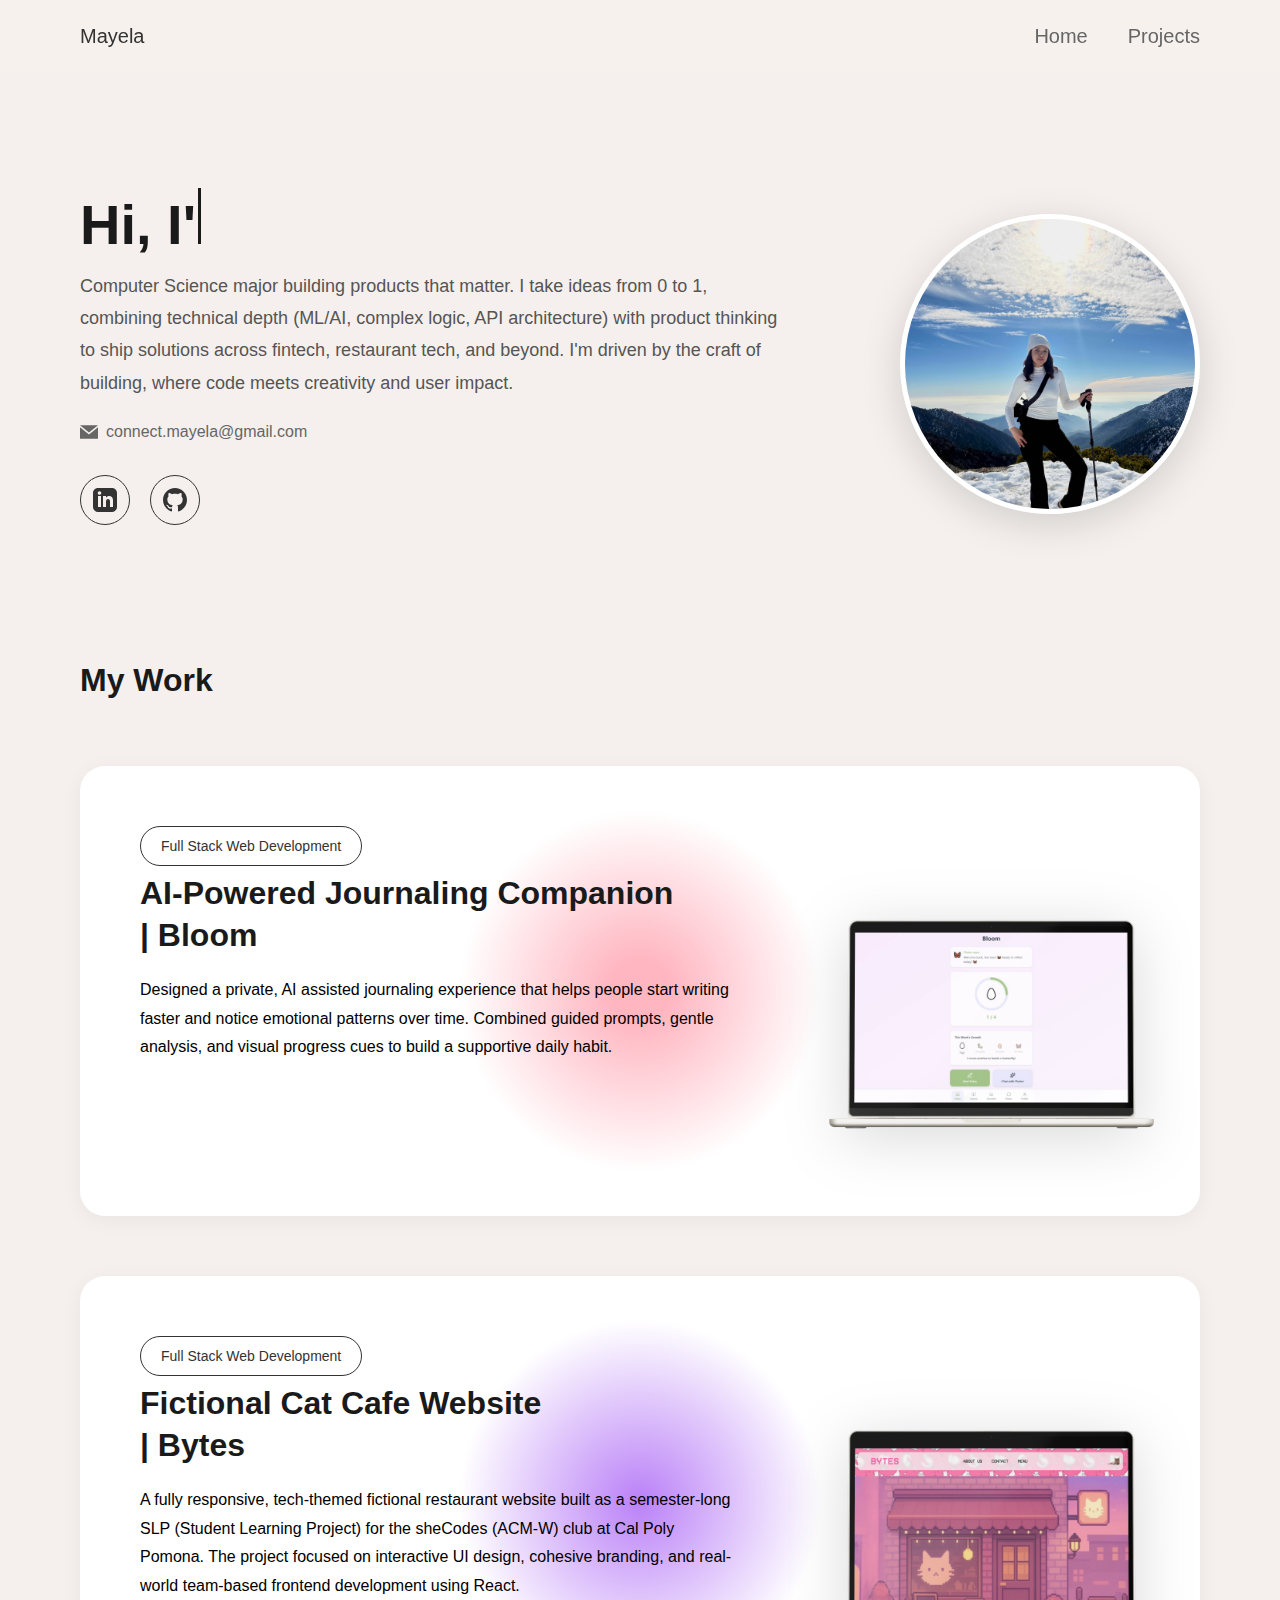
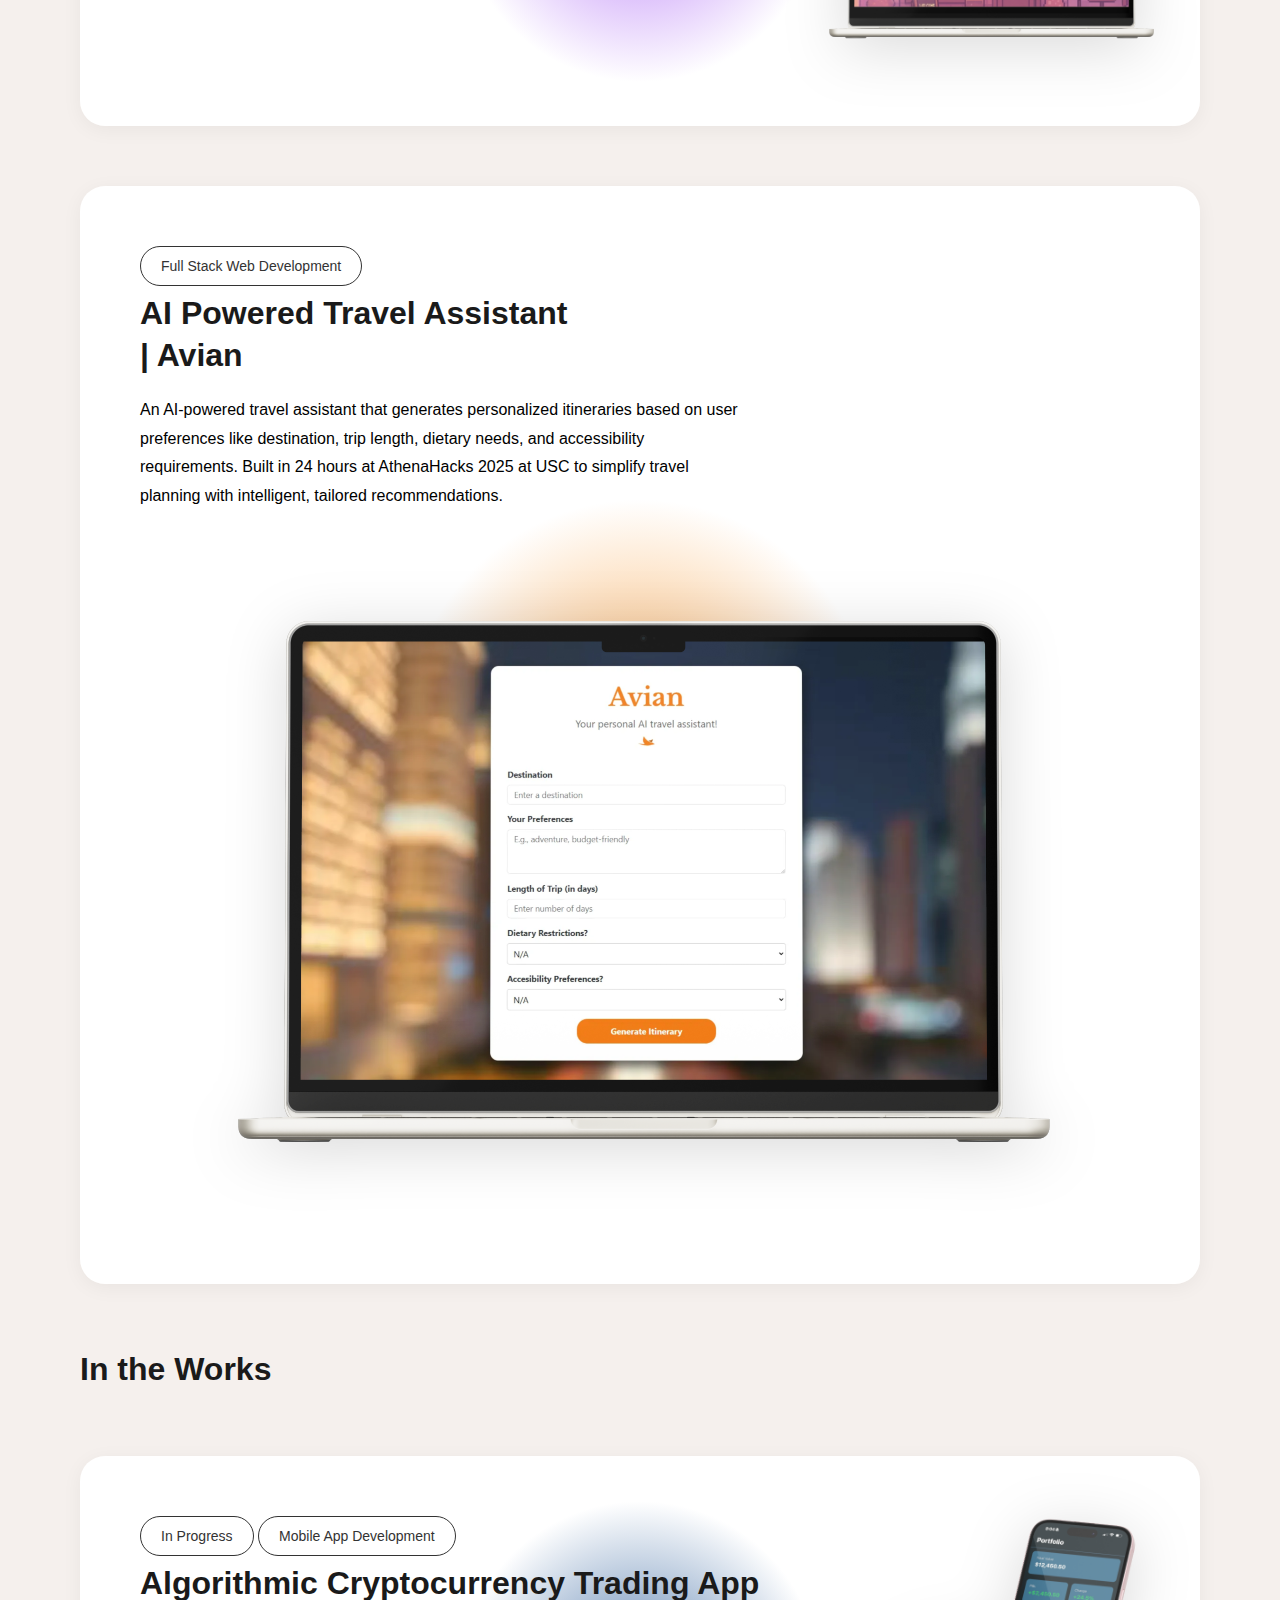
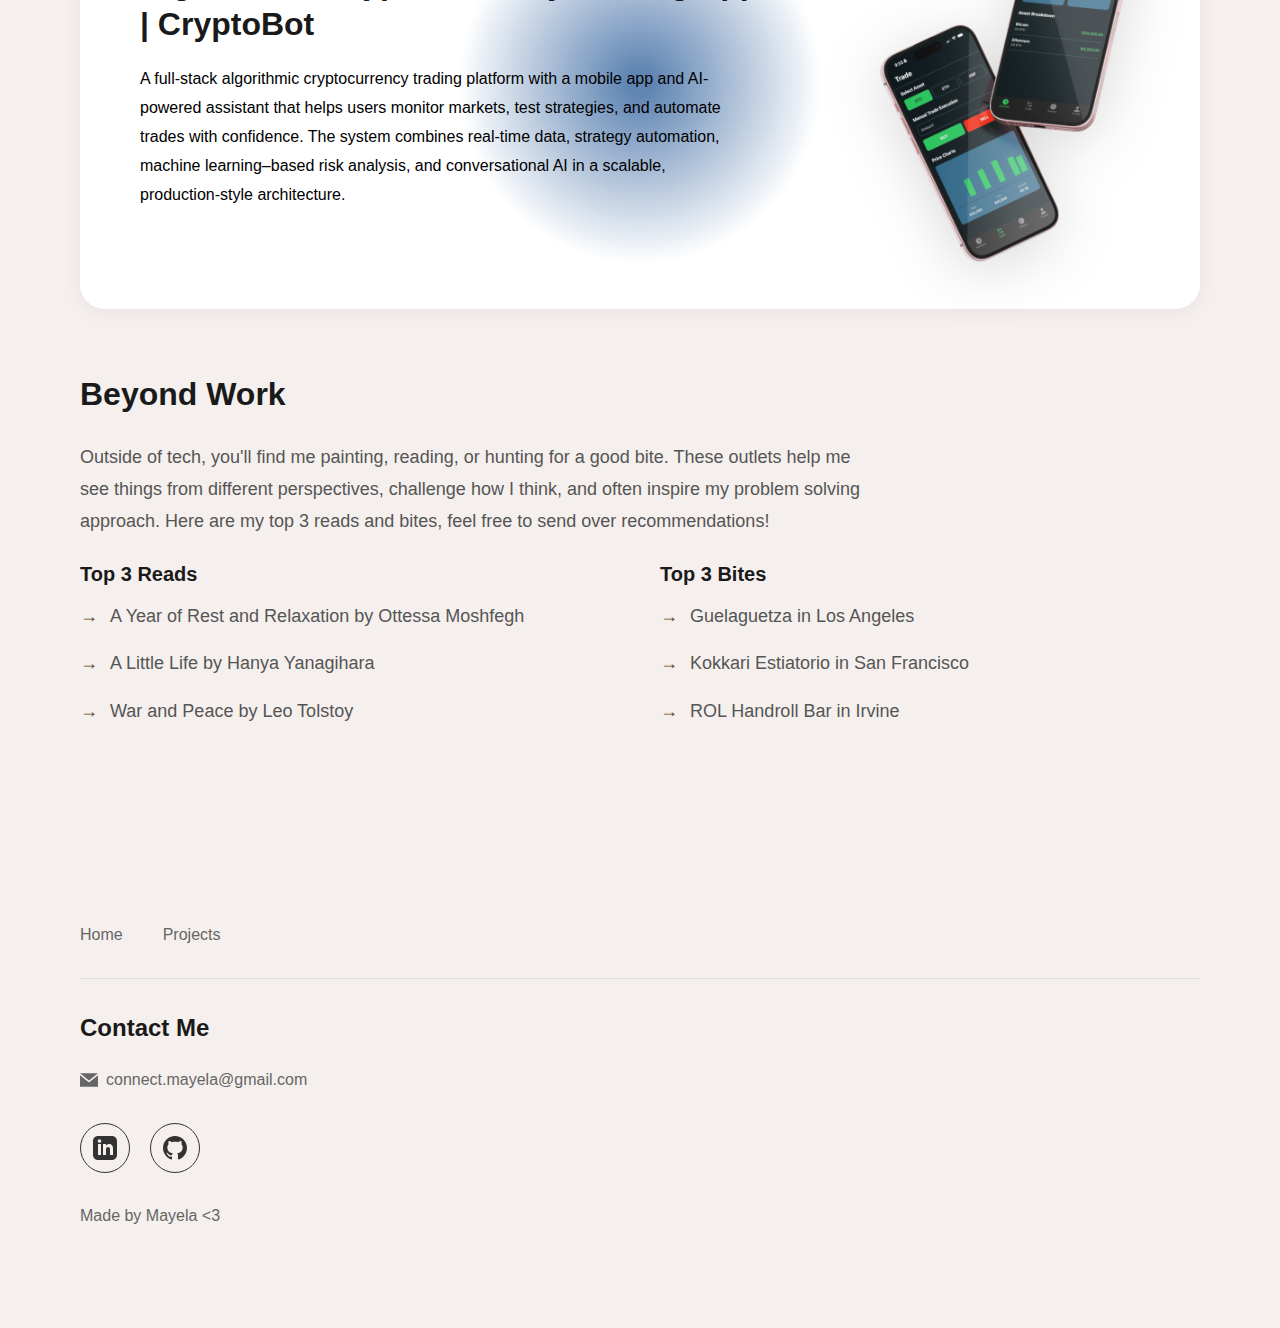
<file: index.html>
<!DOCTYPE html>
<html lang="en">
<head>
    <meta charset="UTF-8">
    <meta name="viewport" content="width=device-width, initial-scale=1.0">
    <title>Mayela - Portfolio</title>
    <link rel="stylesheet" href="styles.css">
</head>
<body>
<!-- Navigation -->
<nav class="navbar">
    <div class="nav-container">
        <div class="logo"><a href="index.html" class="logo-link">Mayela</a></div>
        <ul class="nav-menu">
            <li><a href="index.html" class="nav-link">Home</a></li>
            <li><a href="index.html#projects" class="nav-link">Projects</a></li>
        </ul>
    </div>
</nav>

<!-- Hero Section -->
<section id="home" class="hero">
    <div class="container">
        <div class="hero-content">
            <div class="hero-text">
                <div class="hero-title-wrapper">
                    <h1 class="hero-title-animated" id="hero-typing"></h1>
                </div>
                <p class="hero-description">
                    Computer Science major building products that matter. I take ideas from 0 to 1, combining technical depth 
                    (ML/AI, complex logic, API architecture) with product thinking to ship solutions across fintech, restaurant 
                    tech, and beyond. I'm driven by the craft of building, where code meets creativity and user impact.
                </p>

                <!-- Email and Social Links -->
                <p class="hero-email">
                    <svg width="18" height="18" viewBox="0 0 24 24" fill="currentColor">
                        <path d="M12 12.713l-11.985-9.713h23.97l-11.985 9.713zm0 2.574l-12-9.725v15.438h24v-15.438l-12 9.725z"/>
                    </svg>
                    connect.mayela@gmail.com
                </p>
                
                <div class="social-links">
                    <a href="https://linkedin.com/in/mayelaa" target="_blank" class="social-link" aria-label="LinkedIn">
                        <svg width="24" height="24" viewBox="0 0 24 24" fill="currentColor">
                            <path d="M19 0h-14c-2.761 0-5 2.239-5 5v14c0 2.761 2.239 5 5 5h14c2.762 0 5-2.239 5-5v-14c0-2.761-2.238-5-5-5zm-11 19h-3v-11h3v11zm-1.5-12.268c-.966 0-1.75-.79-1.75-1.764s.784-1.764 1.75-1.764 1.75.79 1.75 1.764-.783 1.764-1.75 1.764zm13.5 12.268h-3v-5.604c0-3.368-4-3.113-4 0v5.604h-3v-11h3v1.765c1.396-2.586 7-2.777 7 2.476v6.759z"/>
                        </svg>
                    </a>
                    <a href="https://github.com/mayela101" target="_blank" class="social-link" aria-label="GitHub">
                        <svg width="24" height="24" viewBox="0 0 24 24" fill="currentColor">
                            <path d="M12 0c-6.626 0-12 5.373-12 12 0 5.302 3.438 9.8 8.207 11.387.599.111.793-.261.793-.577v-2.234c-3.338.726-4.033-1.416-4.033-1.416-.546-1.387-1.333-1.756-1.333-1.756-1.089-.745.083-.729.083-.729 1.205.084 1.839 1.237 1.839 1.237 1.07 1.834 2.807 1.304 3.492.997.107-.775.418-1.305.762-1.604-2.665-.305-5.467-1.334-5.467-5.931 0-1.311.469-2.381 1.236-3.221-.124-.303-.535-1.524.117-3.176 0 0 1.008-.322 3.301 1.23.957-.266 1.983-.399 3.003-.404 1.02.005 2.047.138 3.006.404 2.291-1.552 3.297-1.23 3.297-1.23.653 1.653.242 2.874.118 3.176.77.84 1.235 1.911 1.235 3.221 0 4.609-2.807 5.624-5.479 5.921.43.372.823 1.102.823 2.222v3.293c0 .319.192.694.801.576 4.765-1.589 8.199-6.086 8.199-11.386 0-6.627-5.373-12-12-12z"/>
                        </svg>
                    </a>
                </div>
            </div>

            <!-- Profile Picture -->
            <div class="hero-image">
                <img src="mayela.jpg" alt="Mayela" class="profile-picture">
            </div>
        </div>
    </div>
</section>

    <!-- Projects Section -->
    <section id="projects" class="projects">
        <div class="container">

        <div class="content-section">
                <h2>My Work</h2>
        </div>
            <a href="bloom.html" class="project-link">
                <div class="project-card">
                    <div class="project-content">
                        <span class="project-tag">Full Stack Web Development</span>
                        <h2 class="project-title">AI-Powered Journaling Companion</h2>
                        <h2 class="project-title1">| Bloom</h2>
                        <p class="project-description">
                            Designed a private, AI assisted journaling experience that helps people start 
                            writing faster and notice emotional patterns over time. Combined guided prompts, 
                            gentle analysis, and visual progress cues to build a supportive daily habit.
                        </p>
                    </div>
                    <!-- Laptop Mockup Image -->
                    <div class="project-mockup">
                        <img src="sample3.png" alt="Bloom App Mockup" class="device-mockup">
                    </div>
                </div>
            </a>


            <a href="bytes.html" class="project-link">
                <div class="project-card3">
                    <div class="project-content">
                        <span class="project-tag">Full Stack Web Development</span>
                        <h2 class="project-title">Fictional Cat Cafe Website</h2>
                        <h2 class="project-title1">| Bytes</h2>
                        <p class="project-description">
                            A fully responsive, tech-themed fictional restaurant website built as a semester-long SLP 
                            (Student Learning Project) for the sheCodes (ACM-W) club at Cal Poly Pomona. The project 
                            focused on interactive UI design, cohesive branding, and real-world team-based frontend 
                            development using React.
                        </p>
                    </div>
                    <!-- Laptop Mockup Image -->
                    <div class="project-mockup3">
                        <img src="mockup4.png" alt="Bytes Cafe Mockup" class="device-mockup">
                    </div>
                </div>
            </a>

            

            <a href="avian.html" class="project-link">
                <div class="project-card4">
                    <div class="project-content">
                        <span class="project-tag">Full Stack Web Development</span>
                        <h2 class="project-title">AI Powered Travel Assistant</h2>
                        <h2 class="project-title1">| Avian</h2>
                        <p class="project-description">
                            An AI-powered travel assistant that generates personalized itineraries based on user preferences like 
                            destination, trip length, dietary needs, and accessibility requirements. Built in 24 hours at AthenaHacks 
                            2025 at USC to simplify travel planning with intelligent, tailored recommendations.
                        </p>
                    </div>
                    <!-- Laptop Mockup Image -->
                    <div class="project-mockup5">
                        <img src="mockup5.png" alt="Avian Cafe Mockup" class="device-mockup">
                    </div>
                </div>
            </a>

            <div class="content-section">
                <h2>In the Works</h2>
            </div>

                        <a href="cryptobot.html" class="project-link">
                <div class="project-card2">
                    <div class="project-content">
                                                <span class="project-tag">In Progress</span>
                        <span class="project-tag">Mobile App Development</span>
                        <h2 class="project-title">Algorithmic Cryptocurrency Trading App</h2>
                        <h2 class="project-title1">| CryptoBot</h2>
                        <p class="project-description">
                            A full-stack algorithmic cryptocurrency trading platform with a mobile app and 
                            AI-powered assistant that helps users monitor markets, test strategies, and automate 
                            trades with confidence. The system combines real-time data, strategy automation, 
                            machine learning–based risk analysis, and conversational AI in a scalable, production-style 
                            architecture.
                        </p>
                    </div>
                    <!-- Phone Mockup Image -->
                    <div class="project-mockup2">
                        <img src="mockup3.png" alt="CryptoBot App Mockup" class="device-mockup">
                    </div>
                </div>
            </a>

            <div class="content-section">
                <h2>Beyond Work</h2>
                    <p>Outside of tech, you'll find me painting, reading, or hunting for a good bite. These outlets 
                    help me see things from different perspectives, challenge how I think, and often inspire my problem
                    solving approach. Here are my top 3 reads and bites, feel free to send over recommendations!</p>

                
                <div class="reads-bites-container">
                    <div class="column">
                        <h4>Top 3 Reads</h4>
                        <ul>
                            <li>A Year of Rest and Relaxation by Ottessa Moshfegh</li>
                            <li>A Little Life by Hanya Yanagihara</li>
                            <li>War and Peace by Leo Tolstoy</li>
                        </ul>
                    </div>
                    
                    <div class="column">
                        <h4>Top 3 Bites</h4>
                        <ul>
                            <li>Guelaguetza in Los Angeles</li>
                            <li>Kokkari Estiatorio in San Francisco</li>
                            <li>ROL Handroll Bar in Irvine</li>
                        </ul>
                    </div>
                </div>
                
            </div>
            
        </div>
    </section>

<!-- Contact Section -->
<section id="contact" class="contact">
    <div class="container">
        <!-- Contact Heading -->
        
        <!-- Navigation Links -->
        <div class="footer-nav">
            <a href="index.html" class="footer-nav-link">Home</a>
            <a href="index.html#projects" class="footer-nav-link">Projects</a>
        </div>
        
        <!-- Social Links -->
        <h3 class="contact-heading">Contact Me</h3>
        <p>
                <svg width="18" height="18" viewBox="0 0 24 24" fill="currentColor">
                    <path d="M12 12.713l-11.985-9.713h23.97l-11.985 9.713zm0 2.574l-12-9.725v15.438h24v-15.438l-12 9.725z"/>
                </svg>
                connect.mayela@gmail.com
        </p>
        <div class="social-links">

            <a href="https://linkedin.com/in/mayelaa" target="_blank" class="social-link" aria-label="LinkedIn">
                <svg width="24" height="24" viewBox="0 0 24 24" fill="currentColor">
                    <path d="M19 0h-14c-2.761 0-5 2.239-5 5v14c0 2.761 2.239 5 5 5h14c2.762 0 5-2.239 5-5v-14c0-2.761-2.238-5-5-5zm-11 19h-3v-11h3v11zm-1.5-12.268c-.966 0-1.75-.79-1.75-1.764s.784-1.764 1.75-1.764 1.75.79 1.75 1.764-.783 1.764-1.75 1.764zm13.5 12.268h-3v-5.604c0-3.368-4-3.113-4 0v5.604h-3v-11h3v1.765c1.396-2.586 7-2.777 7 2.476v6.759z"/>
                </svg>
            </a>
            <a href="https://github.com/mayela101" target="_blank" class="social-link" aria-label="GitHub">
                <svg width="24" height="24" viewBox="0 0 24 24" fill="currentColor">
                    <path d="M12 0c-6.626 0-12 5.373-12 12 0 5.302 3.438 9.8 8.207 11.387.599.111.793-.261.793-.577v-2.234c-3.338.726-4.033-1.416-4.033-1.416-.546-1.387-1.333-1.756-1.333-1.756-1.089-.745.083-.729.083-.729 1.205.084 1.839 1.237 1.839 1.237 1.07 1.834 2.807 1.304 3.492.997.107-.775.418-1.305.762-1.604-2.665-.305-5.467-1.334-5.467-5.931 0-1.311.469-2.381 1.236-3.221-.124-.303-.535-1.524.117-3.176 0 0 1.008-.322 3.301 1.23.957-.266 1.983-.399 3.003-.404 1.02.005 2.047.138 3.006.404 2.291-1.552 3.297-1.23 3.297-1.23.653 1.653.242 2.874.118 3.176.77.84 1.235 1.911 1.235 3.221 0 4.609-2.807 5.624-5.479 5.921.43.372.823 1.102.823 2.222v3.293c0 .319.192.694.801.576 4.765-1.589 8.199-6.086 8.199-11.386 0-6.627-5.373-12-12-12z"/>
                </svg>
            </a>
        </div>
        
        <p class="footer-credit">Made by Mayela <3</p>
    </div>
</section>

    <script src="script.js"></script>
</body>
</html>
</file>
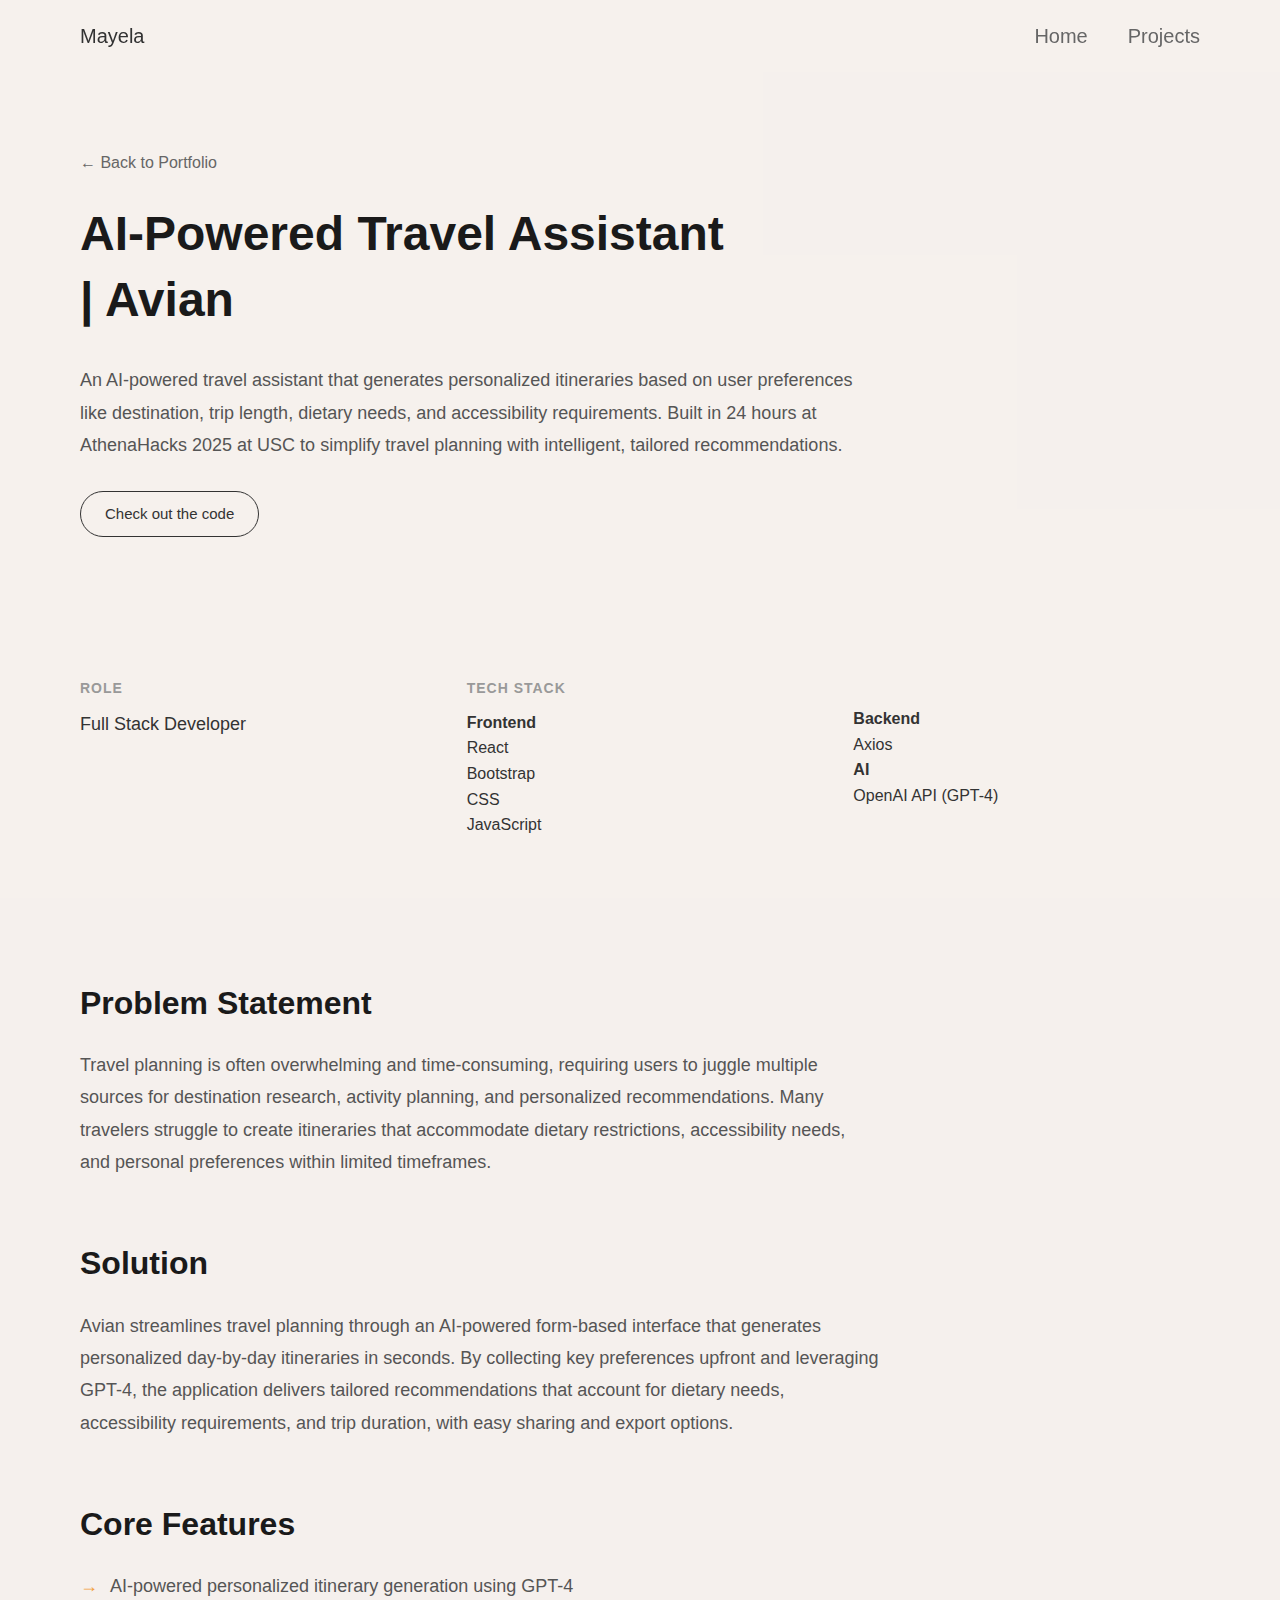
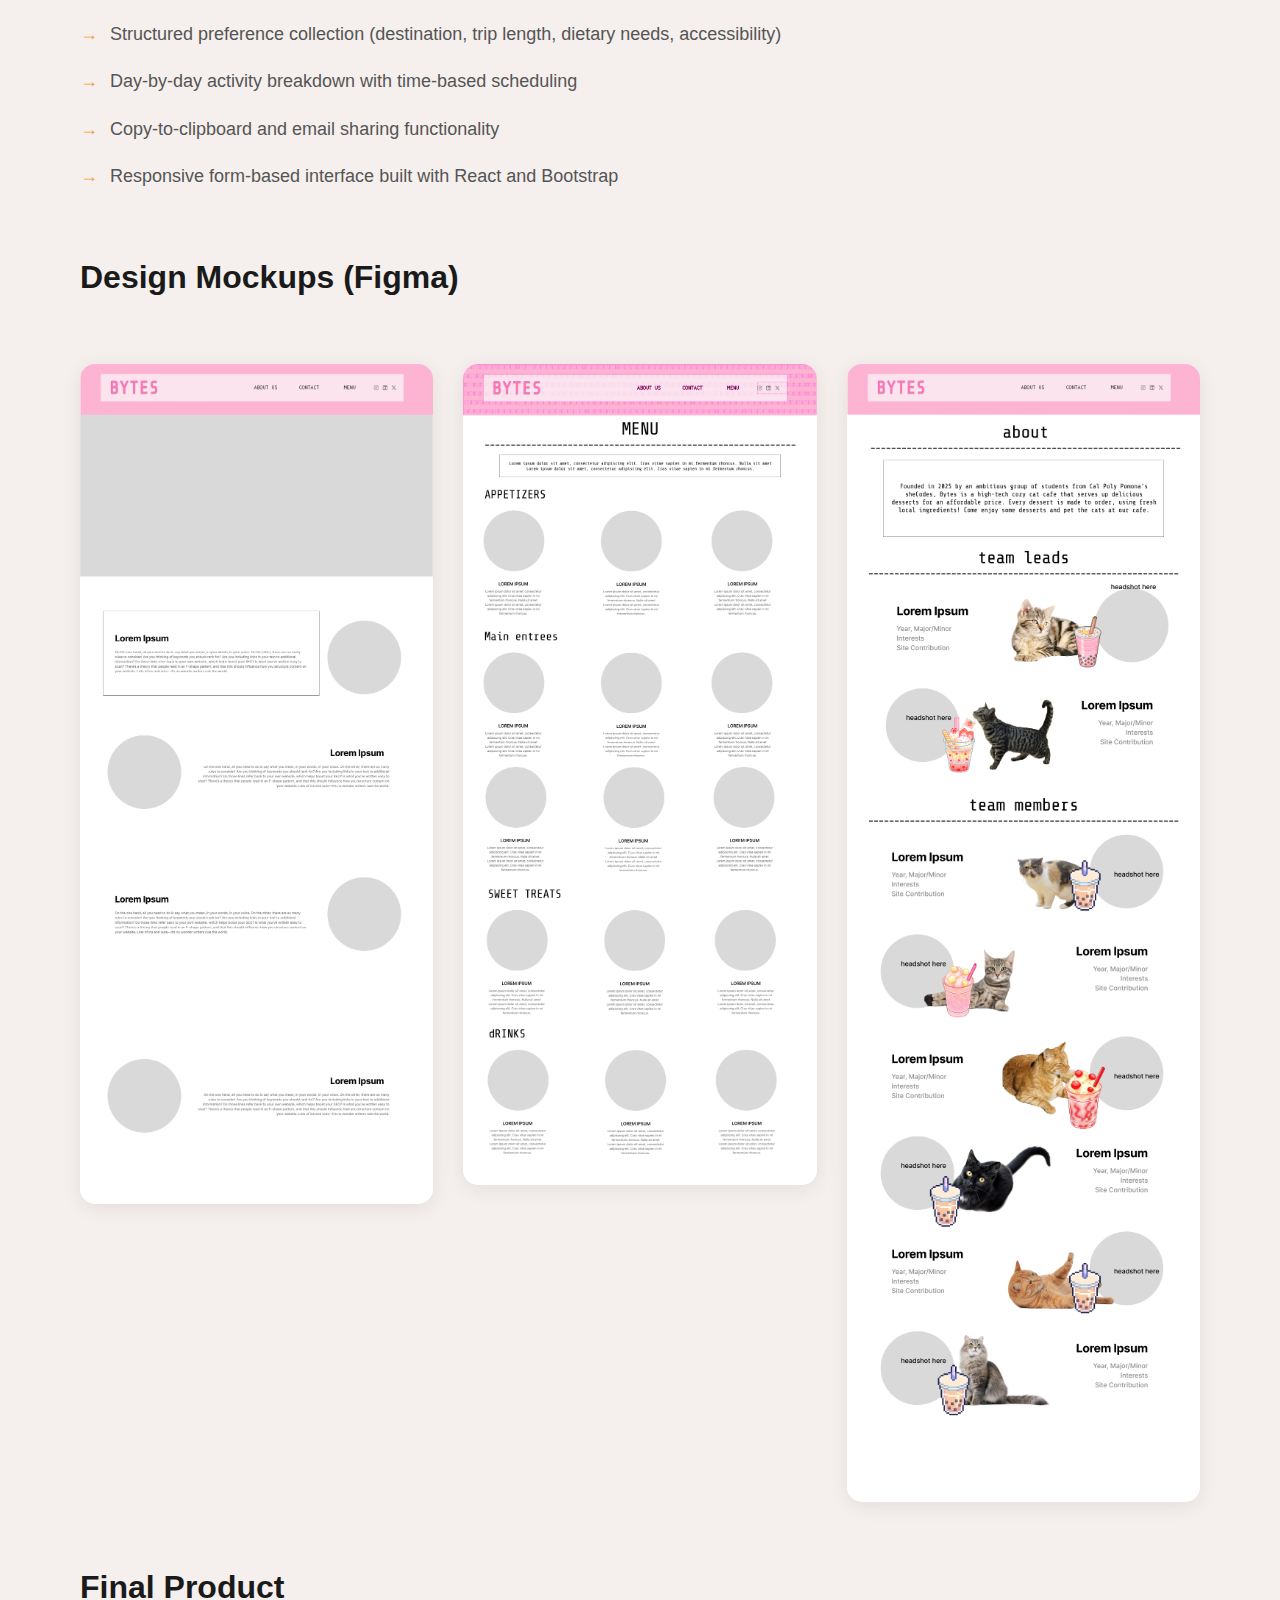
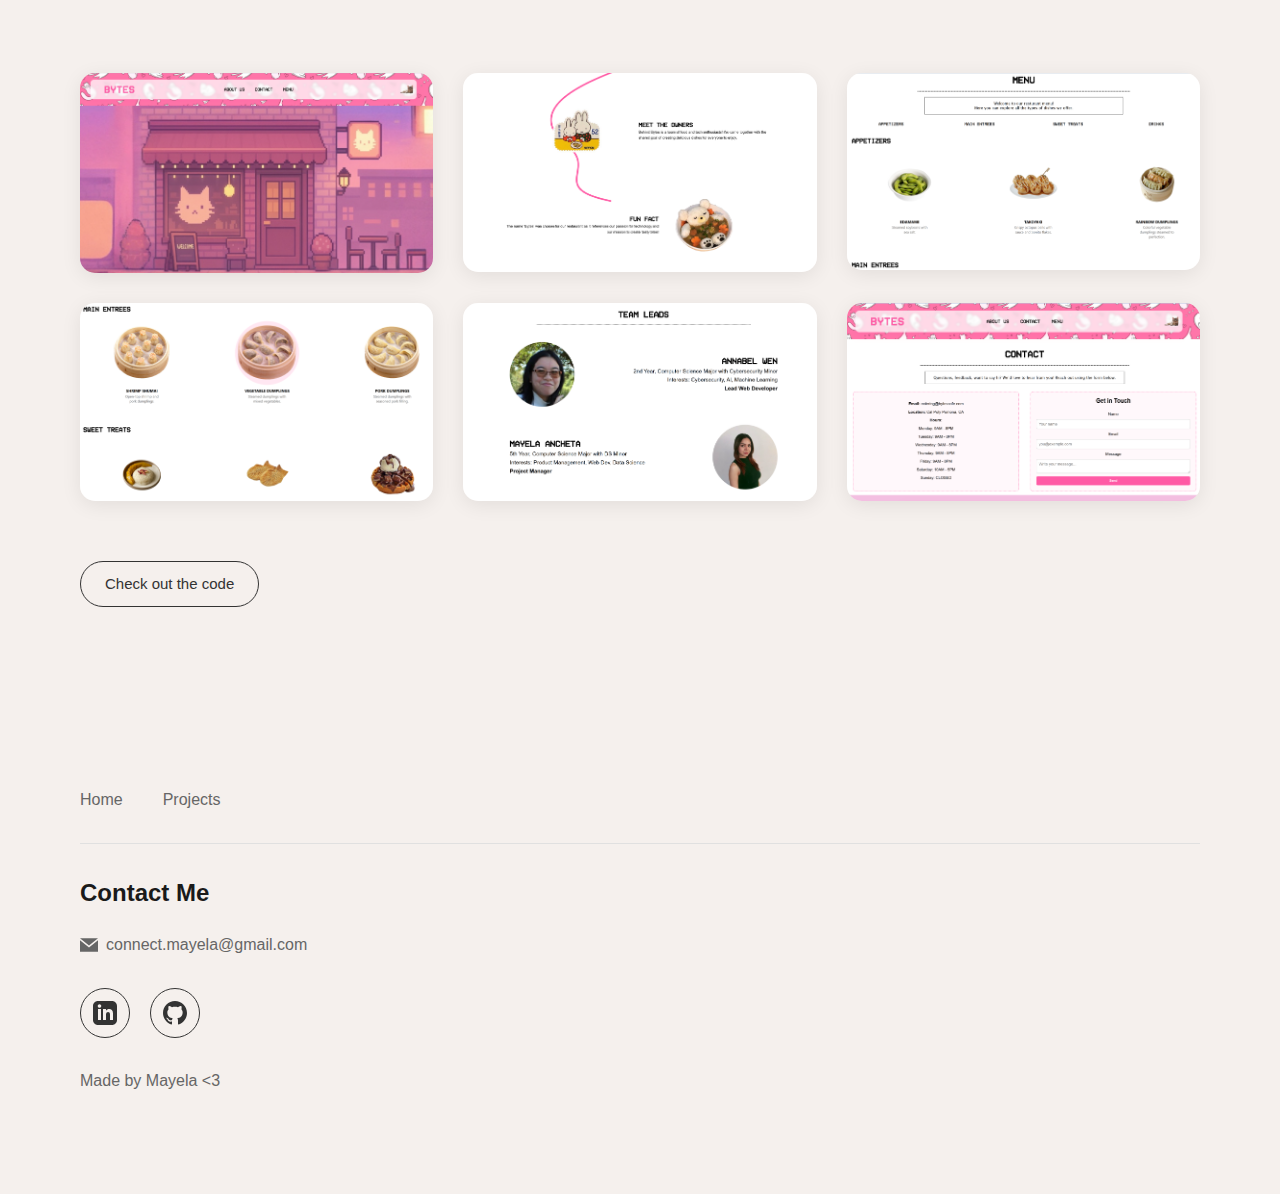
<file: avian.html>
<!DOCTYPE html>
<html lang="en">
<head>
    <meta charset="UTF-8">
    <meta name="viewport" content="width=device-width, initial-scale=1.0">
    <title>Avian | Mayela</title>
    <link rel="stylesheet" href="styles.css">
    <link rel="stylesheet" href="avian-styles.css">
</head>
<body>
<!-- Navigation -->
<nav class="navbar">
    <div class="nav-container">
        <div class="logo"><a href="index.html" class="logo-link">Mayela</a></div>
        <ul class="nav-menu">
            <li><a href="index.html" class="nav-link">Home</a></li>
            <li><a href="index.html#projects" class="nav-link">Projects</a></li>
        </ul>
    </div>
</nav>

    <!-- Project Hero -->
    <section class="project-hero avian-hero">
<div class="container">
            <a href="index.html" class="back-link">← Back to Portfolio</a>
            <h1 class="project-hero-title">AI-Powered Travel Assistant</h1>
            <h2 class="project-hero-subtitle">| Avian</h2>
            <p class="project-hero-description">
                An AI-powered travel assistant that generates personalized itineraries based on user preferences like 
                destination, trip length, dietary needs, and accessibility requirements. Built in 24 hours at AthenaHacks 
                2025 at USC to simplify travel planning with intelligent, tailored recommendations.
            </p>
            <div class="project-links">
                <a href="https://github.com/mayela101/Web-Dev-2025" target="_blank" class="project-tag-link">
                    Check out the code
                </a>
            </div>
        </div>
    </section>

    <section class="project-details">
        <div class="container">
            <div class="detail-grid">
                <div class="detail-item">
                    <h3>Role</h3>
                    <p>Full Stack Developer</p>
                </div>

                <div class="detail-item">
                    <h3>Tech Stack</h3>
                    <p>
                        <h4>Frontend</h4>
                            React
                            <br>Bootstrap
                            <br>CSS
                            <br>JavaScript
                    </p>
                </div>
                <div class="detail-item">
                    <p>
                        <br>
                        <h4>Backend</h4>
                            Axios
                        <h4>AI</h4>
                            OpenAI API (GPT-4)
                    </p>
                </div>
        </div>
    </section>

    <!-- Project Content -->
    <section class="project-content">
        <div class="container">

            <div class="content-section">
                <h2>Problem Statement</h2>
                <p>Travel planning is often overwhelming and time-consuming, requiring users to juggle multiple 
                    sources for destination research, activity planning, and personalized recommendations. Many 
                    travelers struggle to create itineraries that accommodate dietary restrictions, accessibility 
                    needs, and personal preferences within limited timeframes.</p>
            </div>

            <div class="content-section">
                <h2>Solution</h2>
                <p>Avian streamlines travel planning through an AI-powered form-based interface that generates 
                    personalized day-by-day itineraries in seconds. By collecting key preferences upfront and 
                    leveraging GPT-4, the application delivers tailored recommendations that account for dietary 
                    needs, accessibility requirements, and trip duration, with easy sharing and export options.</p>
            </div>

            <div class="content-section">
                <h2>Core Features</h2>
                <ul>
                    <li>AI-powered personalized itinerary generation using GPT-4</li>
                    <li>Structured preference collection (destination, trip length, dietary needs, accessibility)</li>
                    <li>Day-by-day activity breakdown with time-based scheduling</li>
                    <li>Copy-to-clipboard and email sharing functionality</li>
                    <li>Responsive form-based interface built with React and Bootstrap</li>
                </ul>
            </div>
            <div class="content-section">
    <h2>Design Mockups (Figma)</h2>
</div>
            <!-- Screenshot Gallery -->
<div class="screenshot-gallery">
    <div class="screenshot-item">
        <img src="Desktop.png" alt="Home Page Figma">
    </div>
    <div class="screenshot-item">
        <img src="Desktop-2.png" alt="Menu Page Figma">
    </div>
    <div class="screenshot-item">
        <img src="Desktop-1.png" alt="About Page Figma">
    </div>
</div>

<!-- Lightbox Modal -->
<div id="lightbox" class="lightbox">
    <span class="lightbox-close">&times;</span>
    <img class="lightbox-content" id="lightbox-img" alt="Enlarged sketch view">
    <div class="lightbox-caption" id="lightbox-caption"></div>
</div>

<div class="content-section">
    <h2>Final Product</h2>
</div>

<!-- Screenshot Gallery -->
<div class="screenshot-gallery">
    <div class="screenshot-item">
        <img src="bytes-screenshot-1.png" alt="Bytes Home Page (Hero)">
    </div>
    <div class="screenshot-item">
        <img src="bytes-screenshot-4.png" alt="Bytes Home Page with Scroll Animation">
    </div>
    <div class="screenshot-item">
        <img src="bytes-screenshot-6.png" alt="Bytes Menu Page">
    </div>

        <div class="screenshot-item">
        <img src="bytes-screenshot-5.png" alt="Bytes Menu Page with Hover Aniamtion">
    </div>
    <div class="screenshot-item">
        <img src="bytes-screenshot-7.png" alt="Bytes About Page">
    </div>
    <div class="screenshot-item">
        <img src="bytes-screenshot-8.png" alt="Bytes Contact Page">
    </div>
</div>

            <div class="project-links">
                <a href="https://github.com/viri29/crypto-trading-bot" target="_blank" class="project-tag-link">
                    Check out the code
                </a>
            </div>
        </div>
    </section>

<!-- Contact Section -->
<section id="contact" class="contact">
    <div class="container">
        <!-- Contact Heading -->
        
        <!-- Navigation Links -->
        <div class="footer-nav">
            <a href="index.html" class="footer-nav-link">Home</a>
            <a href="index.html#projects" class="footer-nav-link">Projects</a>
        </div>
        
        <!-- Social Links -->
        <h3 class="contact-heading">Contact Me</h3>
        <p>
                <svg width="18" height="18" viewBox="0 0 24 24" fill="currentColor">
                    <path d="M12 12.713l-11.985-9.713h23.97l-11.985 9.713zm0 2.574l-12-9.725v15.438h24v-15.438l-12 9.725z"/>
                </svg>
                connect.mayela@gmail.com
        </p>
        <div class="social-links">

            <a href="https://linkedin.com/in/mayelaa" target="_blank" class="social-link" aria-label="LinkedIn">
                <svg width="24" height="24" viewBox="0 0 24 24" fill="currentColor">
                    <path d="M19 0h-14c-2.761 0-5 2.239-5 5v14c0 2.761 2.239 5 5 5h14c2.762 0 5-2.239 5-5v-14c0-2.761-2.238-5-5-5zm-11 19h-3v-11h3v11zm-1.5-12.268c-.966 0-1.75-.79-1.75-1.764s.784-1.764 1.75-1.764 1.75.79 1.75 1.764-.783 1.764-1.75 1.764zm13.5 12.268h-3v-5.604c0-3.368-4-3.113-4 0v5.604h-3v-11h3v1.765c1.396-2.586 7-2.777 7 2.476v6.759z"/>
                </svg>
            </a>
            <a href="https://github.com/mayela101" target="_blank" class="social-link" aria-label="GitHub">
                <svg width="24" height="24" viewBox="0 0 24 24" fill="currentColor">
                    <path d="M12 0c-6.626 0-12 5.373-12 12 0 5.302 3.438 9.8 8.207 11.387.599.111.793-.261.793-.577v-2.234c-3.338.726-4.033-1.416-4.033-1.416-.546-1.387-1.333-1.756-1.333-1.756-1.089-.745.083-.729.083-.729 1.205.084 1.839 1.237 1.839 1.237 1.07 1.834 2.807 1.304 3.492.997.107-.775.418-1.305.762-1.604-2.665-.305-5.467-1.334-5.467-5.931 0-1.311.469-2.381 1.236-3.221-.124-.303-.535-1.524.117-3.176 0 0 1.008-.322 3.301 1.23.957-.266 1.983-.399 3.003-.404 1.02.005 2.047.138 3.006.404 2.291-1.552 3.297-1.23 3.297-1.23.653 1.653.242 2.874.118 3.176.77.84 1.235 1.911 1.235 3.221 0 4.609-2.807 5.624-5.479 5.921.43.372.823 1.102.823 2.222v3.293c0 .319.192.694.801.576 4.765-1.589 8.199-6.086 8.199-11.386 0-6.627-5.373-12-12-12z"/>
                </svg>
            </a>
        </div>
        
        <p class="footer-credit">Made by Mayela <3</p>
    </div>
</section>

    <script src="script.js"></script>
    <script src="bloom-typewriter.js"></script>
</body>
</html>
</file>
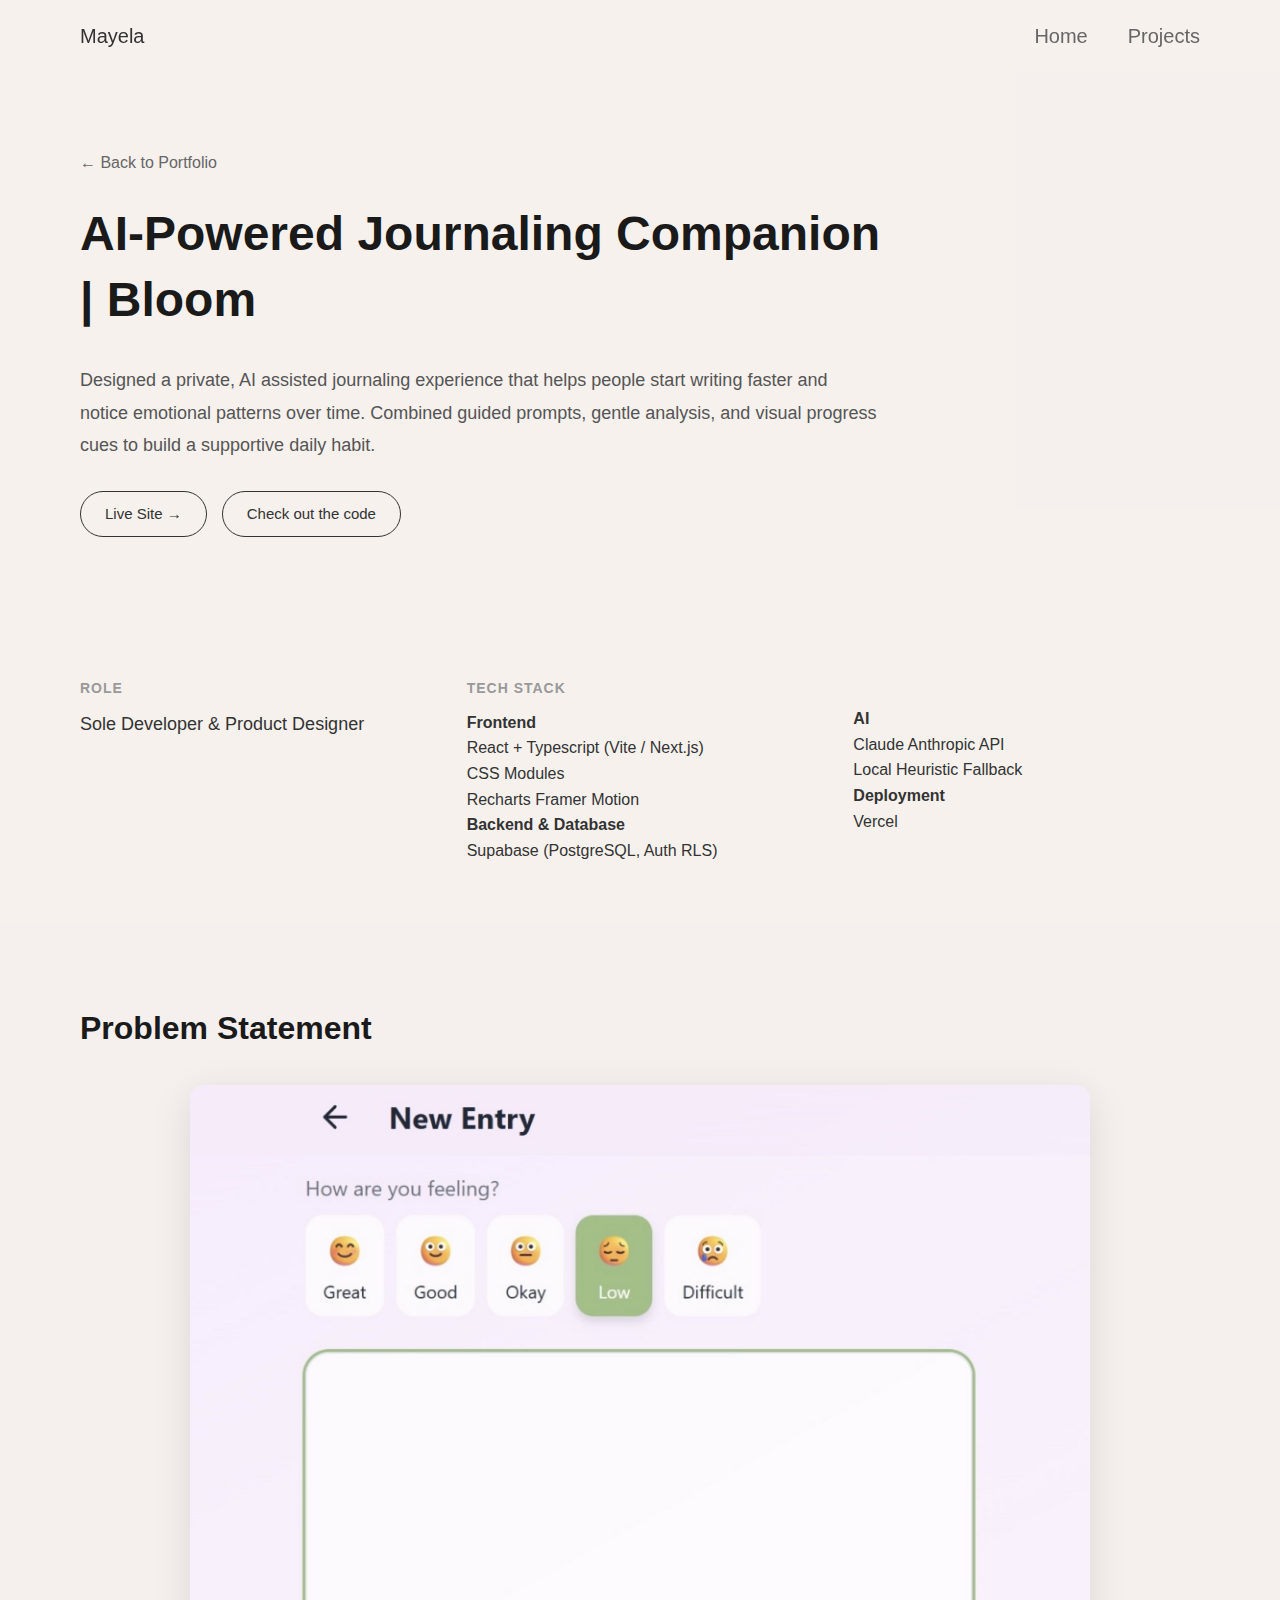
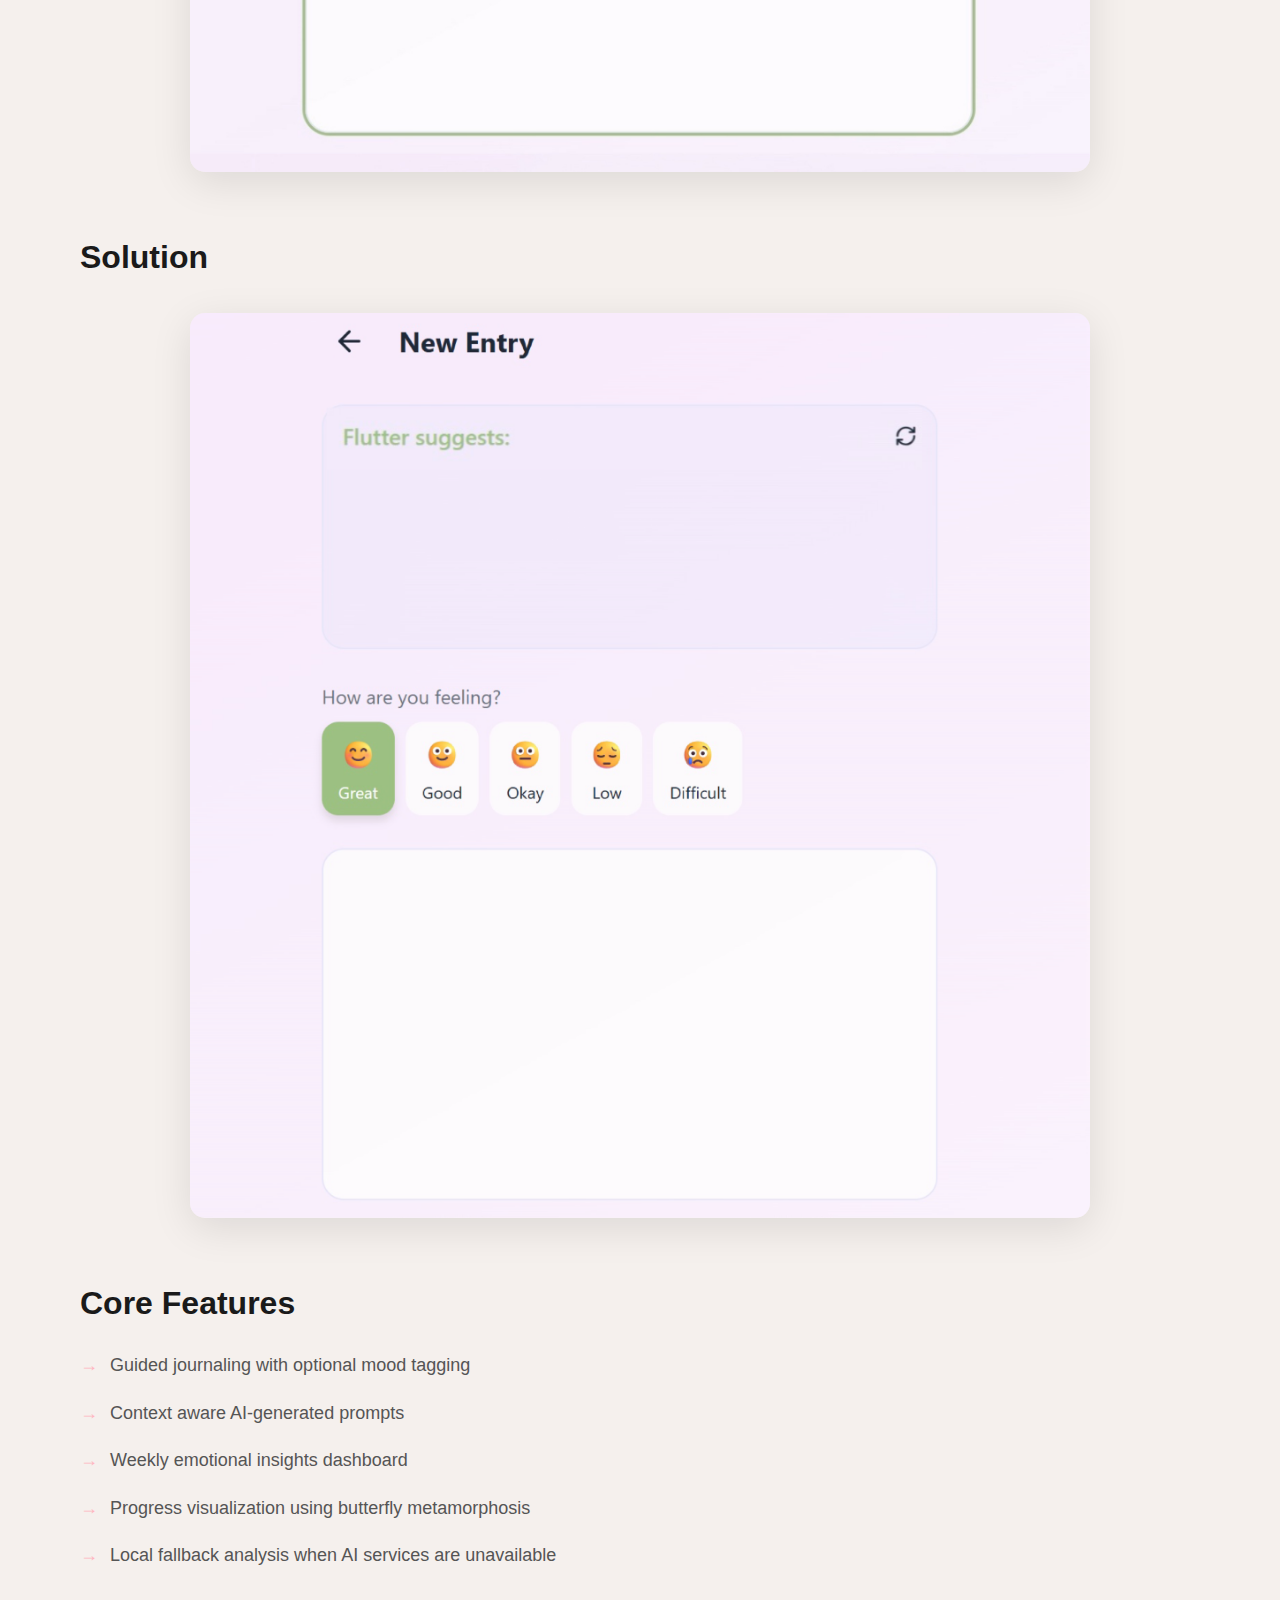
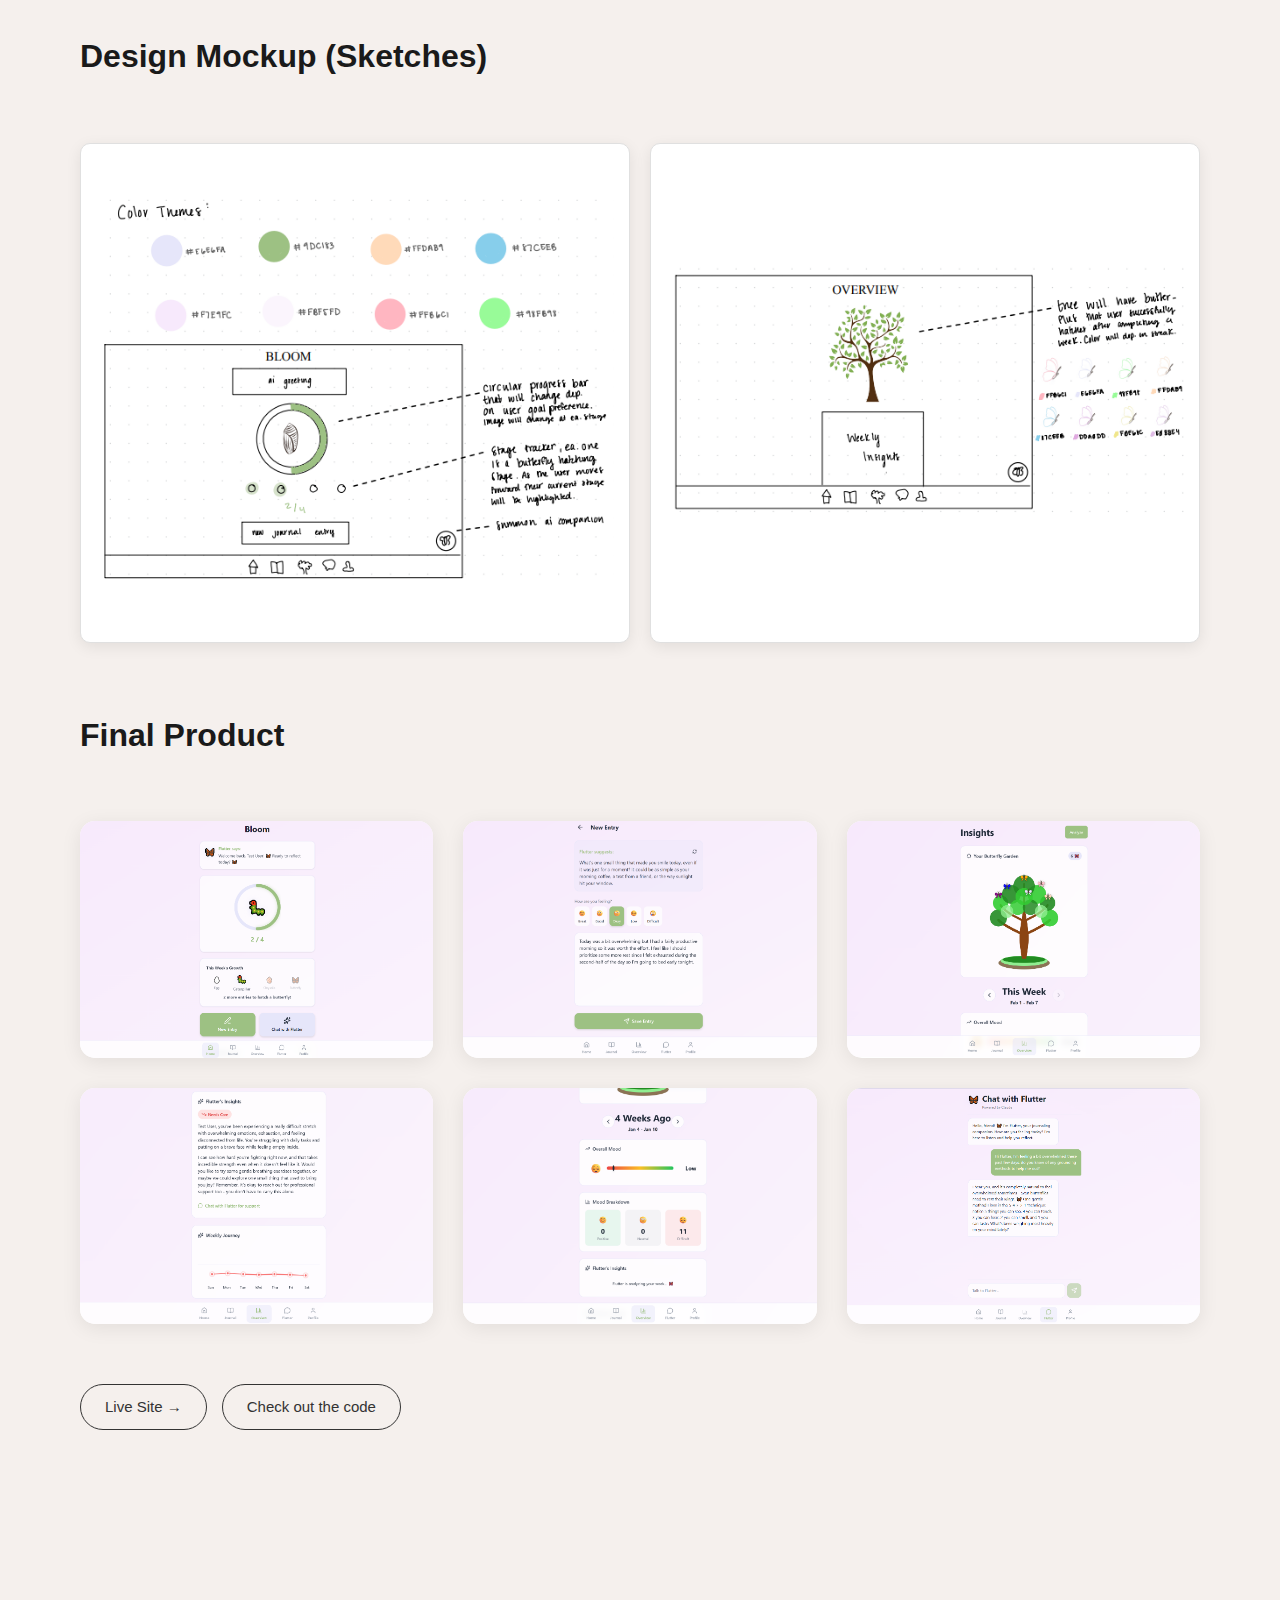
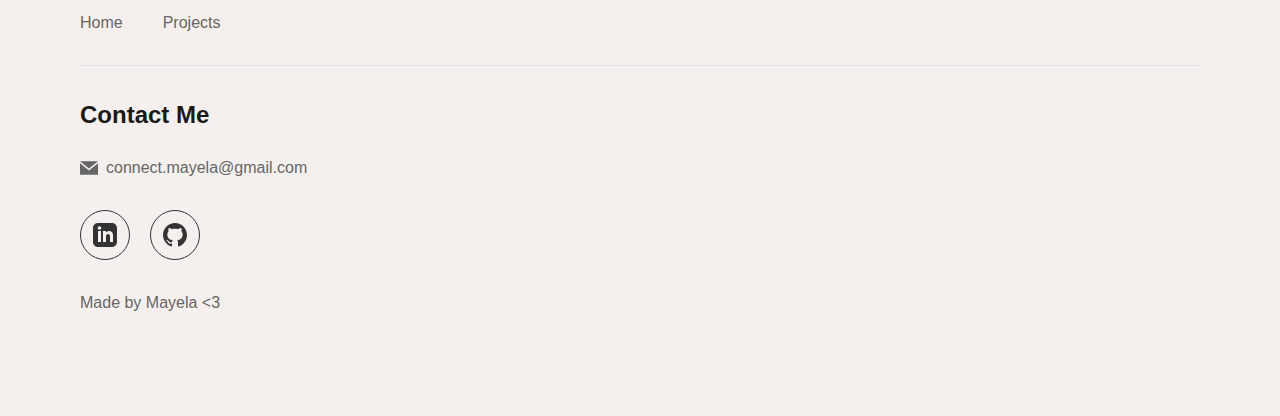
<file: bloom.html>
<!DOCTYPE html>
<html lang="en">
<head>
    <meta charset="UTF-8">
    <meta name="viewport" content="width=device-width, initial-scale=1.0">
    <title>Bloom | Mayela</title>
    <link rel="stylesheet" href="styles.css">
    <link rel="stylesheet" href="bloom-styles.css">
</head>
<body>
<!-- Navigation -->
<nav class="navbar">
    <div class="nav-container">
        <div class="logo"><a href="index.html" class="logo-link">Mayela</a></div>
        <ul class="nav-menu">
            <li><a href="index.html" class="nav-link">Home</a></li>
            <li><a href="index.html#projects" class="nav-link">Projects</a></li>
        </ul>
    </div>
</nav>

<!-- Project Hero -->
<section class="project-hero bloom-hero">
    <div class="container">
        <a href="index.html" class="back-link">← Back to Portfolio</a>
        <h1 class="project-hero-title">AI-Powered Journaling Companion</h1>
        <h2 class="project-hero-subtitle">| Bloom</h2>
        <p class="project-hero-description">
            Designed a private, AI assisted journaling experience that helps people start 
            writing faster and notice emotional patterns over time. Combined guided prompts, 
            gentle analysis, and visual progress cues to build a supportive daily habit.
        </p>
        
        <!-- Project Links -->
        <div class="project-links">
            <a href="https://bloom-flame.vercel.app/" target="_blank" class="project-tag-link">
                Live Site →
            </a>
            <a href="https://github.com/mayela101/Bloom" target="_blank" class="project-tag-link">
                Check out the code
            </a>
        </div>
    </div>
</section>

    <section class="project-details">
        <div class="container">
            <div class="detail-grid">
                <div class="detail-item">
                    <h3>Role</h3>
                    <p>Sole Developer & Product Designer</p>
                </div>

                <div class="detail-item">
                    <h3>Tech Stack</h3>
                    <p>
                        <h4>Frontend</h4>

                            React + Typescript (Vite / Next.js)
                            <br>CSS Modules
                            <br>Recharts Framer Motion
                        <h4>Backend & Database</h4>
                            Supabase (PostgreSQL, Auth RLS)
                    </p>
                </div>
                <div class="detail-item">

                    <p>
                        <br>

                        <h4>AI</h4>
                        Claude Anthropic API
                        <br>Local Heuristic Fallback
                        <h4>Deployment</h4>
                        Vercel
                    </p>
                </div>
        </div>
    </section>

    <!-- Project Content -->
    <section class="project-content">
        <div class="container">

            <!-- Problem Statement with Interactive Journal Entry -->
            <div class="content-section">
                <h2>Problem Statement</h2>
                
                <!-- Journal Entry Mockup with Overlay Text -->
                <div class="journal-mockup-container">
                    <img src="interactive1.png" alt="Bloom Journal Interface" class="journal-bg">
                    
                    <!-- Overlay Text Area (mimics the text input in your screenshot) -->
                    <div class="journal-text-overlay">
                        <p class="typewriter" id="problem-text">
While journaling is widely recognized as beneficial for mental wellness, many struggle to maintain consistency. Common challenges include blank-page anxiety, uncertainty about what to write, and difficulty identifying emotional patterns over time.

Bloom addresses these challenges by creating a private, empathetic companion that encourages consistency and transforms journaling into a rewarding reflective habit.</p>
                    </div>
                </div>
<!-- In Problem Statement section, add this after the journal-mockup-container -->
<p class="mobile-static-text">
While journaling is widely recognized as beneficial for mental wellness, many struggle to maintain consistency. Common challenges include blank-page anxiety, uncertainty about what to write, and difficulty identifying emotional patterns over time.
<br><br>
Bloom addresses these challenges by creating a private, empathetic companion that encourages consistency and transforms journaling into a rewarding reflective habit.
</p>
            </div>

<!-- Solution with Interactive Journal Entry -->
<div class="content-section">
    <h2>Solution</h2>
    
    <div class="journal-mockup-container">
        <img src="bloom-journal-solution.png" alt="Bloom Journal Interface" class="journal-bg">
        
        <div class="journal-text-overlay-top">
            <p class="typewriter" id="solution-intro">
Bloom is an AI-assisted journaling application that combines:
• Guided, context-aware prompts
• Lightweight emotional analysis
• Visual progress metaphors
            </p>
        </div>
        
        <div class="journal-text-overlay-bottom">
            <p class="typewriter" id="solution-details">
The system is intentionally designed so that AI supports the user without thinking for them or criticizing their actions. Insights are reflective rather than prescriptive, and progress is framed as personal growth rather than performance or comparison.
            </p>
        </div>
    </div>

    <p class="mobile-static-text">
Bloom is an AI-assisted journaling application that combines:<br>
- Guided, context-aware prompts<br>
- Lightweight emotional analysis<br>
- Visual progress metaphors
<br><br>
The system is intentionally designed so that AI supports the user without thinking for them or criticizing their actions. Insights are reflective rather than prescriptive, and progress is framed as personal growth rather than performance or comparison.
</p>
</div>

            <div class="content-section">
                <h2>Core Features</h2>
                <ul>
                    <li>Guided journaling with optional mood tagging</li>
                    <li>Context aware AI-generated prompts</li>
                    <li>Weekly emotional insights dashboard</li>
                    <li>Progress visualization using butterfly metamorphosis</li>
                    <li>Local fallback analysis when AI services are unavailable</li>
                </ul>
            </div>

<div class="content-section">
    <h2>Design Mockup (Sketches)</h2>
</div>

<div class="sketches">
    <div class="sketch-wrapper">
        <img src="bloom-sketch1.png" alt="Bloom Sketch 1" class="sketch-img">
        <div class="zoom-icon">🔍</div>
    </div>
    <div class="sketch-wrapper">
        <img src="bloom-sketch2.png" alt="Bloom Sketch 2" class="sketch-img">
        <div class="zoom-icon">🔍</div>
    </div>
</div>

<!-- Lightbox Modal -->
<div id="lightbox" class="lightbox">
    <span class="lightbox-close">&times;</span>
    <img class="lightbox-content" id="lightbox-img" alt="Enlarged sketch view">
    <div class="lightbox-caption" id="lightbox-caption"></div>
</div>

<div class="content-section">
    <h2>Final Product</h2>
</div>

<!-- Screenshot Gallery -->
<div class="screenshot-gallery">
    <div class="screenshot-item">
        <img src="bloom-screenshot-1.png" alt="Bloom Dashboard">
    </div>
    <div class="screenshot-item">
        <img src="bloom-screenshot-2.png" alt="Bloom Journal Entry">
    </div>
    <div class="screenshot-item">
        <img src="bloom-screenshot-3.png" alt="Bloom Insights">
    </div>

        <div class="screenshot-item">
        <img src="bloom-screenshot-4.png" alt="Bloom Dashboard">
    </div>
    <div class="screenshot-item">
        <img src="bloom-screenshot-5.png" alt="Bloom Journal Entry">
    </div>
    <div class="screenshot-item">
        <img src="bloom-screenshot-6.png" alt="Bloom Insights">
    </div>
</div>

        <!-- Project Links -->
        <div class="project-links">
            <a href="https://bloom-flame.vercel.app/" target="_blank" class="project-tag-link">
                Live Site →
            </a>
            <a href="https://github.com/mayela101/Bloom" target="_blank" class="project-tag-link">
                Check out the code
            </a>
        </div>
        </div>

        
    </section>

    

    
<!-- Contact Section -->
<section id="contact" class="contact">
    <div class="container">
        <!-- Contact Heading -->
        
        <!-- Navigation Links -->
        <div class="footer-nav">
            <a href="index.html" class="footer-nav-link">Home</a>
            <a href="index.html#projects" class="footer-nav-link">Projects</a>
        </div>
        
        <!-- Social Links -->
        <h3 class="contact-heading">Contact Me</h3>
        <p>
                <svg width="18" height="18" viewBox="0 0 24 24" fill="currentColor">
                    <path d="M12 12.713l-11.985-9.713h23.97l-11.985 9.713zm0 2.574l-12-9.725v15.438h24v-15.438l-12 9.725z"/>
                </svg>
                connect.mayela@gmail.com
        </p>
        <div class="social-links">

            <a href="https://linkedin.com/in/mayelaa" target="_blank" class="social-link" aria-label="LinkedIn">
                <svg width="24" height="24" viewBox="0 0 24 24" fill="currentColor">
                    <path d="M19 0h-14c-2.761 0-5 2.239-5 5v14c0 2.761 2.239 5 5 5h14c2.762 0 5-2.239 5-5v-14c0-2.761-2.238-5-5-5zm-11 19h-3v-11h3v11zm-1.5-12.268c-.966 0-1.75-.79-1.75-1.764s.784-1.764 1.75-1.764 1.75.79 1.75 1.764-.783 1.764-1.75 1.764zm13.5 12.268h-3v-5.604c0-3.368-4-3.113-4 0v5.604h-3v-11h3v1.765c1.396-2.586 7-2.777 7 2.476v6.759z"/>
                </svg>
            </a>
            <a href="https://github.com/mayela101" target="_blank" class="social-link" aria-label="GitHub">
                <svg width="24" height="24" viewBox="0 0 24 24" fill="currentColor">
                    <path d="M12 0c-6.626 0-12 5.373-12 12 0 5.302 3.438 9.8 8.207 11.387.599.111.793-.261.793-.577v-2.234c-3.338.726-4.033-1.416-4.033-1.416-.546-1.387-1.333-1.756-1.333-1.756-1.089-.745.083-.729.083-.729 1.205.084 1.839 1.237 1.839 1.237 1.07 1.834 2.807 1.304 3.492.997.107-.775.418-1.305.762-1.604-2.665-.305-5.467-1.334-5.467-5.931 0-1.311.469-2.381 1.236-3.221-.124-.303-.535-1.524.117-3.176 0 0 1.008-.322 3.301 1.23.957-.266 1.983-.399 3.003-.404 1.02.005 2.047.138 3.006.404 2.291-1.552 3.297-1.23 3.297-1.23.653 1.653.242 2.874.118 3.176.77.84 1.235 1.911 1.235 3.221 0 4.609-2.807 5.624-5.479 5.921.43.372.823 1.102.823 2.222v3.293c0 .319.192.694.801.576 4.765-1.589 8.199-6.086 8.199-11.386 0-6.627-5.373-12-12-12z"/>
                </svg>
            </a>
        </div>
        
        <p class="footer-credit">Made by Mayela <3</p>
    </div>
</section>

    <script src="script.js"></script>
    <script src="bloom-typewriter.js"></script>
</body>
</html>
</file>
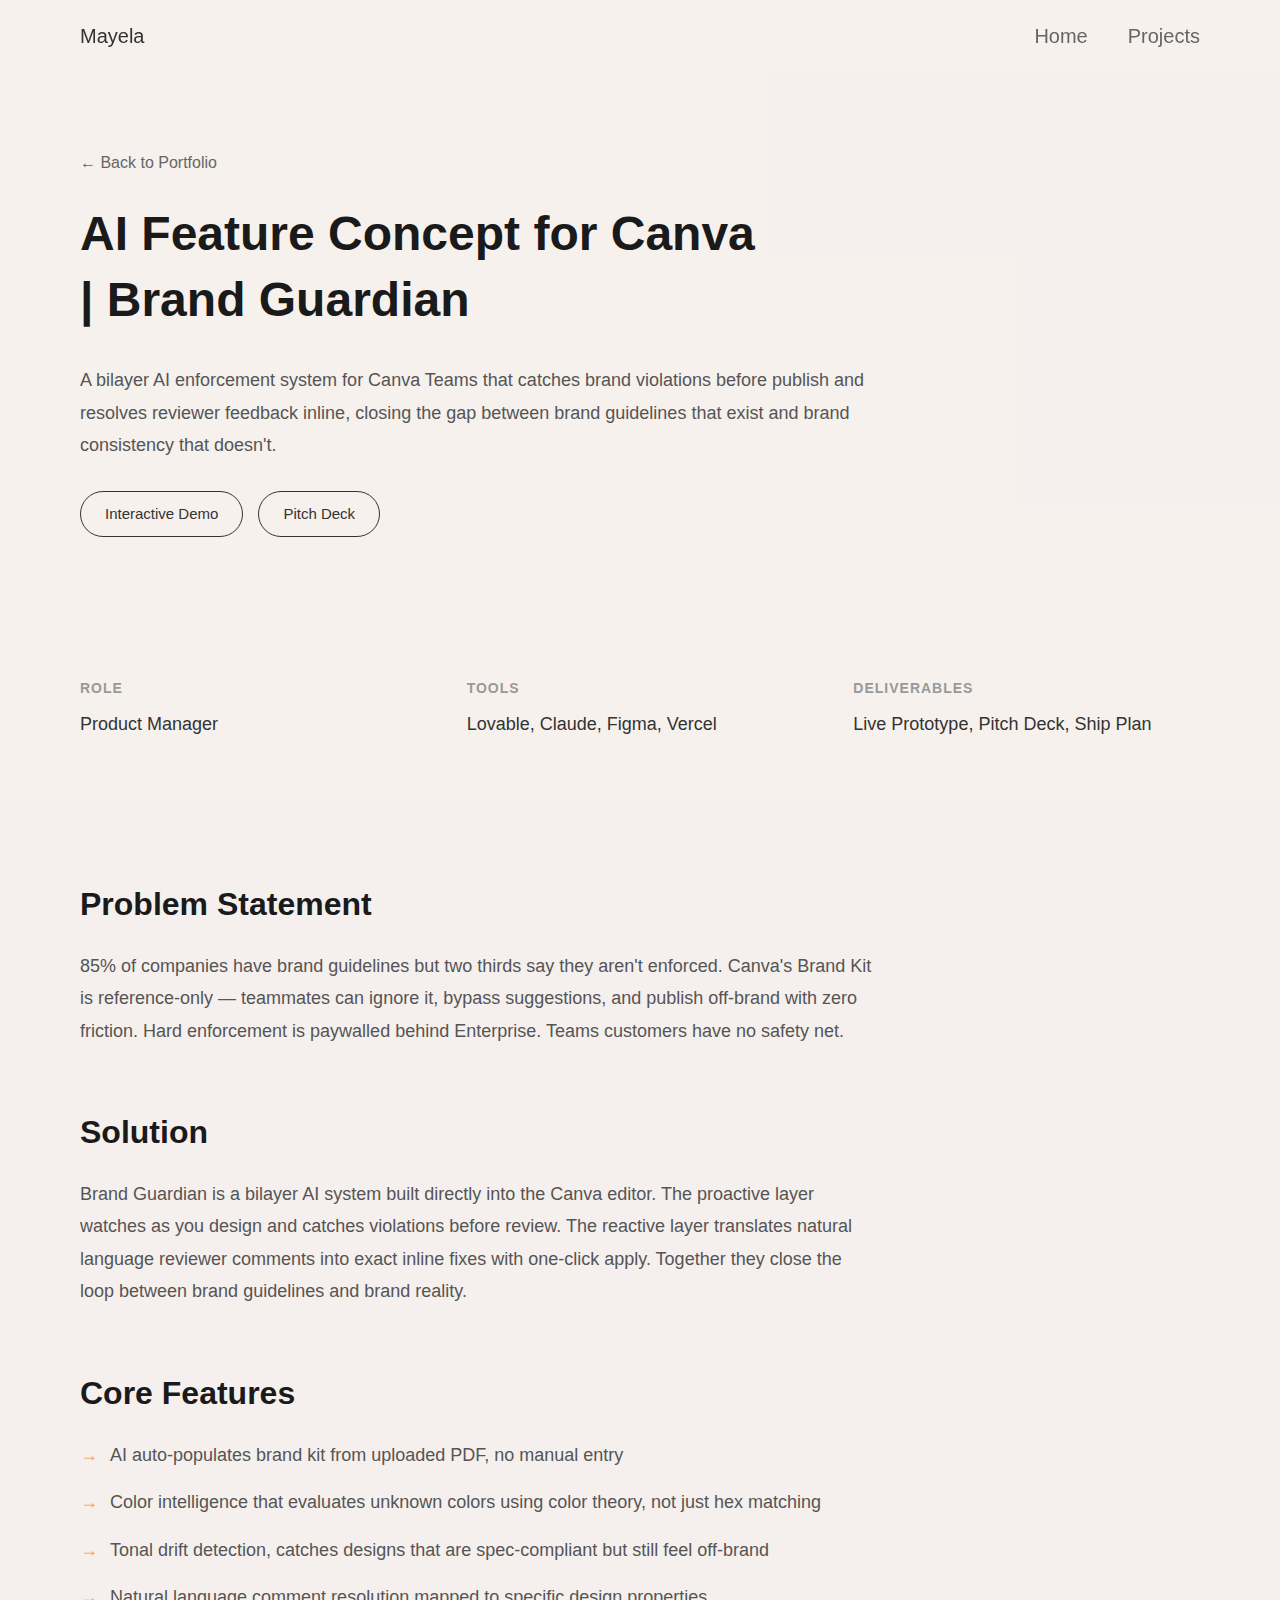
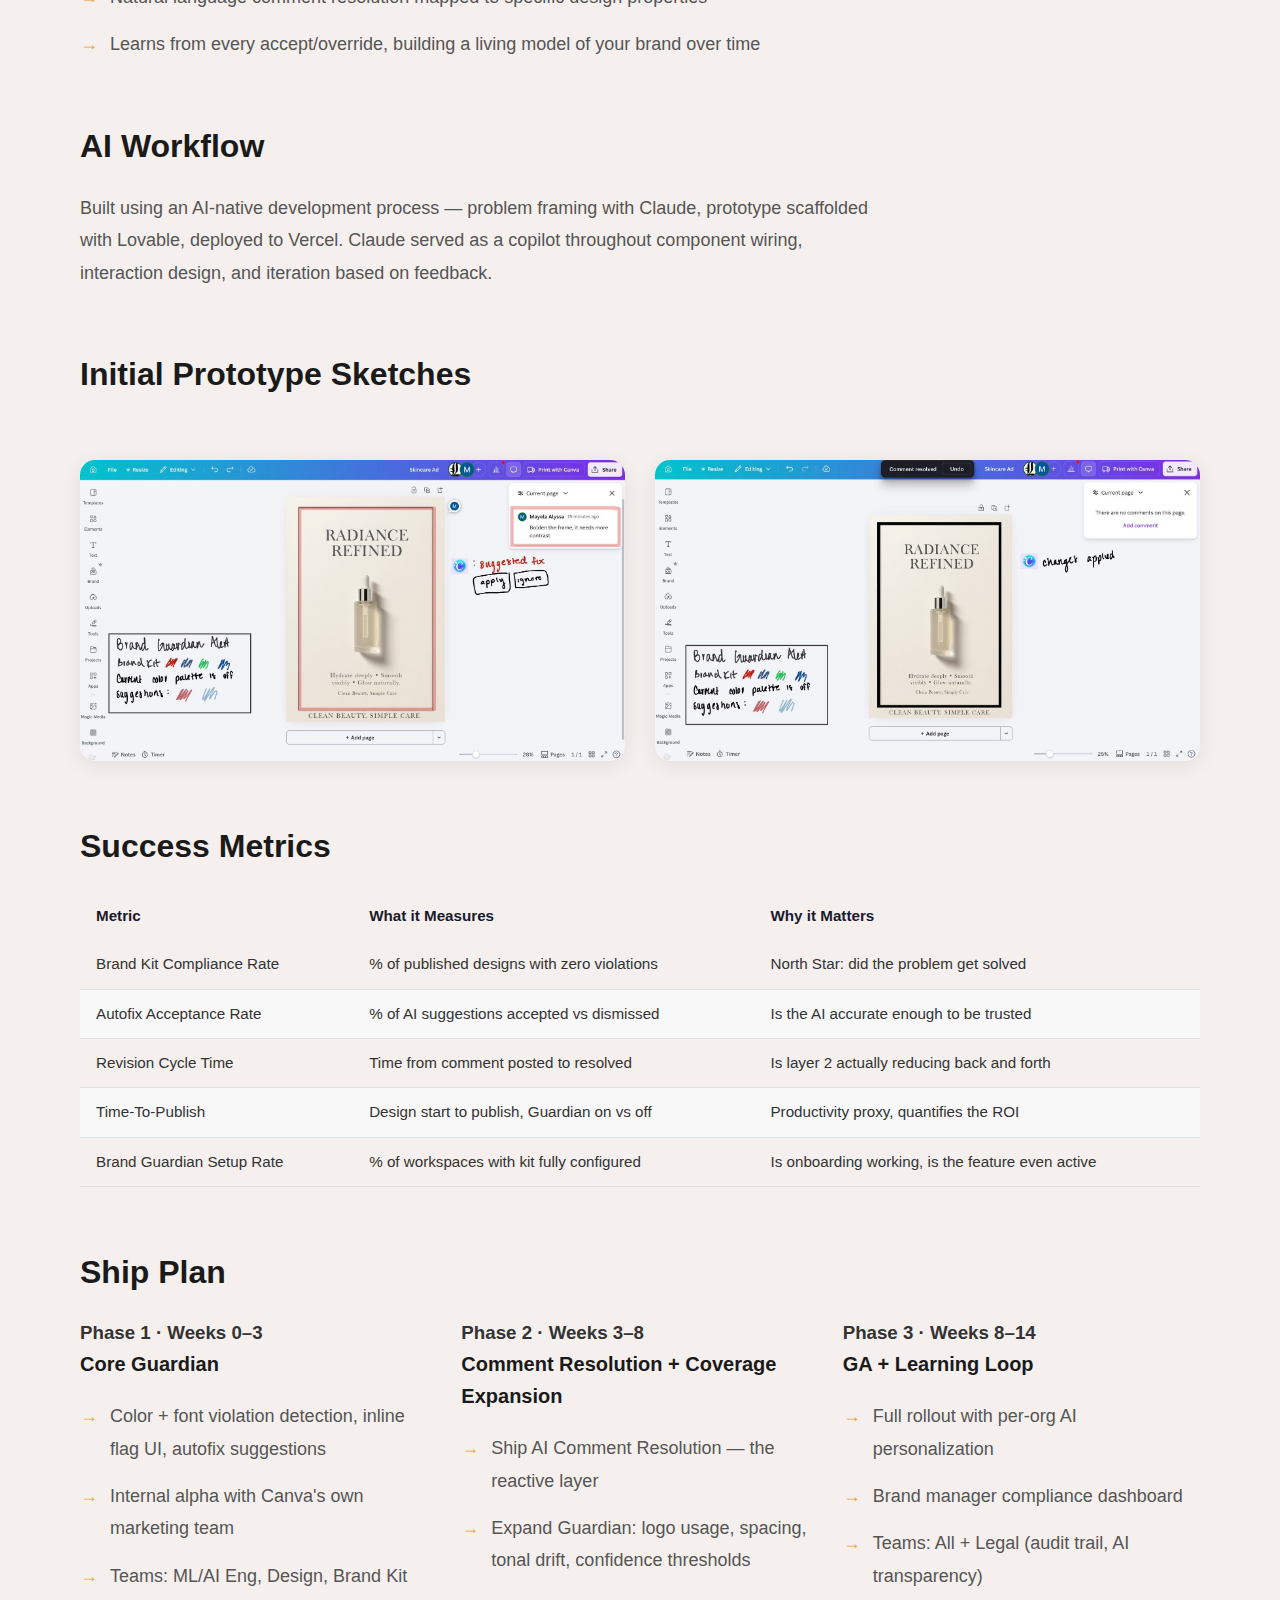
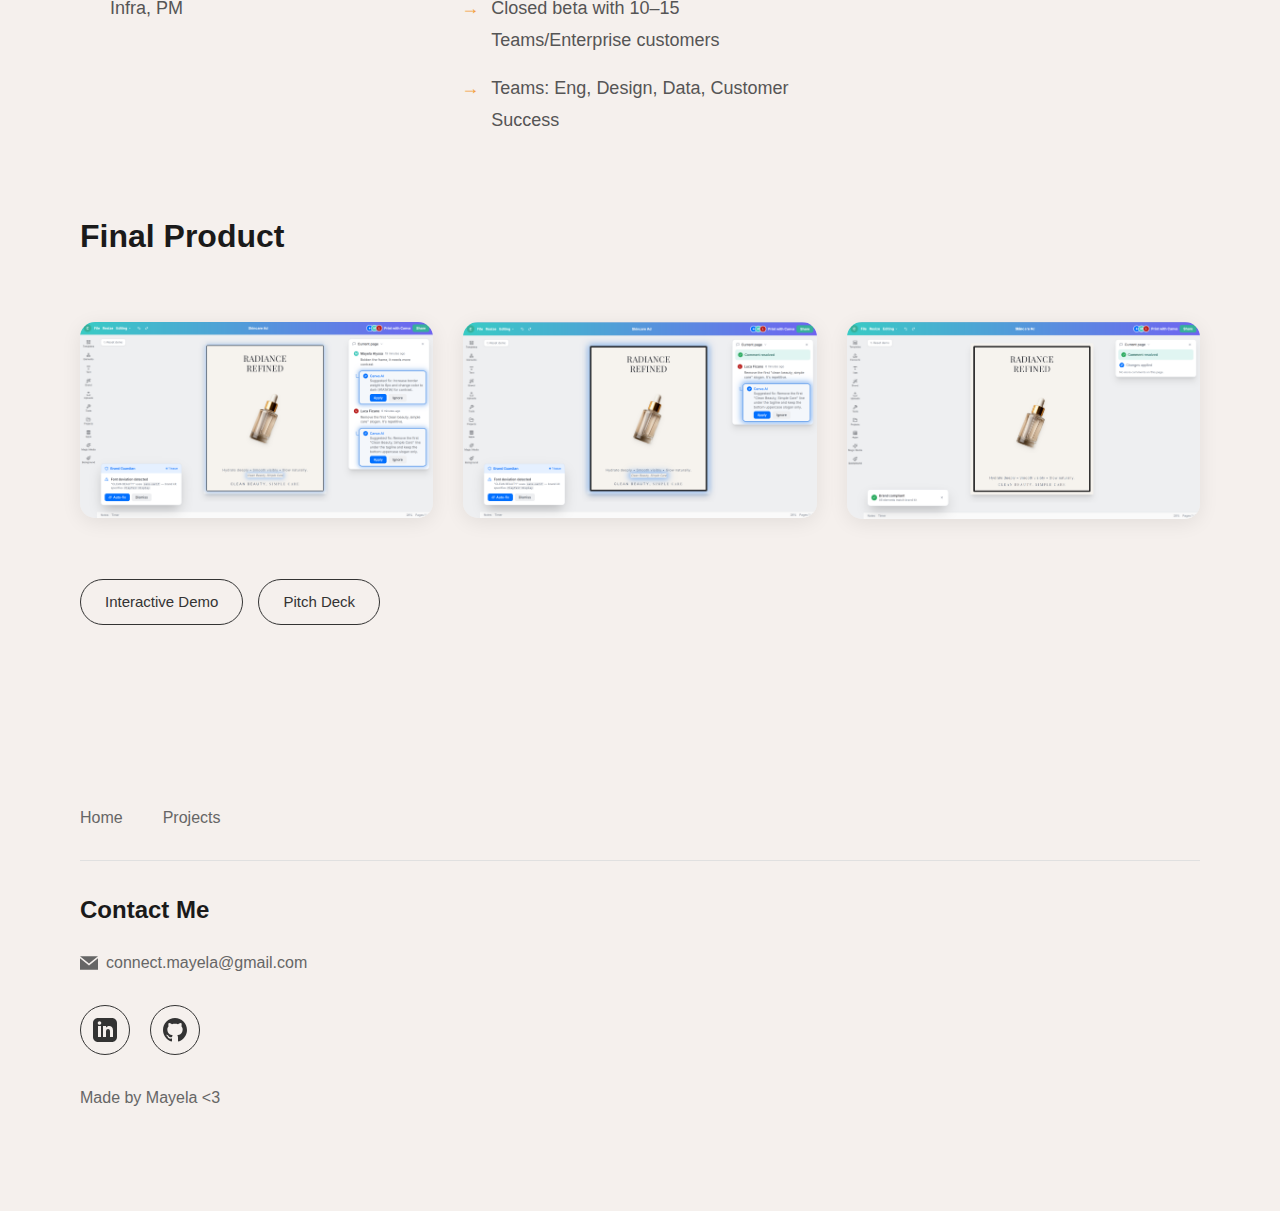
<file: brand.html>
<!DOCTYPE html>
<html lang="en">
<head>
    <meta charset="UTF-8">
    <meta name="viewport" content="width=device-width, initial-scale=1.0">
    <title>Avian | Mayela</title>
    <link rel="stylesheet" href="styles.css">
    <link rel="stylesheet" href="brand-style.css">
</head>
<body>
<!-- Navigation -->
<nav class="navbar">
    <div class="nav-container">
        <div class="logo"><a href="index.html" class="logo-link">Mayela</a></div>
        <ul class="nav-menu">
            <li><a href="index.html" class="nav-link">Home</a></li>
            <li><a href="index.html#projects" class="nav-link">Projects</a></li>
        </ul>
    </div>
</nav>

    <!-- Project Hero -->
    <section class="project-hero avian-hero">
<div class="container">
            <a href="index.html" class="back-link">← Back to Portfolio</a>
            <h1 class="project-hero-title">AI Feature Concept for Canva</h1>
            <h2 class="project-hero-subtitle">| Brand Guardian</h2>
            <p class="project-hero-description">
    A bilayer AI enforcement system for Canva Teams that catches brand violations 
    before publish and resolves reviewer feedback inline, closing the gap between 
    brand guidelines that exist and brand consistency that doesn't.
            </p>
            <div class="project-links">
                                <a href="https://brand-buddy-ai-nu.vercel.app/" target="_blank" class="project-tag-link">
                    Interactive Demo
                </a>
                <a href="https://canva.link/tzwpzki9kyn5w13" target="_blank" class="project-tag-link">
                    Pitch Deck
                </a>
            </div>
        </div>
    </section>

<section class="project-details">
    <div class="container">
        <div class="detail-grid">
            <div class="detail-item">
                <h3>Role</h3>
                <p>Product Manager</p>
            </div>

            <div class="detail-item">
                <h3>Tools</h3>
                <p>Lovable, Claude, Figma, Vercel</p>
            </div>
            <div class="detail-item">
                <h3>Deliverables</h3>
                <p>Live Prototype, Pitch Deck, Ship Plan</p>
            </div>
        </div>
    </div>
</section>

    <!-- Project Content -->
    <section class="project-content">
        <div class="container">

            <div class="content-section">
                <h2>Problem Statement</h2>
                <p>85% of companies have brand guidelines but two thirds say they aren't enforced. Canva's Brand Kit 
                    is reference-only — teammates can ignore it, bypass suggestions, and publish off-brand with zero friction. 
                    Hard enforcement is paywalled behind Enterprise. Teams customers have no safety net.</p>
            </div>

            <div class="content-section">
                <h2>Solution</h2>
                <p>Brand Guardian is a bilayer AI system built directly into the Canva editor. The proactive layer watches 
                    as you design and catches violations before review. The reactive layer translates natural language 
                    reviewer comments into exact inline fixes with one-click apply. Together they close the loop between 
                    brand guidelines and brand reality.</p>
            </div>

            <div class="content-section">
                <h2>Core Features</h2>
                <ul>
                    <li>AI auto-populates brand kit from uploaded PDF, no manual entry</li>
                    <li>Color intelligence that evaluates unknown colors using color theory, not just hex matching</li>
                    <li>Tonal drift detection, catches designs that are spec-compliant but still feel off-brand</li>
                    <li>Natural language comment resolution mapped to specific design properties</li>
                    <li>Learns from every accept/override, building a living model of your brand over time</li>
                </ul>
            </div>

                        <div class="content-section">
                <h2>AI Workflow</h2>
                <p>Built using an AI-native development process — problem framing with Claude, prototype scaffolded with 
                    Lovable, deployed to Vercel. Claude served as a copilot throughout component wiring, interaction design, 
                    and iteration based on feedback.</p>
            </div>

            <div class="content-section">
    <h2>Initial Prototype Sketches</h2>
</div>
            <!-- Screenshot Gallery -->
<div class="screenshot-gallery">
    <div class="screenshot-item">
        <img src="mockup-brand.jpg" alt="Home Page Figma">
    </div>
    <div class="screenshot-item">
        <img src="mockup-brand-1.jpg" alt="Menu Page Figma">
    </div>
</div>

<!-- Lightbox Modal -->
<div id="lightbox" class="lightbox">
    <span class="lightbox-close">&times;</span>
    <img class="lightbox-content" id="lightbox-img" alt="Enlarged sketch view">
    <div class="lightbox-caption" id="lightbox-caption"></div>
</div>

<div class="content-section">
    <h2>Success Metrics</h2>
    <table class="metrics-table">
        <thead>
            <tr>
                <th>Metric</th>
                <th>What it Measures</th>
                <th>Why it Matters</th>
            </tr>
        </thead>
        <tbody>
            <tr>
                <td>Brand Kit Compliance Rate</td>
                <td>% of published designs with zero violations</td>
                <td>North Star: did the problem get solved</td>
            </tr>
            <tr>
                <td>Autofix Acceptance Rate</td>
                <td>% of AI suggestions accepted vs dismissed</td>
                <td>Is the AI accurate enough to be trusted</td>
            </tr>
            <tr>
                <td>Revision Cycle Time</td>
                <td>Time from comment posted to resolved</td>
                <td>Is layer 2 actually reducing back and forth</td>
            </tr>
            <tr>
                <td>Time-To-Publish</td>
                <td>Design start to publish, Guardian on vs off</td>
                <td>Productivity proxy, quantifies the ROI</td>
            </tr>
            <tr>
                <td>Brand Guardian Setup Rate</td>
                <td>% of workspaces with kit fully configured</td>
                <td>Is onboarding working, is the feature even active</td>
            </tr>
        </tbody>
    </table>
</div>

<div class="content-section">
    <h2>Ship Plan</h2>
    <div class="ship-plan">
        <div class="phase">
            <h3>Phase 1 · Weeks 0–3</h3>
            <h4>Core Guardian</h4>
            <ul>
                <li>Color + font violation detection, inline flag UI, autofix suggestions</li>
                <li>Internal alpha with Canva's own marketing team</li>
                <li>Teams: ML/AI Eng, Design, Brand Kit Infra, PM</li>
            </ul>
        </div>
        <div class="phase">
            <h3>Phase 2 · Weeks 3–8</h3>
            <h4>Comment Resolution + Coverage Expansion</h4>
            <ul>
                <li>Ship AI Comment Resolution — the reactive layer</li>
                <li>Expand Guardian: logo usage, spacing, tonal drift, confidence thresholds</li>
                <li>Closed beta with 10–15 Teams/Enterprise customers</li>
                <li>Teams: Eng, Design, Data, Customer Success</li>
            </ul>
        </div>
        <div class="phase">
            <h3>Phase 3 · Weeks 8–14</h3>
            <h4>GA + Learning Loop</h4>
            <ul>
                <li>Full rollout with per-org AI personalization</li>
                <li>Brand manager compliance dashboard</li>
                <li>Teams: All + Legal (audit trail, AI transparency)</li>
            </ul>
        </div>
    </div>
</div>

<div class="content-section">
    <h2>Final Product</h2>
</div>

<!-- Screenshot Gallery -->
<div class="screenshot-gallery">
    <div class="screenshot-item">
        <img src="brand-final.png" alt="Brand Guardian Landing Page">
    </div>
        <div class="screenshot-item">
        <img src="brand-final-1.png" alt="Brand Guardian Feature Page">
    </div>
            <div class="screenshot-item">
        <img src="brand-final-2.png" alt="Brand Guardian Feature Page">
    </div>
</div>


            <div class="project-links">
                <a href="https://brand-buddy-ai-nu.vercel.app/" target="_blank" class="project-tag-link">
                    Interactive Demo
                </a>
                                <a href="https://canva.link/tzwpzki9kyn5w13" target="_blank" class="project-tag-link">
                    Pitch Deck
                </a>
            </div>
        </div>
    </section>

<!-- Contact Section -->
<section id="contact" class="contact">
    <div class="container">
        <!-- Contact Heading -->
        
        <!-- Navigation Links -->
        <div class="footer-nav">
            <a href="index.html" class="footer-nav-link">Home</a>
            <a href="index.html#projects" class="footer-nav-link">Projects</a>
        </div>
        
        <!-- Social Links -->
        <h3 class="contact-heading">Contact Me</h3>
        <p>
                <svg width="18" height="18" viewBox="0 0 24 24" fill="currentColor">
                    <path d="M12 12.713l-11.985-9.713h23.97l-11.985 9.713zm0 2.574l-12-9.725v15.438h24v-15.438l-12 9.725z"/>
                </svg>
                connect.mayela@gmail.com
        </p>
        <div class="social-links">

            <a href="https://linkedin.com/in/mayelaa" target="_blank" class="social-link" aria-label="LinkedIn">
                <svg width="24" height="24" viewBox="0 0 24 24" fill="currentColor">
                    <path d="M19 0h-14c-2.761 0-5 2.239-5 5v14c0 2.761 2.239 5 5 5h14c2.762 0 5-2.239 5-5v-14c0-2.761-2.238-5-5-5zm-11 19h-3v-11h3v11zm-1.5-12.268c-.966 0-1.75-.79-1.75-1.764s.784-1.764 1.75-1.764 1.75.79 1.75 1.764-.783 1.764-1.75 1.764zm13.5 12.268h-3v-5.604c0-3.368-4-3.113-4 0v5.604h-3v-11h3v1.765c1.396-2.586 7-2.777 7 2.476v6.759z"/>
                </svg>
            </a>
            <a href="https://github.com/mayela101" target="_blank" class="social-link" aria-label="GitHub">
                <svg width="24" height="24" viewBox="0 0 24 24" fill="currentColor">
                    <path d="M12 0c-6.626 0-12 5.373-12 12 0 5.302 3.438 9.8 8.207 11.387.599.111.793-.261.793-.577v-2.234c-3.338.726-4.033-1.416-4.033-1.416-.546-1.387-1.333-1.756-1.333-1.756-1.089-.745.083-.729.083-.729 1.205.084 1.839 1.237 1.839 1.237 1.07 1.834 2.807 1.304 3.492.997.107-.775.418-1.305.762-1.604-2.665-.305-5.467-1.334-5.467-5.931 0-1.311.469-2.381 1.236-3.221-.124-.303-.535-1.524.117-3.176 0 0 1.008-.322 3.301 1.23.957-.266 1.983-.399 3.003-.404 1.02.005 2.047.138 3.006.404 2.291-1.552 3.297-1.23 3.297-1.23.653 1.653.242 2.874.118 3.176.77.84 1.235 1.911 1.235 3.221 0 4.609-2.807 5.624-5.479 5.921.43.372.823 1.102.823 2.222v3.293c0 .319.192.694.801.576 4.765-1.589 8.199-6.086 8.199-11.386 0-6.627-5.373-12-12-12z"/>
                </svg>
            </a>
        </div>
        
        <p class="footer-credit">Made by Mayela <3</p>
    </div>
</section>

    <script src="script.js"></script>
    <script src="bloom-typewriter.js"></script>
</body>
</html>
</file>
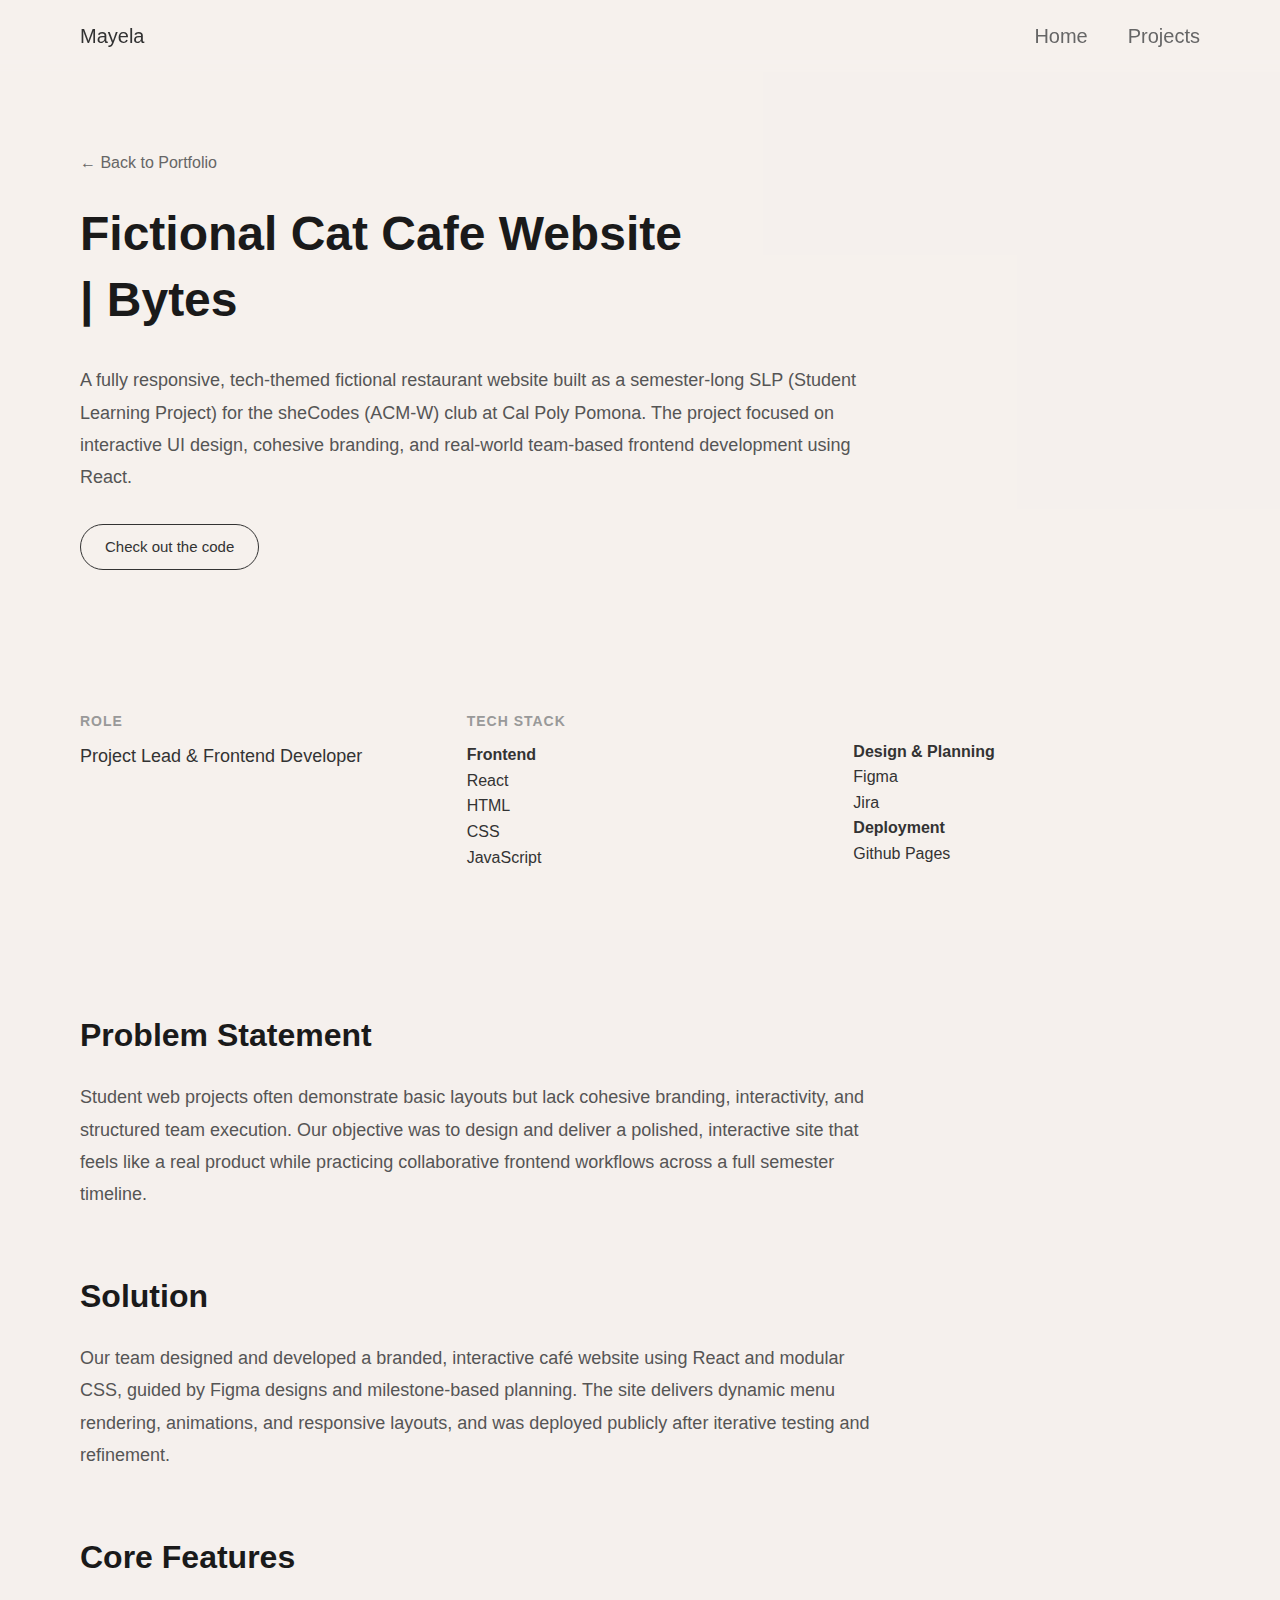
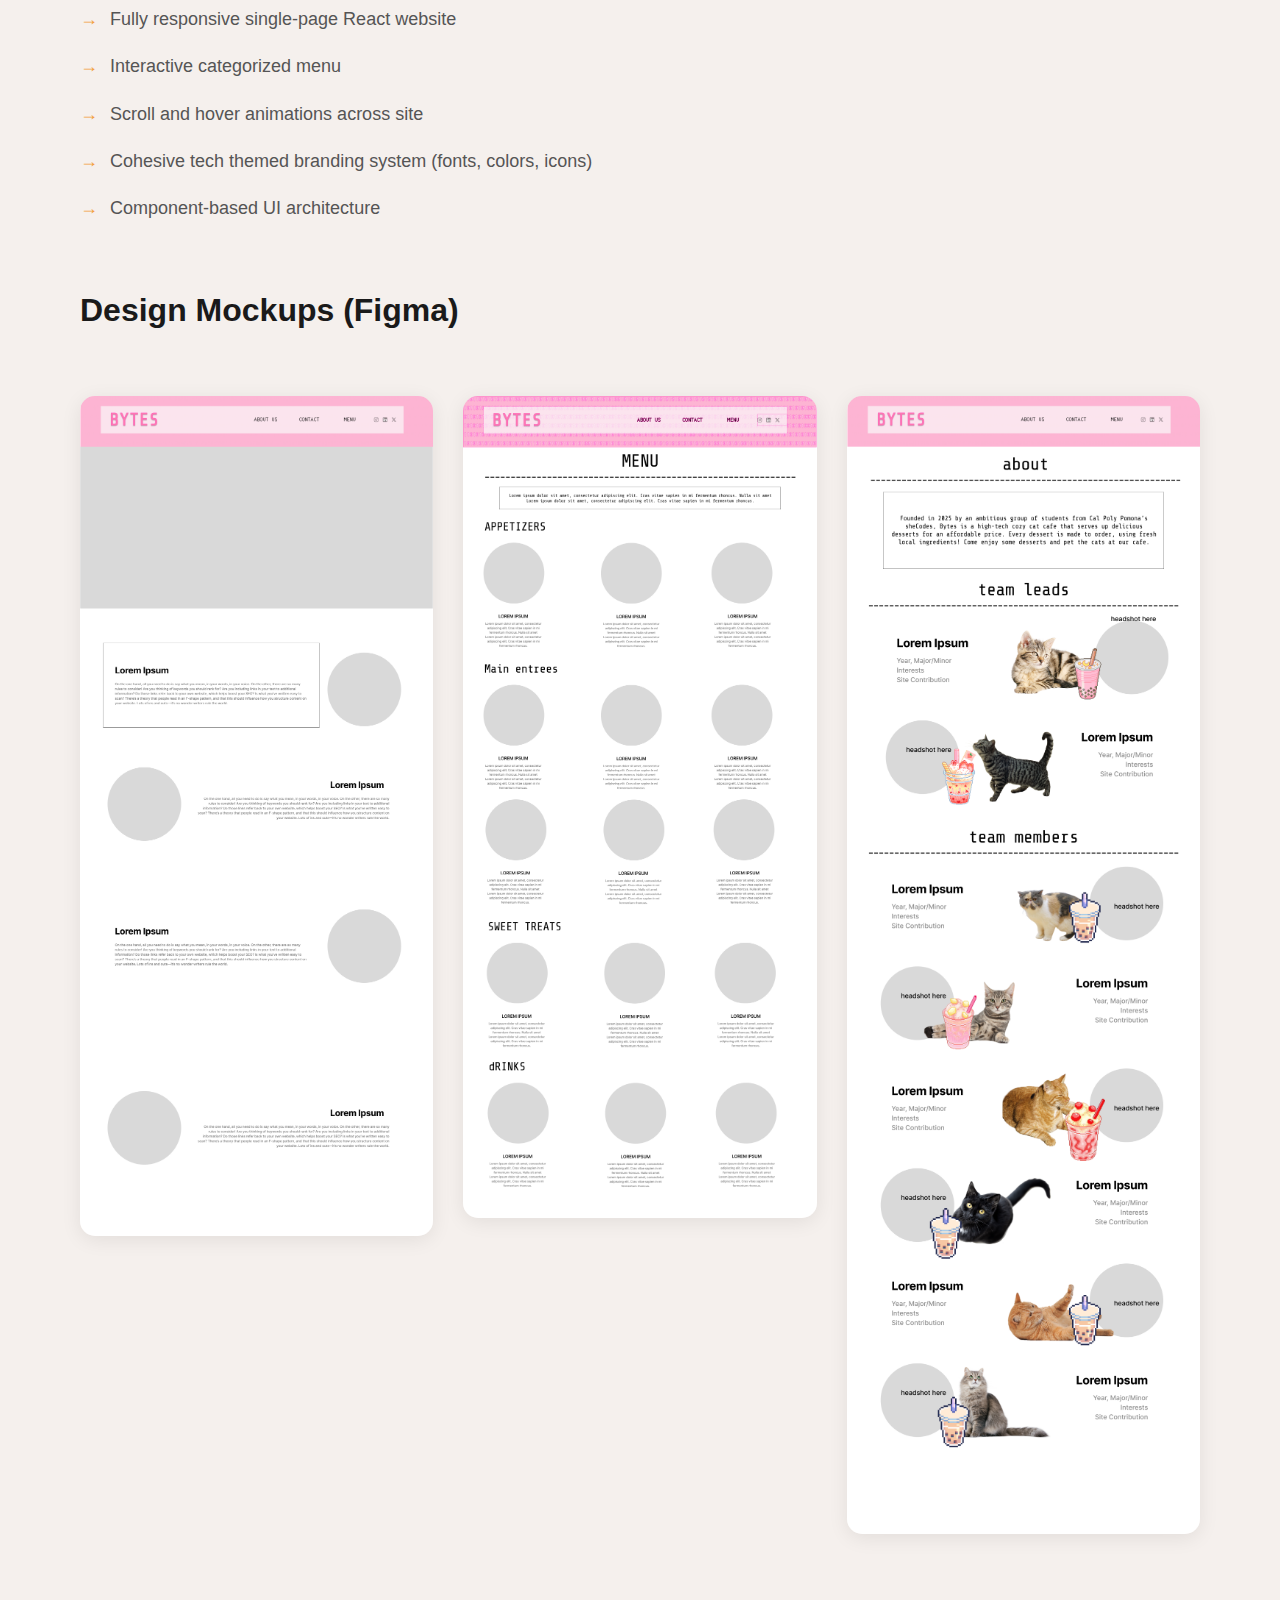
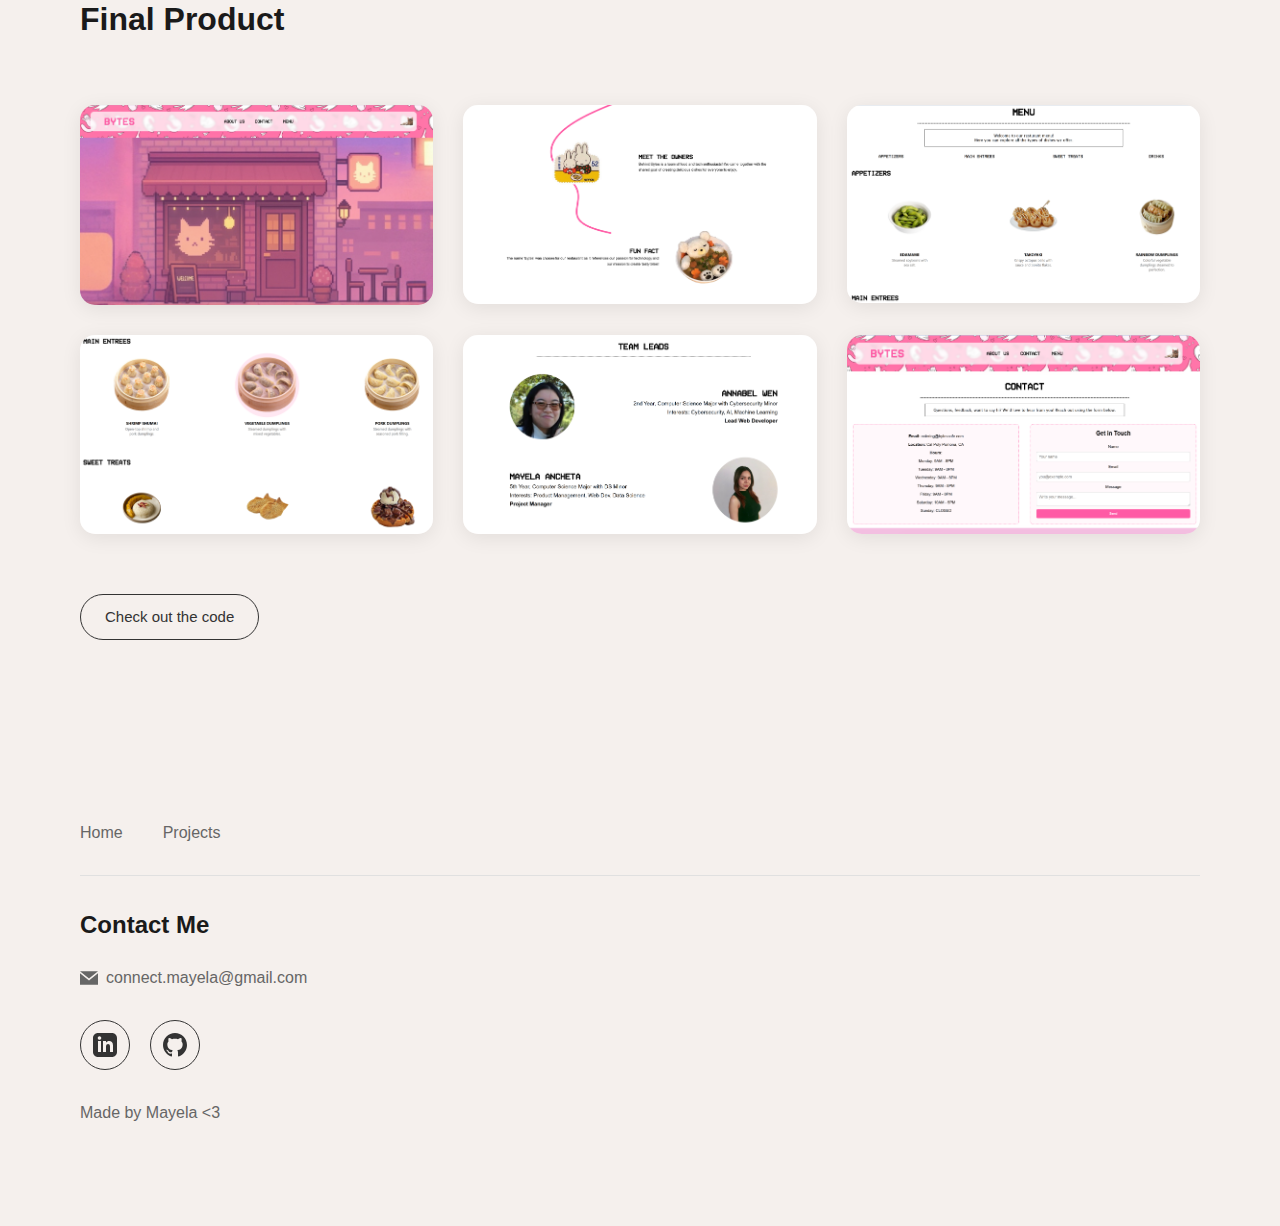
<file: bytes.html>
<!DOCTYPE html>
<html lang="en">
<head>
    <meta charset="UTF-8">
    <meta name="viewport" content="width=device-width, initial-scale=1.0">
    <title>Bytes | Mayela</title>
    <link rel="stylesheet" href="styles.css">
    <link rel="stylesheet" href="avian-styles.css">
</head>
<body>
<!-- Navigation -->
<nav class="navbar">
    <div class="nav-container">
        <div class="logo"><a href="index.html" class="logo-link">Mayela</a></div>
        <ul class="nav-menu">
            <li><a href="index.html" class="nav-link">Home</a></li>
            <li><a href="index.html#projects" class="nav-link">Projects</a></li>
        </ul>
    </div>
</nav>

    <!-- Project Hero -->
    <section class="project-hero avian-hero">
        <div class="container">
            <a href="index.html" class="back-link">← Back to Portfolio</a>
            <h1 class="project-hero-title">Fictional Cat Cafe Website</h1>
            <h2 class="project-hero-subtitle">| Bytes</h2>
            <p class="project-hero-description">
                A fully responsive, tech-themed fictional restaurant website built as a semester-long SLP 
                (Student Learning Project) for the sheCodes (ACM-W) club at Cal Poly Pomona. The project 
                focused on interactive UI design, cohesive branding, and real-world team-based frontend 
                development using React.
            </p>
            <div class="project-links">
                <a href="https://github.com/mayela101/Web-Dev-2025" target="_blank" class="project-tag-link">
                    Check out the code
                </a>
            </div>
        </div>
    </section>

    <section class="project-details">
        <div class="container">
            <div class="detail-grid">
                <div class="detail-item">
                    <h3>Role</h3>
                    <p>Project Lead & Frontend Developer</p>
                </div>

                <div class="detail-item">
                    <h3>Tech Stack</h3>
                    <p>
                        <h4>Frontend</h4>

                            React
                            <br>HTML
                            <br>CSS
                            <br>JavaScript
                    </p>
                </div>
                <div class="detail-item">

                    <p>
                        <br>

                        <h4>Design & Planning</h4>
                            Figma
                            <br>Jira
                        <h4>Deployment</h4>
                        Github Pages
                    </p>
                </div>
        </div>
    </section>

    <!-- Project Content -->
    <section class="project-content">
        <div class="container">


            <div class="content-section">
                <h2>Problem Statement</h2>
                <p>Student web projects often demonstrate basic layouts but lack cohesive branding, 
                    interactivity, and structured team execution. Our objective was to design and
                    deliver a polished, interactive site that feels like a real product while practicing 
                    collaborative frontend workflows across a full semester timeline.</p>
            </div>

            <div class="content-section">
                <h2>Solution</h2>
                <p>Our team designed and developed a branded, interactive café website using React and modular
                    CSS, guided by Figma designs and milestone-based planning. The site delivers dynamic menu 
                    rendering, animations, and responsive layouts, and was deployed publicly after iterative 
                    testing and refinement.</p>
            </div>

            <div class="content-section">
                <h2>Core Features</h2>
                <ul>
                    <li>Fully responsive single-page React website</li>
                    <li>Interactive categorized menu</li>
                    <li>Scroll and hover animations across site</li>
                    <li>Cohesive tech themed branding system (fonts, colors, icons)</li>
                    <li>Component-based UI architecture</li></li>
                </ul>
            </div>
            <div class="content-section">
    <h2>Design Mockups (Figma)</h2>
</div>
            <!-- Screenshot Gallery -->
<div class="screenshot-gallery">
    <div class="screenshot-item">
        <img src="Desktop.png" alt="Home Page Figma">
    </div>
    <div class="screenshot-item">
        <img src="Desktop-2.png" alt="Menu Page Figma">
    </div>
    <div class="screenshot-item">
        <img src="Desktop-1.png" alt="About Page Figma">
    </div>
</div>

<!-- Lightbox Modal -->
<div id="lightbox" class="lightbox">
    <span class="lightbox-close">&times;</span>
    <img class="lightbox-content" id="lightbox-img" alt="Enlarged sketch view">
    <div class="lightbox-caption" id="lightbox-caption"></div>
</div>

<div class="content-section">
    <h2>Final Product</h2>
</div>

<!-- Screenshot Gallery -->
<div class="screenshot-gallery">
    <div class="screenshot-item">
        <img src="bytes-screenshot-1.png" alt="Bytes Home Page (Hero)">
    </div>
    <div class="screenshot-item">
        <img src="bytes-screenshot-4.png" alt="Bytes Home Page with Scroll Animation">
    </div>
    <div class="screenshot-item">
        <img src="bytes-screenshot-6.png" alt="Bytes Menu Page">
    </div>

        <div class="screenshot-item">
        <img src="bytes-screenshot-5.png" alt="Bytes Menu Page with Hover Aniamtion">
    </div>
    <div class="screenshot-item">
        <img src="bytes-screenshot-7.png" alt="Bytes About Page">
    </div>
    <div class="screenshot-item">
        <img src="bytes-screenshot-8.png" alt="Bytes Contact Page">
    </div>
</div>

            <div class="project-links">
                <a href="https://github.com/viri29/crypto-trading-bot" target="_blank" class="project-tag-link">
                    Check out the code
                </a>
            </div>
        </div>
    </section>

<!-- Contact Section -->
<section id="contact" class="contact">
    <div class="container">
        <!-- Contact Heading -->
        
        <!-- Navigation Links -->
        <div class="footer-nav">
            <a href="index.html" class="footer-nav-link">Home</a>
            <a href="index.html#projects" class="footer-nav-link">Projects</a>
        </div>
        
        <!-- Social Links -->
        <h3 class="contact-heading">Contact Me</h3>
        <p>
                <svg width="18" height="18" viewBox="0 0 24 24" fill="currentColor">
                    <path d="M12 12.713l-11.985-9.713h23.97l-11.985 9.713zm0 2.574l-12-9.725v15.438h24v-15.438l-12 9.725z"/>
                </svg>
                connect.mayela@gmail.com
        </p>
        <div class="social-links">

            <a href="https://linkedin.com/in/mayelaa" target="_blank" class="social-link" aria-label="LinkedIn">
                <svg width="24" height="24" viewBox="0 0 24 24" fill="currentColor">
                    <path d="M19 0h-14c-2.761 0-5 2.239-5 5v14c0 2.761 2.239 5 5 5h14c2.762 0 5-2.239 5-5v-14c0-2.761-2.238-5-5-5zm-11 19h-3v-11h3v11zm-1.5-12.268c-.966 0-1.75-.79-1.75-1.764s.784-1.764 1.75-1.764 1.75.79 1.75 1.764-.783 1.764-1.75 1.764zm13.5 12.268h-3v-5.604c0-3.368-4-3.113-4 0v5.604h-3v-11h3v1.765c1.396-2.586 7-2.777 7 2.476v6.759z"/>
                </svg>
            </a>
            <a href="https://github.com/mayela101" target="_blank" class="social-link" aria-label="GitHub">
                <svg width="24" height="24" viewBox="0 0 24 24" fill="currentColor">
                    <path d="M12 0c-6.626 0-12 5.373-12 12 0 5.302 3.438 9.8 8.207 11.387.599.111.793-.261.793-.577v-2.234c-3.338.726-4.033-1.416-4.033-1.416-.546-1.387-1.333-1.756-1.333-1.756-1.089-.745.083-.729.083-.729 1.205.084 1.839 1.237 1.839 1.237 1.07 1.834 2.807 1.304 3.492.997.107-.775.418-1.305.762-1.604-2.665-.305-5.467-1.334-5.467-5.931 0-1.311.469-2.381 1.236-3.221-.124-.303-.535-1.524.117-3.176 0 0 1.008-.322 3.301 1.23.957-.266 1.983-.399 3.003-.404 1.02.005 2.047.138 3.006.404 2.291-1.552 3.297-1.23 3.297-1.23.653 1.653.242 2.874.118 3.176.77.84 1.235 1.911 1.235 3.221 0 4.609-2.807 5.624-5.479 5.921.43.372.823 1.102.823 2.222v3.293c0 .319.192.694.801.576 4.765-1.589 8.199-6.086 8.199-11.386 0-6.627-5.373-12-12-12z"/>
                </svg>
            </a>
        </div>
        
        <p class="footer-credit">Made by Mayela <3</p>
    </div>
</section>

    <script src="script.js"></script>
    <script src="bloom-typewriter.js"></script>
</body>
</html>
</file>
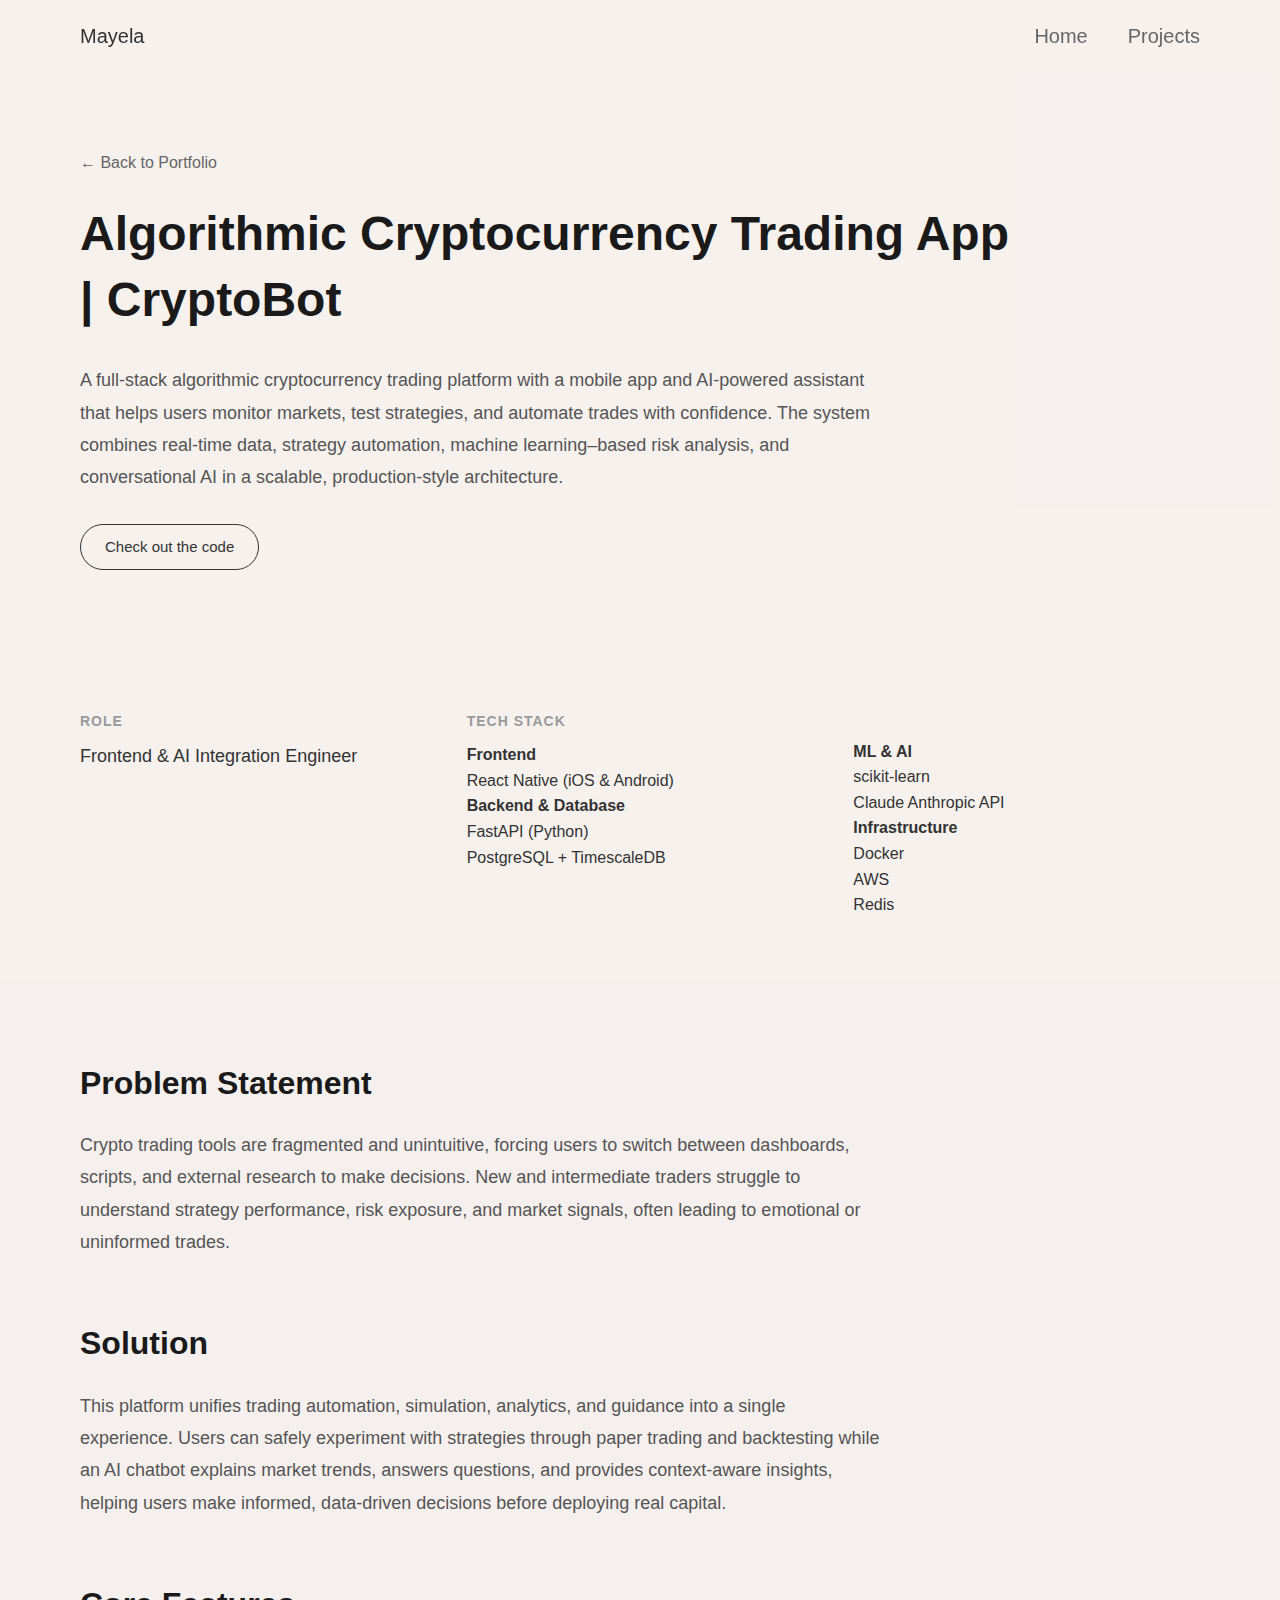
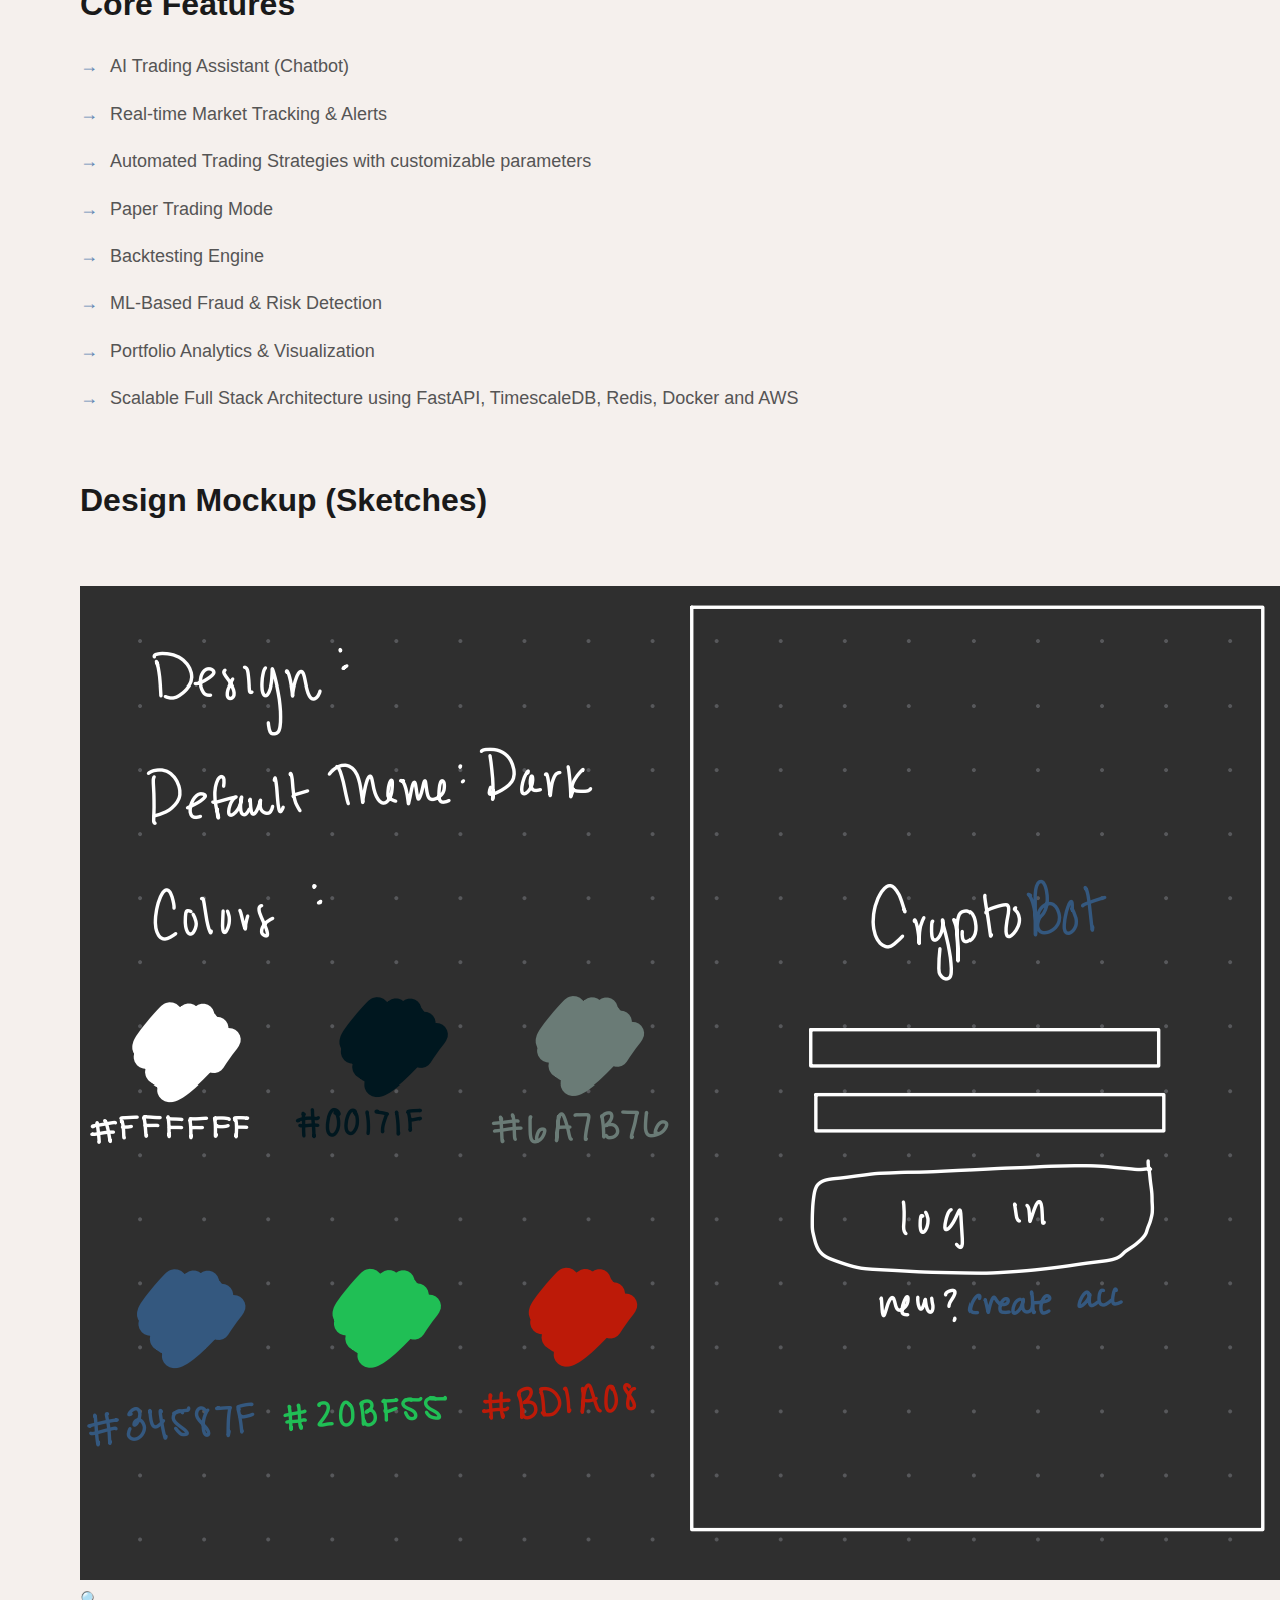
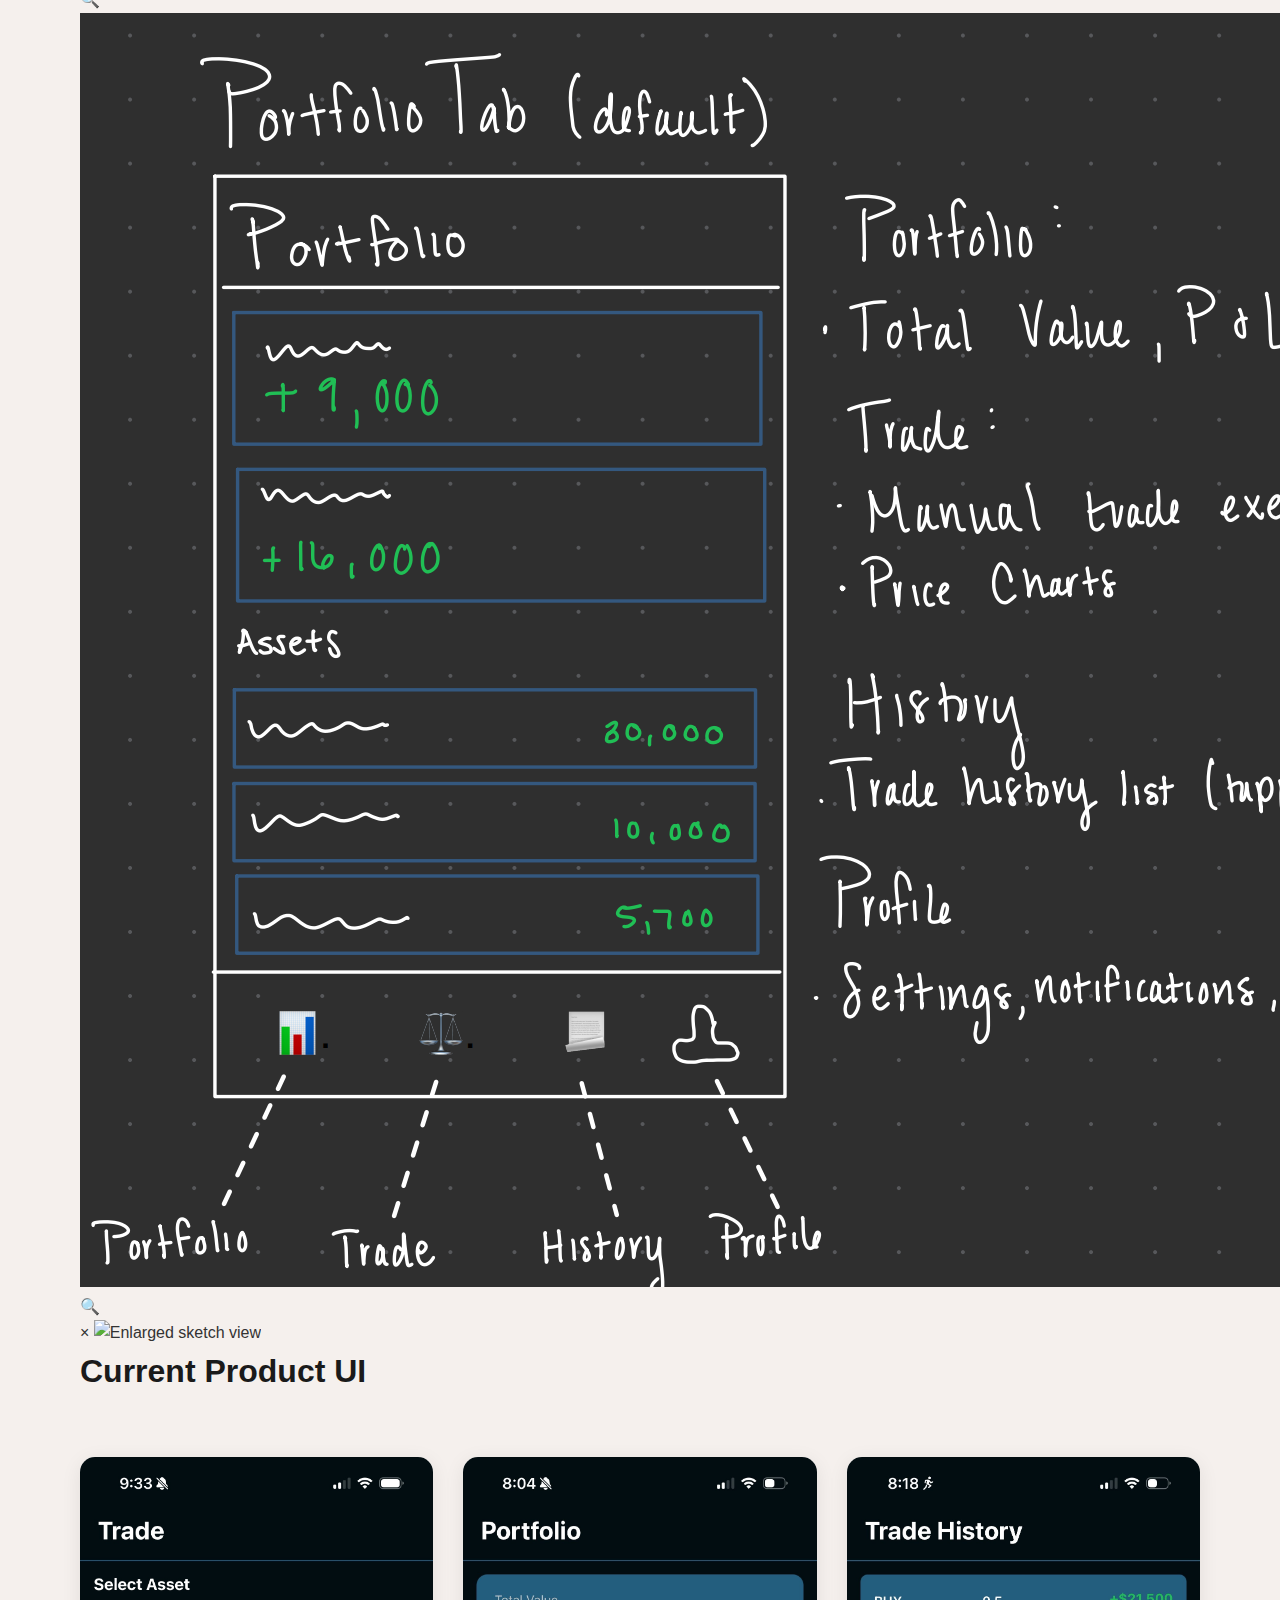
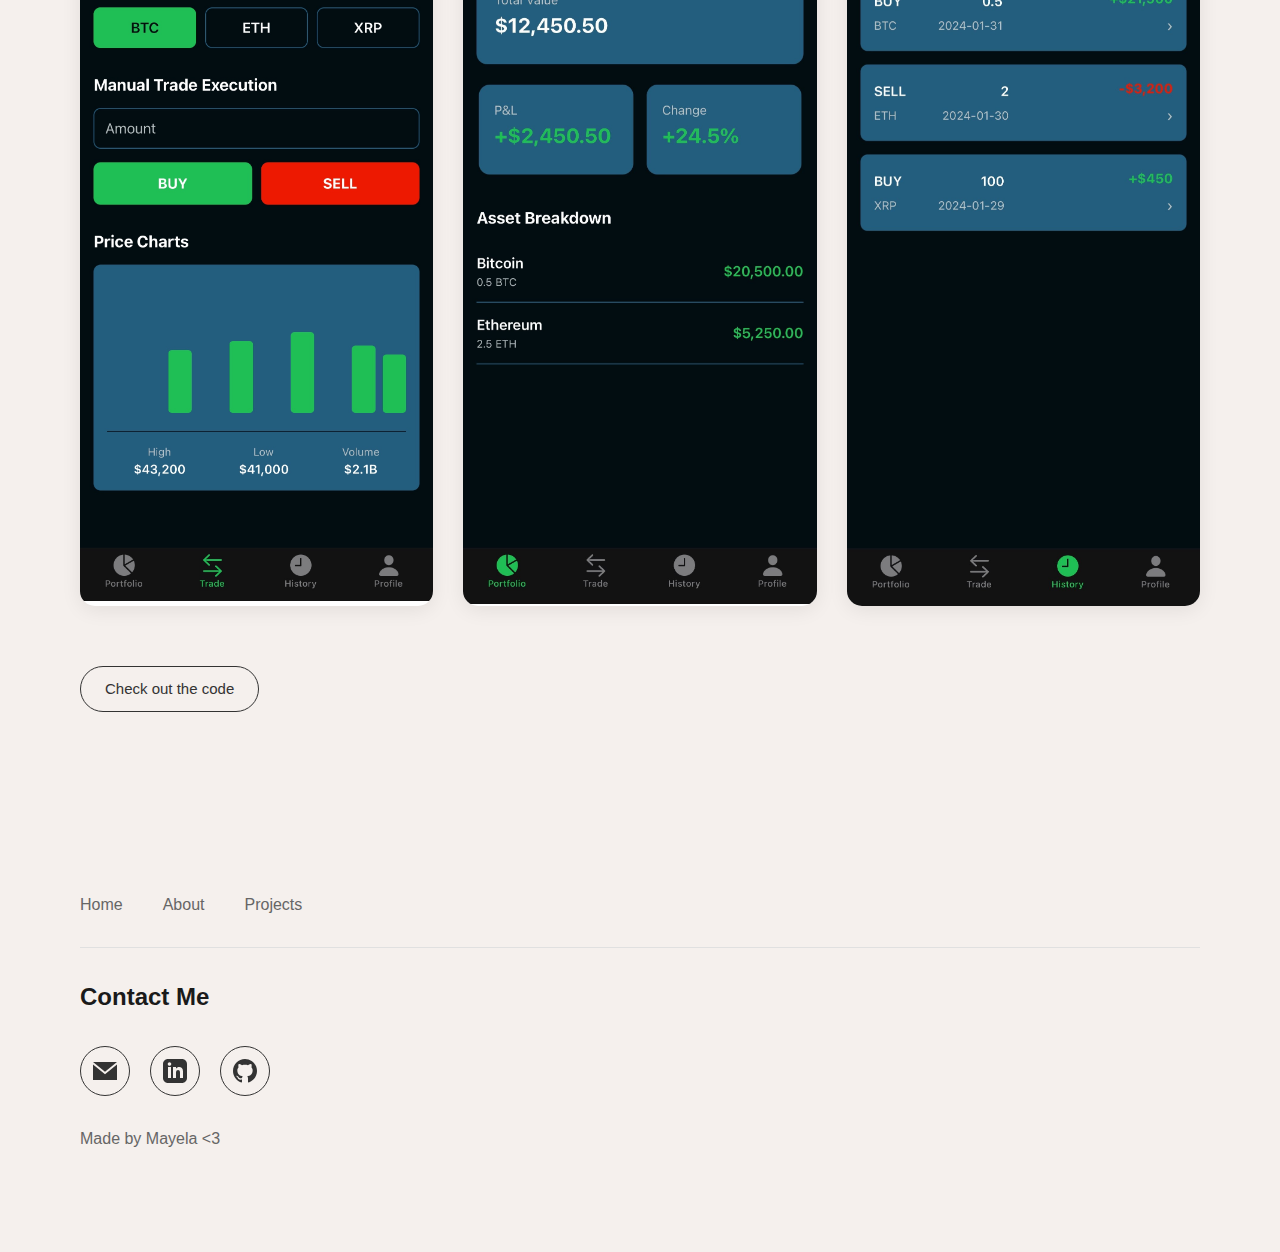
<file: cryptobot.html>
<!DOCTYPE html>
<html lang="en">
<head>
    <meta charset="UTF-8">
    <meta name="viewport" content="width=device-width, initial-scale=1.0">
    <title>CryptoBot | Mayela</title>
    <link rel="stylesheet" href="styles.css">
    <link rel="stylesheet" href="cryptobot-styles.css">
</head>
<body>
<!-- Navigation -->
<nav class="navbar">
    <div class="nav-container">
        <div class="logo"><a href="home.html" class="logo-link">Mayela</a></div>
        <ul class="nav-menu">
            <li><a href="home.html" class="nav-link">Home</a></li>
            <li><a href="home.html#projects" class="nav-link">Projects</a></li>
        </ul>
    </div>
</nav>

    <!-- Project Hero -->
    <section class="project-hero cryptobot-hero">
        <div class="container">
            <a href="home.html" class="back-link">← Back to Portfolio</a>

            <h1 class="project-hero-title">Algorithmic Cryptocurrency Trading App</h1>
            <h2 class="project-hero-subtitle">| CryptoBot</h2>
            <p class="project-hero-description">
                A full-stack algorithmic cryptocurrency trading platform with a mobile app and 
                AI-powered assistant that helps users monitor markets, test strategies, and automate 
                trades with confidence. The system combines real-time data, strategy automation, 
                machine learning–based risk analysis, and conversational AI in a scalable, production-style 
                architecture.
            </p>
            <div class="project-links">
                <a href="https://github.com/viri29/crypto-trading-bot" target="_blank" class="project-tag-link">
                    Check out the code
                </a>
            </div>
        </div>
    </section>

    <section class="project-details">
        <div class="container">
            <div class="detail-grid">
                <div class="detail-item">
                    <h3>Role</h3>
                    <p>Frontend & AI Integration Engineer</p>
                </div>

                <div class="detail-item">
                    <h3>Tech Stack</h3>
                    <p>
                        <h4>Frontend</h4>

                            React Native (iOS & Android)
                        <h4>Backend & Database</h4>
                            FastAPI (Python)
                            <br>PostgreSQL + TimescaleDB
                    </p>
                </div>
                <div class="detail-item">

                    <p>
                        <br>

                        <h4>ML & AI</h4>
                        scikit-learn
                        <br>Claude Anthropic API
                        <h4>Infrastructure</h4>
                        Docker
                        <br>AWS
                        <br>Redis
                    </p>
                </div>
        </div>
    </section>

    <!-- Project Content -->
    <section class="project-content">
        <div class="container">

            <div class="content-section">
                <h2>Problem Statement</h2>
                <p>Crypto trading tools are fragmented and unintuitive, forcing users to switch between dashboards, 
                    scripts, and external research to make decisions. New and intermediate traders struggle to understand 
                    strategy performance, risk exposure, and market signals, often leading to emotional or 
                    uninformed trades.</p>
            </div>

            <div class="content-section">
                <h2>Solution</h2>
                <p>This platform unifies trading automation, simulation, analytics, and guidance into a single experience. 
                    Users can safely experiment with strategies through paper trading and backtesting while an AI chatbot 
                    explains market trends, answers questions, and provides context-aware insights, helping users make informed, 
                    data-driven decisions before deploying real capital.</p>
            </div>

            <div class="content-section">
                <h2>Core Features</h2>
                <ul>
                    <li>AI Trading Assistant (Chatbot)</li>
                    <li>Real-time Market Tracking & Alerts</li>
                    <li>Automated Trading Strategies with customizable parameters</li>
                    <li>Paper Trading Mode</li>
                    <li>Backtesting Engine</li>
                    <li>ML-Based Fraud & Risk Detection</li>
                    <li>Portfolio Analytics & Visualization</li>
                    <li>Scalable Full Stack Architecture using FastAPI, TimescaleDB, Redis, Docker and AWS</li>
                </ul>
            </div>

            <div class="content-section">
                <h2>Design Mockup (Sketches)</h2>
            </div>

            <div class="sketches">
                <div class="sketch-wrapper">
                    <img src="crypto-sketch-1.png" alt="CryptoBot Sketch 1" class="sketch-img">
                    <div class="zoom-icon">🔍</div>
                </div>
                <div class="sketch-wrapper">
                    <img src="crypto-sketch-2.png" alt="CryptoBot Sketch 2" class="sketch-img">
                    <div class="zoom-icon">🔍</div>
                </div>
            </div>

            <!-- Lightbox Modal -->
            <div id="lightbox" class="lightbox">
                <span class="lightbox-close">&times;</span>
                <img class="lightbox-content" id="lightbox-img" alt="Enlarged sketch view">
                <div class="lightbox-caption" id="lightbox-caption"></div>
            </div>


            <div class="content-section">
    <h2>Current Product UI</h2>
</div>
            <!-- Screenshot Gallery -->
<div class="screenshot-gallery">
    <div class="screenshot-item">
        <img src="crypto-screenshot-2.png" alt="CryptoBot Log In Page">
    </div>
    <div class="screenshot-item">
        <img src="crypto-screenshot-1.jpg" alt="CryptoBot Portfolio Tab">
    </div>
    <div class="screenshot-item">
        <img src="crypto-screenshot-3.jpg" alt="CryptoBot Trading History Tab">
    </div>
</div>

            <div class="project-links">
                <a href="https://github.com/viri29/crypto-trading-bot" target="_blank" class="project-tag-link">
                    Check out the code
                </a>
            </div>
        </div>
    </section>

<!-- Contact Section -->
<section id="contact" class="contact">
    <div class="container">
        <!-- Contact Heading -->
        
        <!-- Navigation Links -->
        <div class="footer-nav">
            <a href="home.html" class="footer-nav-link">Home</a>
            <a href="home.html#about" class="footer-nav-link">About</a>
            <a href="home.html#projects" class="footer-nav-link">Projects</a>
        </div>
        
        <!-- Social Links -->
        <h3 class="contact-heading">Contact Me</h2>
        <div class="social-links">
            <a href="mailto:connect.mayela@gmail.com" class="social-link" aria-label="Email">
                <svg width="24" height="24" viewBox="0 0 24 24" fill="currentColor">
                    <path d="M12 12.713l-11.985-9.713h23.97l-11.985 9.713zm0 2.574l-12-9.725v15.438h24v-15.438l-12 9.725z"/>
                </svg>
            </a>
            <a href="https://linkedin.com/in/mayelaa" target="_blank" class="social-link" aria-label="LinkedIn">
                <svg width="24" height="24" viewBox="0 0 24 24" fill="currentColor">
                    <path d="M19 0h-14c-2.761 0-5 2.239-5 5v14c0 2.761 2.239 5 5 5h14c2.762 0 5-2.239 5-5v-14c0-2.761-2.238-5-5-5zm-11 19h-3v-11h3v11zm-1.5-12.268c-.966 0-1.75-.79-1.75-1.764s.784-1.764 1.75-1.764 1.75.79 1.75 1.764-.783 1.764-1.75 1.764zm13.5 12.268h-3v-5.604c0-3.368-4-3.113-4 0v5.604h-3v-11h3v1.765c1.396-2.586 7-2.777 7 2.476v6.759z"/>
                </svg>
            </a>
            <a href="https://github.com/mayela101" target="_blank" class="social-link" aria-label="GitHub">
                <svg width="24" height="24" viewBox="0 0 24 24" fill="currentColor">
                    <path d="M12 0c-6.626 0-12 5.373-12 12 0 5.302 3.438 9.8 8.207 11.387.599.111.793-.261.793-.577v-2.234c-3.338.726-4.033-1.416-4.033-1.416-.546-1.387-1.333-1.756-1.333-1.756-1.089-.745.083-.729.083-.729 1.205.084 1.839 1.237 1.839 1.237 1.07 1.834 2.807 1.304 3.492.997.107-.775.418-1.305.762-1.604-2.665-.305-5.467-1.334-5.467-5.931 0-1.311.469-2.381 1.236-3.221-.124-.303-.535-1.524.117-3.176 0 0 1.008-.322 3.301 1.23.957-.266 1.983-.399 3.003-.404 1.02.005 2.047.138 3.006.404 2.291-1.552 3.297-1.23 3.297-1.23.653 1.653.242 2.874.118 3.176.77.84 1.235 1.911 1.235 3.221 0 4.609-2.807 5.624-5.479 5.921.43.372.823 1.102.823 2.222v3.293c0 .319.192.694.801.576 4.765-1.589 8.199-6.086 8.199-11.386 0-6.627-5.373-12-12-12z"/>
                </svg>
            </a>
        </div>
        
        <p class="footer-credit">Made by Mayela <3</p>
    </div>
</section>
    <script src="script.js"></script>
    <script src="bloom-typewriter.js"></script>
</body>
</html>
</file>
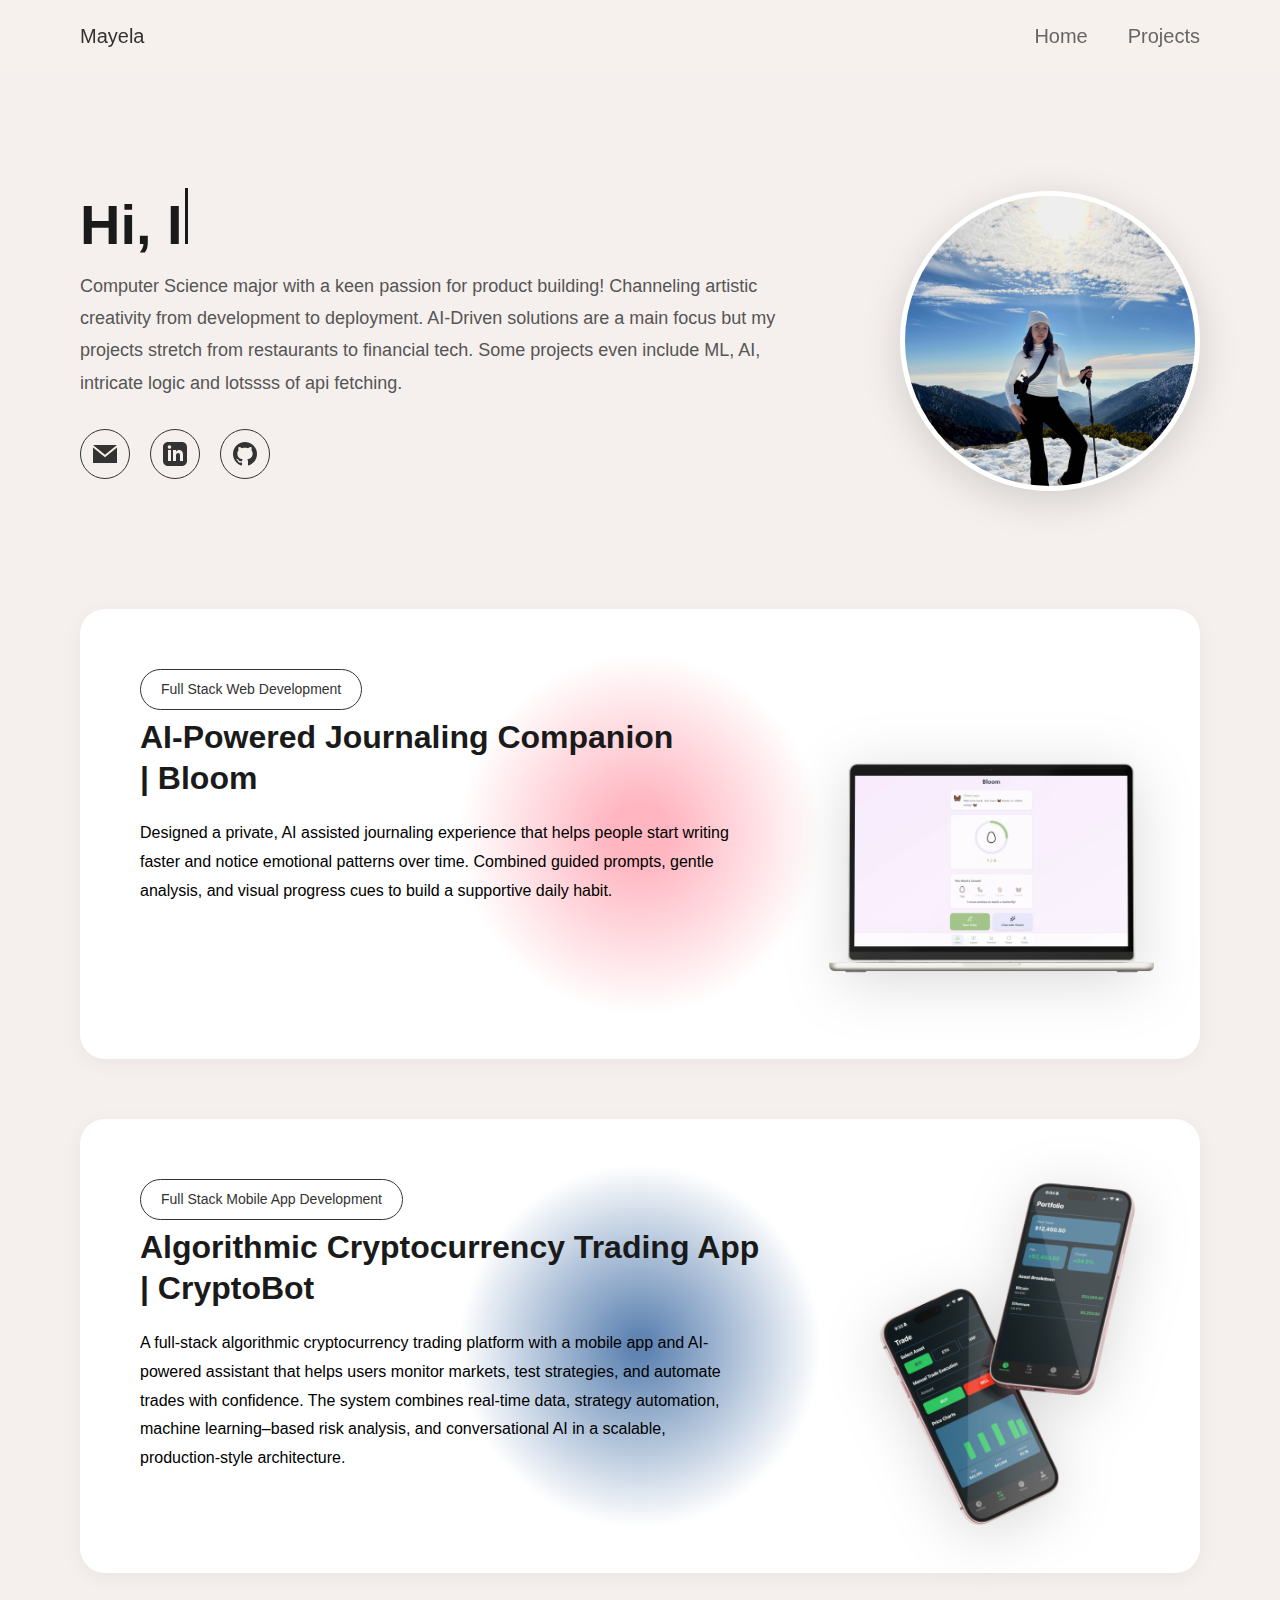
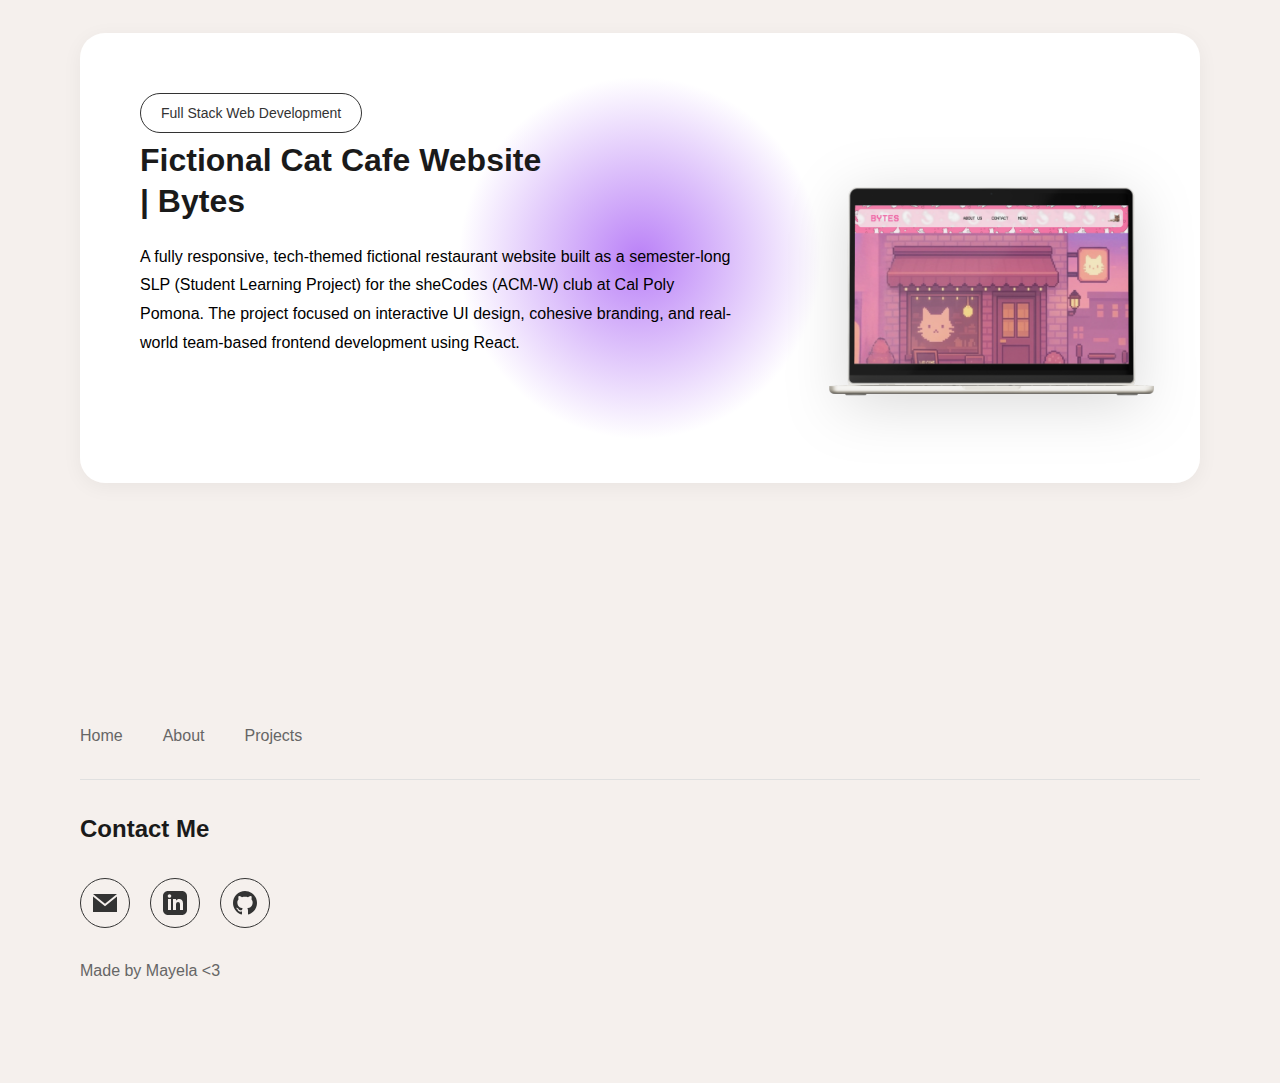
<file: home.html>
<!DOCTYPE html>
<html lang="en">
<head>
    <meta charset="UTF-8">
    <meta name="viewport" content="width=device-width, initial-scale=1.0">
    <title>Mayela - Portfolio</title>
    <link rel="stylesheet" href="styles.css">
</head>
<body>
<!-- Navigation -->
<nav class="navbar">
    <div class="nav-container">
        <div class="logo"><a href="home.html" class="logo-link">Mayela</a></div>
        <ul class="nav-menu">
            <li><a href="home.html" class="nav-link">Home</a></li>
            <li><a href="home.html#projects" class="nav-link">Projects</a></li>
        </ul>
    </div>
</nav>

<!-- Hero Section -->
<section id="home" class="hero">
    <div class="container">
        <div class="hero-content">
            <div class="hero-text">
                <div class="hero-title-wrapper">
                    <h1 class="hero-title-animated" id="hero-typing"></h1>
                </div>
                <p class="hero-description">
                    Computer Science major with a keen passion for product building! Channeling artistic 
                    creativity from development to deployment. AI-Driven solutions are a main focus but my 
                    projects stretch from restaurants to financial tech. Some projects even include ML, AI, 
                    intricate logic and lotssss of api fetching.
                </p>

                <!-- Social Links -->
                <div class="social-links">
                    <a href="mailto:connect.mayela@gmail.com" class="social-link" aria-label="Email">
                        <svg width="24" height="24" viewBox="0 0 24 24" fill="currentColor">
                            <path d="M12 12.713l-11.985-9.713h23.97l-11.985 9.713zm0 2.574l-12-9.725v15.438h24v-15.438l-12 9.725z"/>
                        </svg>
                    </a>
                    <a href="https://linkedin.com/in/mayelaa" target="_blank" class="social-link" aria-label="LinkedIn">
                        <svg width="24" height="24" viewBox="0 0 24 24" fill="currentColor">
                            <path d="M19 0h-14c-2.761 0-5 2.239-5 5v14c0 2.761 2.239 5 5 5h14c2.762 0 5-2.239 5-5v-14c0-2.761-2.238-5-5-5zm-11 19h-3v-11h3v11zm-1.5-12.268c-.966 0-1.75-.79-1.75-1.764s.784-1.764 1.75-1.764 1.75.79 1.75 1.764-.783 1.764-1.75 1.764zm13.5 12.268h-3v-5.604c0-3.368-4-3.113-4 0v5.604h-3v-11h3v1.765c1.396-2.586 7-2.777 7 2.476v6.759z"/>
                        </svg>
                    </a>
                    <a href="https://github.com/mayela101" target="_blank" class="social-link" aria-label="GitHub">
                        <svg width="24" height="24" viewBox="0 0 24 24" fill="currentColor">
                            <path d="M12 0c-6.626 0-12 5.373-12 12 0 5.302 3.438 9.8 8.207 11.387.599.111.793-.261.793-.577v-2.234c-3.338.726-4.033-1.416-4.033-1.416-.546-1.387-1.333-1.756-1.333-1.756-1.089-.745.083-.729.083-.729 1.205.084 1.839 1.237 1.839 1.237 1.07 1.834 2.807 1.304 3.492.997.107-.775.418-1.305.762-1.604-2.665-.305-5.467-1.334-5.467-5.931 0-1.311.469-2.381 1.236-3.221-.124-.303-.535-1.524.117-3.176 0 0 1.008-.322 3.301 1.23.957-.266 1.983-.399 3.003-.404 1.02.005 2.047.138 3.006.404 2.291-1.552 3.297-1.23 3.297-1.23.653 1.653.242 2.874.118 3.176.77.84 1.235 1.911 1.235 3.221 0 4.609-2.807 5.624-5.479 5.921.43.372.823 1.102.823 2.222v3.293c0 .319.192.694.801.576 4.765-1.589 8.199-6.086 8.199-11.386 0-6.627-5.373-12-12-12z"/>
                        </svg>
                    </a>
                </div>
            </div>

            <!-- Profile Picture -->
            <div class="hero-image">
                <img src="mayela.jpg" alt="Mayela" class="profile-picture">
            </div>
        </div>
    </div>
</section>

    <!-- Projects Section -->
    <section id="projects" class="projects">
        <div class="container">
            <a href="bloom.html" class="project-link">
                <div class="project-card">
                    <div class="project-content">
                        <span class="project-tag">Full Stack Web Development</span>
                        <h2 class="project-title">AI-Powered Journaling Companion</h2>
                        <h2 class="project-title1">| Bloom</h2>
                        <p class="project-description">
                            Designed a private, AI assisted journaling experience that helps people start 
                            writing faster and notice emotional patterns over time. Combined guided prompts, 
                            gentle analysis, and visual progress cues to build a supportive daily habit.
                        </p>
                    </div>
                    <!-- Laptop Mockup Image -->
                    <div class="project-mockup">
                        <img src="sample3.png" alt="Bloom App Mockup" class="device-mockup">
                    </div>
                </div>
            </a>

            <a href="cryptobot.html" class="project-link">
                <div class="project-card2">
                    <div class="project-content">
                        <span class="project-tag">Full Stack Mobile App Development</span>
                        <h2 class="project-title">Algorithmic Cryptocurrency Trading App</h2>
                        <h2 class="project-title1">| CryptoBot</h2>
                        <p class="project-description">
                            A full-stack algorithmic cryptocurrency trading platform with a mobile app and 
                            AI-powered assistant that helps users monitor markets, test strategies, and automate 
                            trades with confidence. The system combines real-time data, strategy automation, 
                            machine learning–based risk analysis, and conversational AI in a scalable, production-style 
                            architecture.
                        </p>
                    </div>
                    <!-- Phone Mockup Image -->
                    <div class="project-mockup2">
                        <img src="mockup3.png" alt="CryptoBot App Mockup" class="device-mockup">
                    </div>
                </div>
            </a>

            <a href="avian.html" class="project-link">
                <div class="project-card3">
                    <div class="project-content">
                        <span class="project-tag">Full Stack Web Development</span>
                        <h2 class="project-title">Fictional Cat Cafe Website</h2>
                        <h2 class="project-title1">| Bytes</h2>
                        <p class="project-description">
                            A fully responsive, tech-themed fictional restaurant website built as a semester-long SLP 
                            (Student Learning Project) for the sheCodes (ACM-W) club at Cal Poly Pomona. The project 
                            focused on interactive UI design, cohesive branding, and real-world team-based frontend 
                            development using React.
                        </p>
                    </div>
                    <!-- Laptop Mockup Image -->
                    <div class="project-mockup3">
                        <img src="mockup4.png" alt="Bytes Cafe Mockup" class="device-mockup">
                    </div>
                </div>
            </a>
        </div>
    </section>

<!-- Contact Section -->
<section id="contact" class="contact">
    <div class="container">
        <!-- Contact Heading -->
        
        <!-- Navigation Links -->
        <div class="footer-nav">
            <a href="home.html" class="footer-nav-link">Home</a>
            <a href="home.html#about" class="footer-nav-link">About</a>
            <a href="home.html#projects" class="footer-nav-link">Projects</a>
        </div>
        
        <!-- Social Links -->
        <h3 class="contact-heading">Contact Me</h3>
        <div class="social-links">
            <a href="mailto:connect.mayela@gmail.com" class="social-link" aria-label="Email">
                <svg width="24" height="24" viewBox="0 0 24 24" fill="currentColor">
                    <path d="M12 12.713l-11.985-9.713h23.97l-11.985 9.713zm0 2.574l-12-9.725v15.438h24v-15.438l-12 9.725z"/>
                </svg>
            </a>
            <a href="https://linkedin.com/in/mayelaa" target="_blank" class="social-link" aria-label="LinkedIn">
                <svg width="24" height="24" viewBox="0 0 24 24" fill="currentColor">
                    <path d="M19 0h-14c-2.761 0-5 2.239-5 5v14c0 2.761 2.239 5 5 5h14c2.762 0 5-2.239 5-5v-14c0-2.761-2.238-5-5-5zm-11 19h-3v-11h3v11zm-1.5-12.268c-.966 0-1.75-.79-1.75-1.764s.784-1.764 1.75-1.764 1.75.79 1.75 1.764-.783 1.764-1.75 1.764zm13.5 12.268h-3v-5.604c0-3.368-4-3.113-4 0v5.604h-3v-11h3v1.765c1.396-2.586 7-2.777 7 2.476v6.759z"/>
                </svg>
            </a>
            <a href="https://github.com/mayela101" target="_blank" class="social-link" aria-label="GitHub">
                <svg width="24" height="24" viewBox="0 0 24 24" fill="currentColor">
                    <path d="M12 0c-6.626 0-12 5.373-12 12 0 5.302 3.438 9.8 8.207 11.387.599.111.793-.261.793-.577v-2.234c-3.338.726-4.033-1.416-4.033-1.416-.546-1.387-1.333-1.756-1.333-1.756-1.089-.745.083-.729.083-.729 1.205.084 1.839 1.237 1.839 1.237 1.07 1.834 2.807 1.304 3.492.997.107-.775.418-1.305.762-1.604-2.665-.305-5.467-1.334-5.467-5.931 0-1.311.469-2.381 1.236-3.221-.124-.303-.535-1.524.117-3.176 0 0 1.008-.322 3.301 1.23.957-.266 1.983-.399 3.003-.404 1.02.005 2.047.138 3.006.404 2.291-1.552 3.297-1.23 3.297-1.23.653 1.653.242 2.874.118 3.176.77.84 1.235 1.911 1.235 3.221 0 4.609-2.807 5.624-5.479 5.921.43.372.823 1.102.823 2.222v3.293c0 .319.192.694.801.576 4.765-1.589 8.199-6.086 8.199-11.386 0-6.627-5.373-12-12-12z"/>
                </svg>
            </a>
        </div>
        
        <p class="footer-credit">Made by Mayela <3</p>
    </div>
</section>

    <script src="script.js"></script>
</body>
</html>
</file>
<file: avian-styles.css>
/* Avian Project Specific Styles */

.avian-hero {
    background-color: rgba(245, 240, 237, 0.95);
}

.project-hero {
    padding: 150px 0 80px;
    min-height: 50vh;
}

.back-link {
    display: inline-block;
    color: #666;
    text-decoration: none;
    font-size: 16px;
    margin-bottom: 20px;
    transition: color 0.3s ease;
}

.back-link:hover {
    color: #333;
}

.project-tag-detail {
    display: inline-block;
    padding: 8px 20px;
    border: 1.5px solid #333;
    border-radius: 25px;
    font-size: 14px;
    margin-bottom: 20px;
    color: #333;
}

.project-hero-title {
    font-size: 48px;
    font-weight: 600;
    margin-bottom: -10px;
    color: #1a1a1a;
}

.project-hero-subtitle {
    font-size: 48px;
    font-weight: 600;
    margin-bottom: 25px;
    color: #1a1a1a;
}

.project-hero-description {
    font-size: 18px;
    line-height: 1.8;
    color: #555;
    max-width: 800px;
}

/* Project Details Grid */
.project-details {
    padding: 60px 0;
    background-color: rgba(245, 240, 237, 0.95);
}

.detail-grid {
    display: grid;
    grid-template-columns: repeat(auto-fit, minmax(250px, 1fr));
    gap: 40px;
}

.detail-item h3 {
    font-size: 14px;
    text-transform: uppercase;
    letter-spacing: 1px;
    color: #999;
    margin-bottom: 10px;
}

.detail-item p {
    font-size: 18px;
    color: #333;
    font-weight: 500;
}

/* Project Content */
.project-content {
    padding: 80px 0;
}

.content-section {
    margin-bottom: 60px;
}

.content-section h2 {
    font-size: 32px;
    font-weight: 600;
    margin-bottom: 20px;
    color: #1a1a1a;
}

.content-section p {
    font-size: 18px;
    line-height: 1.8;
    color: #555;
    max-width: 800px;
}

.content-section ul {
    list-style: none;
    padding: 0;
}

.content-section ul li {
    font-size: 18px;
    line-height: 1.8;
    color: #555;
    padding-left: 30px;
    position: relative;
    margin-bottom: 15px;
}

.content-section ul li::before {
    content: "→";
    position: absolute;
    left: 0;
    color: #f2a03d;
    font-weight: bold;
}

/* Image Showcase */
.image-showcase {
    margin: 60px 0;
    text-align: center;
}

.showcase-img {
    max-width: 100%;
    height: auto;
    border-radius: 15px;
    box-shadow: 0 10px 40px rgba(0, 0, 0, 0.1);
}

/* Responsive */
@media (max-width: 768px) {
    .project-hero-title,
    .project-hero-subtitle {
        font-size: 32px;
    }

    .content-section h2 {
        font-size: 24px;
    }

    .content-section p,
    .content-section ul li {
        font-size: 16px;
    }
}

/* Project Links (buttons in hero) */
.project-links {
    display: flex;
    gap: 15px;
    margin-top: 30px;
    flex-wrap: wrap;
}

.project-tag-link {
    display: inline-block;
    padding: 10px 24px;
    border: 1.5px solid #333;
    border-radius: 25px;
    font-size: 15px;
    color: #333;
    text-decoration: none;
    transition: all 0.3s ease;
    background-color: transparent;
}

.project-tag-link:hover {
    background-color: #69402b;
    border-color: #754c38;
    color: white;
    transform: translateY(-2px);
    box-shadow: 0 4px 12px rgba(138, 69, 48, 0.3);
}

/* Responsive */
@media (max-width: 768px) {
    .project-links {
        flex-direction: column;
        gap: 10px;
    }
    
    .project-tag-link {
        text-align: center;
    }
}

/* Screenshot Gallery */
.screenshot-gallery {
    display: grid;
    grid-template-columns: repeat(auto-fit, minmax(280px, 1fr));
    align-items: start;
    gap: 30px;
    margin: 40px 0 60px;
    max-width: 1200px;
}

.screenshot-item {
    background: transparent;
    border-radius: 15px;
    overflow: hidden;
    box-shadow: 0 4px 20px rgba(0, 0, 0, 0.08);
    transition: all 0.3s ease;
    cursor: pointer;
}

.screenshot-item:hover {
    transform: translateY(-8px);
    box-shadow: 0 8px 30px rgba(0, 0, 0, 0.12);
}

.screenshot-item img {
    width: 100%;
    height: auto;
    display: block;
    object-fit: cover;
}

/* Responsive Gallery */
@media (max-width: 768px) {
    .screenshot-gallery {
        grid-template-columns: 1fr;
        gap: 25px;
    }
    
    .screenshot-caption {
        font-size: 14px;
        padding: 15px;
    }
    
    .live-demo-btn {
        padding: 14px 35px;
        font-size: 16px;
    }
}

/* Zoom Icon - appears on hover */
.zoom-icon {
    position: absolute;
    top: 20px;
    right: 20px;
    font-size: 24px;
    background-color: rgba(255, 255, 255, 0.9);
    padding: 10px 15px;
    border-radius: 50%;
    opacity: 0;
    transition: opacity 0.3s ease;
    pointer-events: none;
    box-shadow: 0 2px 10px rgba(0, 0, 0, 0.2);
}

.sketch-wrapper:hover .zoom-icon {
    opacity: 1;
}

/* Lightbox Modal */
.lightbox {
    display: none;
    position: fixed;
    z-index: 9999;
    padding-top: 60px;
    left: 0;
    top: 0;
    width: 100%;
    height: 100%;
    overflow: auto;
    background-color: rgba(0, 0, 0, 0.95);
    animation: fadeIn 0.3s ease;
}

@keyframes fadeIn {
    from { opacity: 0; }
    to { opacity: 1; }
}

.lightbox-content {
    margin: auto;
    display: block;
    width: 90%;
    max-width: 1200px;
    animation: zoomIn 0.3s ease;
}

@keyframes zoomIn {
    from { transform: scale(0.8); }
    to { transform: scale(1); }
}

.lightbox-close {
    position: absolute;
    top: 20px;
    right: 40px;
    color: #f1f1f1;
    font-size: 50px;
    font-weight: bold;
    transition: 0.3s;
    cursor: pointer;
    z-index: 10000;
}

.lightbox-close:hover,
.lightbox-close:focus {
    color: #FFB6C1;
}

.lightbox-caption {
    margin: auto;
    display: block;
    width: 80%;
    max-width: 700px;
    text-align: center;
    color: #ccc;
    padding: 20px 0;
    font-size: 18px;
}

/* Responsive */
@media (max-width: 768px) {
    .lightbox-content {
        width: 95%;
    }
    
    .lightbox-close {
        top: 10px;
        right: 20px;
        font-size: 35px;
    }
    
    .zoom-icon {
        font-size: 20px;
        padding: 8px 12px;
    }
}
/* Hide navbar when lightbox is open */
.navbar.hidden {
    opacity: 0;
    pointer-events: none;
    transition: opacity 0.3s ease;
}
/* Image Showcase */
.image-showcase {
    margin: 60px 0;
    text-align: center;
}

.showcase-img {
    max-width: 100%;
    height: auto;
    border-radius: 15px;
    box-shadow: 0 10px 40px rgba(0, 0, 0, 0.1);
}

/* Responsive */
@media (max-width: 768px) {
    .project-hero-title,
    .project-hero-subtitle {
        font-size: 32px;
    }

    .content-section h2 {
        font-size: 24px;
    }

    .content-section p,
    .content-section ul li {
        font-size: 16px;
    }

    .sketches {
        flex-direction: column;
        align-items: center;
    }

    .sketch-img {
        max-width: 100%;
    }

    .journal-text-overlay {
        top: 60%;
        font-size: 14px;
    }

    .journal-text-overlay p {
        font-size: 14px;
    }
}
</file>
<file: bloom-styles.css>
/* Bloom Project Specific Styles */

.logo-link {
    text-decoration: none;
    color: inherit;
}

.bloom-hero {
    background-color: rgba(245, 240, 237, 0.95);
}

.project-hero {
    padding: 150px 0 80px;
    min-height: 50vh;
}

/* Project Links (buttons in hero) */
.project-links {
    display: flex;
    gap: 15px;
    margin-top: 30px;
    flex-wrap: wrap;
}

.project-tag-link {
    display: inline-block;
    padding: 10px 24px;
    border: 1.5px solid #333;
    border-radius: 25px;
    font-size: 15px;
    color: #333;
    text-decoration: none;
    transition: all 0.3s ease;
    background-color: transparent;
}

.project-tag-link:hover {
    background-color: #69402b;
    border-color: #754c38;
    color: white;
    transform: translateY(-2px);
    box-shadow: 0 4px 12px rgba(138, 69, 48, 0.3);
}

/* Responsive */
@media (max-width: 768px) {
    .project-links {
        flex-direction: column;
        gap: 10px;
    }
    
    .project-tag-link {
        text-align: center;
    }
}

.back-link {
    display: inline-block;
    color: #666;
    text-decoration: none;
    font-size: 16px;
    margin-bottom: 20px;
    transition: color 0.3s ease;
}

.back-link:hover {
    color: #333;
}

.project-tag-detail {
    display: inline-block;
    padding: 8px 20px;
    border: 1.5px solid #333;
    border-radius: 25px;
    font-size: 14px;
    margin-bottom: 20px;
    color: #333;
}

.project-hero-title {
    font-size: 48px;
    font-weight: 600;
    margin-bottom: -10px;
    color: #1a1a1a;
}

.project-hero-subtitle {
    font-size: 48px;
    font-weight: 600;
    margin-bottom: 25px;
    color: #1a1a1a;
}

.project-hero-description {
    font-size: 18px;
    line-height: 1.8;
    color: #555;
    max-width: 800px;
}

/* Project Details Grid */
.project-details {
    padding: 60px 0;
    background-color: rgba(245, 240, 237, 0.95);
}

.detail-grid {
    display: grid;
    grid-template-columns: repeat(auto-fit, minmax(250px, 1fr));
    gap: 40px;
}

.detail-item h3 {
    font-size: 14px;
    text-transform: uppercase;
    letter-spacing: 1px;
    color: #999;
    margin-bottom: 10px;
}

.detail-item p {
    font-size: 18px;
    color: #333;
    font-weight: 500;
}

/* Project Content */
.project-content {
    padding: 80px 0;
}

.content-section {
    margin-bottom: 60px;
}

.content-section h2 {
    font-size: 32px;
    font-weight: 600;
    margin-bottom: 20px;
    color: #1a1a1a;
}

.content-section p {
    font-size: 18px;
    line-height: 1.8;
    color: #555;
    max-width: 800px;
}

.content-section ul {
    list-style: none;
    padding: 0;
}

.content-section ul li {
    font-size: 18px;
    line-height: 1.8;
    color: #555;
    padding-left: 30px;
    position: relative;
    margin-bottom: 15px;
}

.content-section ul li::before {
    content: "→";
    position: absolute;
    left: 0;
    color: #FFB6C1;
    font-weight: bold;
}

/* ===== JOURNAL MOCKUP WITH TEXT OVERLAY ===== */
.journal-mockup-container {
    position: relative;
    width: 100%;
    max-width: 900px;
    margin: 30px auto;
    border-radius: 15px;
    overflow: hidden;
    box-shadow: 0 10px 40px rgba(0, 0, 0, 0.1);
}

.journal-bg {
    width: 100%;
    height: auto;
    display: block;
}

.journal-text-overlay {
    position: absolute;
    top: 37.5%;
    left: 12%;
    right: 13%;
    bottom: 10%;
    padding: 21px;
    overflow-y: auto;
}

.journal-text-overlay p {
    font-family: -apple-system, BlinkMacSystemFont, 'Segoe UI', 'Roboto', sans-serif;
    font-size: 22px;
    line-height: 1.7;
    color: #4a5568;
    margin: 0;
}

/* Typewriter Effect - REMOVED width animation */
.typewriter {
    white-space: pre-wrap;
    word-wrap: break-word;
}

/* Blinking cursor effect */
.typewriter.typing::after {
    content: '|';
    animation: blink 0.7s step-end infinite;
    margin-left: 2px;
}

@keyframes blink {
    from, to {
        opacity: 1;
    }
    50% {
        opacity: 0;
    }
}

/* Sketches Section - Updated */
.sketches {
    display: flex;
    gap: 20px;
    margin-bottom: 60px;
    justify-content: center;
    flex-wrap: wrap;
}

.sketch-wrapper {
    position: relative;
    width: 100%;
    max-width: 550px;
    cursor: pointer;
    transition: transform 0.3s ease;
}

.sketch-wrapper:hover {
    transform: scale(1.02);
}

.sketch-img {
    width: 100%;
    max-width: 550px;
    height: 500px;
    object-fit: contain;
    border: 1px solid #e0e0e0;
    border-radius: 10px;
    padding: 15px;
    background-color: white;
    box-shadow: 0 4px 15px rgba(0, 0, 0, 0.08);
    transition: box-shadow 0.3s ease;
}

.sketch-wrapper:hover .sketch-img {
    box-shadow: 0 8px 25px rgba(0, 0, 0, 0.15);
}

/* Zoom Icon - appears on hover */
.zoom-icon {
    position: absolute;
    top: 20px;
    right: 20px;
    font-size: 24px;
    background-color: rgba(255, 255, 255, 0.9);
    padding: 10px 15px;
    border-radius: 50%;
    opacity: 0;
    transition: opacity 0.3s ease;
    pointer-events: none;
    box-shadow: 0 2px 10px rgba(0, 0, 0, 0.2);
}

.sketch-wrapper:hover .zoom-icon {
    opacity: 1;
}

/* Lightbox Modal */
.lightbox {
    display: none;
    position: fixed;
    z-index: 9999;
    padding-top: 60px;
    left: 0;
    top: 0;
    width: 100%;
    height: 100%;
    overflow: auto;
    background-color: rgba(0, 0, 0, 0.95);
    animation: fadeIn 0.3s ease;
}

@keyframes fadeIn {
    from { opacity: 0; }
    to { opacity: 1; }
}

.lightbox-content {
    margin: auto;
    display: block;
    width: 90%;
    max-width: 1200px;
    animation: zoomIn 0.3s ease;
}

@keyframes zoomIn {
    from { transform: scale(0.8); }
    to { transform: scale(1); }
}

.lightbox-close {
    position: absolute;
    top: 20px;
    right: 40px;
    color: #f1f1f1;
    font-size: 50px;
    font-weight: bold;
    transition: 0.3s;
    cursor: pointer;
    z-index: 10000;
}

.lightbox-close:hover,
.lightbox-close:focus {
    color: #FFB6C1;
}

.lightbox-caption {
    margin: auto;
    display: block;
    width: 80%;
    max-width: 700px;
    text-align: center;
    color: #ccc;
    padding: 20px 0;
    font-size: 18px;
}

/* Responsive */
@media (max-width: 768px) {
    .lightbox-content {
        width: 95%;
    }
    
    .lightbox-close {
        top: 10px;
        right: 20px;
        font-size: 35px;
    }
    
    .zoom-icon {
        font-size: 20px;
        padding: 8px 12px;
    }
}
/* Hide navbar when lightbox is open */
.navbar.hidden {
    opacity: 0;
    pointer-events: none;
    transition: opacity 0.3s ease;
}
/* Image Showcase */
.image-showcase {
    margin: 60px 0;
    text-align: center;
}

.showcase-img {
    max-width: 100%;
    height: auto;
    border-radius: 15px;
    box-shadow: 0 10px 40px rgba(0, 0, 0, 0.1);
}
/* Hide mobile static text on desktop */
.mobile-static-text {
    display: none;
}
/* Responsive */
@media (max-width: 768px) {
    .project-hero-title,
    .project-hero-subtitle {
        font-size: 32px;
    }

    .content-section h2 {
        font-size: 24px;
    }

    .content-section p,
    .content-section ul li {
        font-size: 16px;
    }

    .sketches {
        flex-direction: column;
        align-items: center;
    }

    .sketch-img {
        max-width: 100%;
    }
    /* Hide journal mockup container completely on mobile */
    .journal-mockup-container {
        display: none;
    }
    
    .journal-text-overlay {
        top: 60%;
        font-size: 14px;
    }

    .journal-text-overlay p {
        font-size: 14px;
    }
}
/* Add this to your existing bloom-styles.css */

/* SOLUTION - Top overlay (for intro text) */
.journal-text-overlay-top {
    position: absolute;
    top: 14%;
    left: 14%;
    right: 14%;
    padding: 21px;
    overflow-y: auto;
}

.journal-text-overlay-top p {
    font-family: -apple-system, BlinkMacSystemFont, 'Segoe UI', 'Roboto', sans-serif;
    font-size: 21px;
    line-height: 1.7;
    color: #4a5568;
    margin: 0;
}

/* SOLUTION - Bottom overlay (for details text) */
.journal-text-overlay-bottom {
    position: absolute;
    top: 58.5%;  /* Adjust this to position the second paragraph */
    left: 15%;
    right: 18%;
    padding: 21px;
    overflow-y: auto;
}

.journal-text-overlay-bottom p {
    font-family: -apple-system, BlinkMacSystemFont, 'Segoe UI', 'Roboto', sans-serif;
    font-size: 22px;  /* You can make this slightly smaller if needed */
    line-height: 1.7;
    color: #2d3748;  /* Slightly darker for contrast */
    margin: 0;
}

/* If you want different styling for bullet points */
.journal-text-overlay-top p {
    /* Keep bullets aligned */
    padding-left: 5px;
}

/* Responsive adjustments for solution overlays */
@media (max-width: 768px) {
    .journal-text-overlay-top {
        top: 35%;
        font-size: 14px;
    }
    
    .journal-text-overlay-top p {
        font-size: 15px;
    }
    
    .journal-text-overlay-bottom {
        top: 65%;
    }
    
    .journal-text-overlay-bottom p {
        font-size: 14px;
    }
}

/* Screenshot Gallery */
.screenshot-gallery {
    display: grid;
    grid-template-columns: repeat(auto-fit, minmax(280px, 1fr));
    gap: 30px;
    margin: 40px 0 60px;
    max-width: 1200px;
}

.screenshot-item {
    background: white;
    border-radius: 15px;
    overflow: hidden;
    box-shadow: 0 4px 20px rgba(0, 0, 0, 0.08);
    transition: all 0.3s ease;
    cursor: pointer;
}

.screenshot-item:hover {
    transform: translateY(-8px);
    box-shadow: 0 8px 30px rgba(0, 0, 0, 0.12);
}

.screenshot-item img {
    width: 100%;
    height: auto;
    display: block;
    object-fit: cover;
}

.screenshot-caption {
    padding: 20px;
    text-align: center;
    font-size: 15px;
    color: #666;
    margin: 0;
    background-color: #fafafa;
}




/* Responsive Gallery */
@media (max-width: 768px) {
    .screenshot-gallery {
        grid-template-columns: 1fr;
        gap: 25px;
    }
    
    .screenshot-caption {
        font-size: 14px;
        padding: 15px;
    }
    
    .live-demo-btn {
        padding: 14px 35px;
        font-size: 16px;
    }
}
</file>
<file: brand-style.css>
/* Avian Project Specific Styles */

.avian-hero {
    background-color: rgba(245, 240, 237, 0.95);
}

.project-hero {
    padding: 150px 0 80px;
    min-height: 50vh;
}

.back-link {
    display: inline-block;
    color: #666;
    text-decoration: none;
    font-size: 16px;
    margin-bottom: 20px;
    transition: color 0.3s ease;
}

.back-link:hover {
    color: #333;
}

.project-tag-detail {
    display: inline-block;
    padding: 8px 20px;
    border: 1.5px solid #333;
    border-radius: 25px;
    font-size: 14px;
    margin-bottom: 20px;
    color: #333;
}

.project-hero-title {
    font-size: 48px;
    font-weight: 600;
    margin-bottom: -10px;
    color: #1a1a1a;
}

.project-hero-subtitle {
    font-size: 48px;
    font-weight: 600;
    margin-bottom: 25px;
    color: #1a1a1a;
}

.project-hero-description {
    font-size: 18px;
    line-height: 1.8;
    color: #555;
    max-width: 800px;
}

/* Project Details Grid */
.project-details {
    padding: 60px 0;
    background-color: rgba(245, 240, 237, 0.95);
}

.detail-grid {
    display: grid;
    grid-template-columns: repeat(auto-fit, minmax(250px, 1fr));
    gap: 40px;
}

.detail-item h3 {
    font-size: 14px;
    text-transform: uppercase;
    letter-spacing: 1px;
    color: #999;
    margin-bottom: 10px;
}

.detail-item p {
    font-size: 18px;
    color: #333;
    font-weight: 500;
}

/* Project Content */
.project-content {
    padding: 80px 0;
}

.content-section {
    margin-bottom: 60px;
}

.content-section h2 {
    font-size: 32px;
    font-weight: 600;
    margin-bottom: 20px;
    color: #1a1a1a;
}

.content-section p {
    font-size: 18px;
    line-height: 1.8;
    color: #555;
    max-width: 800px;
}

.content-section ul {
    list-style: none;
    padding: 0;
}

.content-section ul li {
    font-size: 18px;
    line-height: 1.8;
    color: #555;
    padding-left: 30px;
    position: relative;
    margin-bottom: 15px;
}

.content-section ul li::before {
    content: "→";
    position: absolute;
    left: 0;
    color: #f2a03d;
    font-weight: bold;
}

/* Image Showcase */
.image-showcase {
    margin: 60px 0;
    text-align: center;
}

.showcase-img {
    max-width: 100%;
    height: auto;
    border-radius: 15px;
    box-shadow: 0 10px 40px rgba(0, 0, 0, 0.1);
}

/* Responsive */
@media (max-width: 768px) {
    .project-hero-title,
    .project-hero-subtitle {
        font-size: 32px;
    }

    .content-section h2 {
        font-size: 24px;
    }

    .content-section p,
    .content-section ul li {
        font-size: 16px;
    }
}

/* Project Links (buttons in hero) */
.project-links {
    display: flex;
    gap: 15px;
    margin-top: 30px;
    flex-wrap: wrap;
}

.project-tag-link {
    display: inline-block;
    padding: 10px 24px;
    border: 1.5px solid #333;
    border-radius: 25px;
    font-size: 15px;
    color: #333;
    text-decoration: none;
    transition: all 0.3s ease;
    background-color: transparent;
}

.project-tag-link:hover {
    background-color: #69402b;
    border-color: #754c38;
    color: white;
    transform: translateY(-2px);
    box-shadow: 0 4px 12px rgba(138, 69, 48, 0.3);
}

/* Responsive */
@media (max-width: 768px) {
    .project-links {
        flex-direction: column;
        gap: 10px;
    }
    
    .project-tag-link {
        text-align: center;
    }
}

/* Screenshot Gallery */
.screenshot-gallery {
    display: grid;
    grid-template-columns: repeat(auto-fit, minmax(280px, 1fr));
    align-items: start;
    gap: 30px;
    margin: 40px 0 60px;
    max-width: 1200px;
}

.screenshot-item {
    background: transparent;
    border-radius: 15px;
    overflow: hidden;
    box-shadow: 0 4px 20px rgba(0, 0, 0, 0.08);
    transition: all 0.3s ease;
    cursor: pointer;
}

.screenshot-item:hover {
    transform: translateY(-8px);
    box-shadow: 0 8px 30px rgba(0, 0, 0, 0.12);
}

.screenshot-item img {
    width: 100%;
    height: auto;
    display: block;
    object-fit: cover;
}

/* Responsive Gallery */
@media (max-width: 768px) {
    .screenshot-gallery {
        grid-template-columns: 1fr;
        gap: 25px;
    }
    
    .screenshot-caption {
        font-size: 14px;
        padding: 15px;
    }
    
    .live-demo-btn {
        padding: 14px 35px;
        font-size: 16px;
    }
}

/* Zoom Icon - appears on hover */
.zoom-icon {
    position: absolute;
    top: 20px;
    right: 20px;
    font-size: 24px;
    background-color: rgba(255, 255, 255, 0.9);
    padding: 10px 15px;
    border-radius: 50%;
    opacity: 0;
    transition: opacity 0.3s ease;
    pointer-events: none;
    box-shadow: 0 2px 10px rgba(0, 0, 0, 0.2);
}

.sketch-wrapper:hover .zoom-icon {
    opacity: 1;
}

/* Lightbox Modal */
.lightbox {
    display: none;
    position: fixed;
    z-index: 9999;
    padding-top: 60px;
    left: 0;
    top: 0;
    width: 100%;
    height: 100%;
    overflow: auto;
    background-color: rgba(0, 0, 0, 0.95);
    animation: fadeIn 0.3s ease;
}

@keyframes fadeIn {
    from { opacity: 0; }
    to { opacity: 1; }
}

.lightbox-content {
    margin: auto;
    display: block;
    width: 90%;
    max-width: 1200px;
    animation: zoomIn 0.3s ease;
}

@keyframes zoomIn {
    from { transform: scale(0.8); }
    to { transform: scale(1); }
}

.lightbox-close {
    position: absolute;
    top: 20px;
    right: 40px;
    color: #f1f1f1;
    font-size: 50px;
    font-weight: bold;
    transition: 0.3s;
    cursor: pointer;
    z-index: 10000;
}

.lightbox-close:hover,
.lightbox-close:focus {
    color: #FFB6C1;
}

.lightbox-caption {
    margin: auto;
    display: block;
    width: 80%;
    max-width: 700px;
    text-align: center;
    color: #ccc;
    padding: 20px 0;
    font-size: 18px;
}

/* Responsive */
@media (max-width: 768px) {
    .lightbox-content {
        width: 95%;
    }
    
    .lightbox-close {
        top: 10px;
        right: 20px;
        font-size: 35px;
    }
    
    .zoom-icon {
        font-size: 20px;
        padding: 8px 12px;
    }
}
/* Hide navbar when lightbox is open */
.navbar.hidden {
    opacity: 0;
    pointer-events: none;
    transition: opacity 0.3s ease;
}
/* Image Showcase */
.image-showcase {
    margin: 60px 0;
    text-align: center;
}

.showcase-img {
    max-width: 100%;
    height: auto;
    border-radius: 15px;
    box-shadow: 0 10px 40px rgba(0, 0, 0, 0.1);
}

/* Responsive */
@media (max-width: 768px) {
    .project-hero-title,
    .project-hero-subtitle {
        font-size: 32px;
    }

    .content-section h2 {
        font-size: 24px;
    }

    .content-section p,
    .content-section ul li {
        font-size: 16px;
    }

    .sketches {
        flex-direction: column;
        align-items: center;
    }

    .sketch-img {
        max-width: 100%;
    }

    .journal-text-overlay {
        top: 60%;
        font-size: 14px;
    }

    .journal-text-overlay p {
        font-size: 14px;
    }
}.metrics-table {
    width: 100%;
    border-collapse: collapse;
    margin: 20px 0;
    font-size: 0.95rem;
}

.metrics-table th {
    background-color: none;
    color: #1a1a2e;
    padding: 12px 16px;
    text-align: left;
}

.metrics-table td {
    padding: 12px 16px;
    border-bottom: 1px solid #e0e0e0;
    vertical-align: top;
}

.metrics-table tr:nth-child(even) {
    background-color: #f8f8f8;
}

.metrics-table tr:hover {
    background-color: #f0f0f0;
}


.ship-plan {
    display: grid;
    grid-template-columns: repeat(3, 1fr);
    gap: 24px;
    margin: 20px 0;
}

@media (max-width: 768px) {
    .ship-plan {
        grid-template-columns: 1fr;
    }
}
</file>
<file: cryptobot-styles.css>
/* CryptoBot Project Specific Styles */

.cryptobot-hero {
    background-color: rgba(245, 240, 237, 0.95);
}

.project-hero {
    padding: 150px 0 80px;
    min-height: 50vh;
}

.back-link {
    display: inline-block;
    color: #666;
    text-decoration: none;
    font-size: 16px;
    margin-bottom: 20px;
    transition: color 0.3s ease;
}

.back-link:hover {
    color: #333;
}

.project-tag-detail {
    display: inline-block;
    padding: 8px 20px;
    border: 1.5px solid #333;
    border-radius: 25px;
    font-size: 14px;
    margin-bottom: 20px;
    color: #333;
}

.project-hero-title {
    font-size: 48px;
    font-weight: 600;
    margin-bottom: -10px;
    color: #1a1a1a;
}

.project-hero-subtitle {
    font-size: 48px;
    font-weight: 600;
    margin-bottom: 25px;
    color: #1a1a1a;
}

.project-hero-description {
    font-size: 18px;
    line-height: 1.8;
    color: #555;
    max-width: 800px;
}

/* Project Details Grid */
.project-details {
    padding: 60px 0;
    background-color: rgba(245, 240, 237, 0.95);
}

.detail-grid {
    display: grid;
    grid-template-columns: repeat(auto-fit, minmax(250px, 1fr));
    gap: 40px;
}

.detail-item h3 {
    font-size: 14px;
    text-transform: uppercase;
    letter-spacing: 1px;
    color: #999;
    margin-bottom: 10px;
}

.detail-item p {
    font-size: 18px;
    color: #333;
    font-weight: 500;
}

/* Project Content */
.project-content {
    padding: 80px 0;
}

.content-section {
    margin-bottom: 60px;
}

.content-section h2 {
    font-size: 32px;
    font-weight: 600;
    margin-bottom: 20px;
    color: #1a1a1a;
}

.content-section p {
    font-size: 18px;
    line-height: 1.8;
    color: #555;
    max-width: 800px;
}

.content-section ul {
    list-style: none;
    padding: 0;
}

.content-section ul li {
    font-size: 18px;
    line-height: 1.8;
    color: #555;
    padding-left: 30px;
    position: relative;
    margin-bottom: 15px;
}

.content-section ul li::before {
    content: "→";
    position: absolute;
    left: 0;
    color: #6085B3;
    font-weight: bold;
}

/* Image Showcase */
.image-showcase {
    margin: 60px 0;
    text-align: center;
}

.showcase-img {
    max-width: 100%;
    height: auto;
    border-radius: 15px;
    box-shadow: 0 10px 40px rgba(0, 0, 0, 0.1);
}

/* Responsive */
@media (max-width: 768px) {
    .project-hero-title,
    .project-hero-subtitle {
        font-size: 32px;
    }

    .content-section h2 {
        font-size: 24px;
    }

    .content-section p,
    .content-section ul li {
        font-size: 16px;
    }
}

/* Screenshot Gallery */
.screenshot-gallery {
    display: grid;
    grid-template-columns: repeat(auto-fit, minmax(280px, 1fr));
    gap: 30px;
    margin: 40px 0 60px;
    max-width: 1200px;
}

.screenshot-item {
    background: white;
    border-radius: 15px;
    overflow: hidden;
    box-shadow: 0 4px 20px rgba(0, 0, 0, 0.08);
    transition: all 0.3s ease;
    cursor: pointer;
}

.screenshot-item:hover {
    transform: translateY(-8px);
    box-shadow: 0 8px 30px rgba(0, 0, 0, 0.12);
}

.screenshot-item img {
    width: 100%;
    height: auto;
    display: block;
    object-fit: cover;
}

.screenshot-caption {
    padding: 20px;
    text-align: center;
    font-size: 15px;
    color: #666;
    margin: 0;
    background-color: #fafafa;
}




/* Responsive Gallery */
@media (max-width: 768px) {
    .screenshot-gallery {
        grid-template-columns: 1fr;
        gap: 25px;
    }
    
    .screenshot-caption {
        font-size: 14px;
        padding: 15px;
    }
    
    .live-demo-btn {
        padding: 14px 35px;
        font-size: 16px;
    }
}

/* Project Links (buttons in hero) */
.project-links {
    display: flex;
    gap: 15px;
    margin-top: 30px;
    flex-wrap: wrap;
}

.project-tag-link {
    display: inline-block;
    padding: 10px 24px;
    border: 1.5px solid #333;
    border-radius: 25px;
    font-size: 15px;
    color: #333;
    text-decoration: none;
    transition: all 0.3s ease;
    background-color: transparent;
}

.project-tag-link:hover {
    background-color: #69402b;
    border-color: #754c38;
    color: white;
    transform: translateY(-2px);
    box-shadow: 0 4px 12px rgba(138, 69, 48, 0.3);
}

/* Responsive */
@media (max-width: 768px) {
    .project-links {
        flex-direction: column;
        gap: 10px;
    }
    
    .project-tag-link {
        text-align: center;
    }
}
</file>
<file: styles.css>
/* Reset and Base Styles */
* {
    margin: 0;
    padding: 0;
    box-sizing: border-box;
}

body {
    font-family: -apple-system, BlinkMacSystemFont, 'Segoe UI', 'Roboto', 'Oxygen', 'Ubuntu', 'Cantarell', sans-serif;
    color: #333;
    background-color: #f5f0ed;
    line-height: 1.6;
}

.container {
    max-width: 1200px;
    margin: 0 auto;
    padding: 0 40px;
}

/* Navigation */
.navbar {
    position: fixed;
    top: 0;
    width: 100%;
    background-color: rgba(245, 240, 237, 0.95);
    backdrop-filter: blur(10px);
    z-index: 1000;
    padding: 20px 0;
}

.nav-container {
    max-width: 1200px;
    margin: 0 auto;
    padding: 0 40px;
    display: flex;
    justify-content: space-between;
    align-items: center;
}

.logo {
    font-size: 20px;
    font-weight: 500;
    color: #333;
}

.logo-link {
    text-decoration: none;
    color: inherit;
}

.nav-menu {
    display: flex;
    list-style: none;
    gap: 40px;
}

.nav-link {
    text-decoration: none;
    color: #666;
    font-size: 20px;
    transition: color 0.3s ease;
}

.nav-link:hover {
    color: #333;
}

/* Hero Section - Updated with Image Layout */
.hero {
    padding: 180px 0 60px; /* Changed from 120px to 60px bottom padding */
    min-height: 60vh;
}
/* Flexbox layout for text + image */
.hero-content {
    display: flex;
    align-items: center;
    gap: 80px;
    justify-content: space-between;
}

.hero-text {
    flex: 1;
    max-width: 700px;
}

/* Profile Picture */
.hero-image {
    flex-shrink: 0;
}

.profile-picture {
    width: 300px;
    height: 300px;
    border-radius: 50%;
    object-fit: cover;
    object-position: center 30%; /* ← Adjust this to crop */
    box-shadow: 0 10px 40px rgba(0, 0, 0, 0.15);
    border: 5px solid #fff;
}

.profile-picture:hover {
    transform: scale(1.05);
    box-shadow: 0 15px 50px rgba(0, 0, 0, 0.2);
}

/* Wrapper to reserve space */
.hero-title-wrapper {
    min-height: 67px;
    margin-bottom: 0px;
}

/* Typing Animation Title */
.hero-title-animated {
    font-size: 56px;
    font-weight: 600;
    color: #1a1a1a;
    display: inline-block;
    white-space: nowrap;
}

/* Blinking cursor */
.hero-title-animated::after {
    content: '';
    display: inline-block;
    width: 3px;
    height: 1em;
    background-color: #1a1a1a;
    margin-left: 2px;
    vertical-align: baseline;
    animation: blink-caret 0.75s step-end infinite;
}

@keyframes blink-caret {
    from, to {
        opacity: 1;
    }
    50% {
        opacity: 0;
    }
}

.hero-title-animated.typing-done::after {
    display: none;
}

.hero-description {
    font-size: 18px;
    line-height: 1.8;
    color: #555;
    max-width: 700px;
}

/* Mobile responsive */
@media (max-width: 768px) {
    .hero-content {
        flex-direction: column-reverse;
        gap: 40px;
        text-align: center;
    }
    
    .hero-text {
        max-width: 100%;
    }
    
    .profile-picture {
        width: 200px;
        height: 200px;
    }
    
    .hero-title-wrapper {
        min-height: 43px;
    }
    
    .hero-title-animated {
        font-size: 36px;
    }
    
    .hero-description {
        font-size: 16px;
    }
}

.hero-description {
    font-size: 18px;
    line-height: 1.8;
    color: #555;
    max-width: 700px;
}

/* Add this new style for hero email */
.hero-email {
    display: flex;
    align-items: center;
    gap: 8px;
    font-size: 16px;
    color: #666;
    margin: 20px 0 10px 0;
}

.hero-email svg {
    flex-shrink: 0;
}

/* Update content-section to reduce bottom margin */
.content-section {
    margin-bottom: 40px; /* Changed from 60px */
}

/* Update the last content section specifically */
.content-section:last-of-type {
    margin-bottom: 0px; /* Even less space before footer */
}

/* Mobile responsive for hero email */
@media (max-width: 768px) {
    .hero-email {
        justify-content: center;
    }
}
.content-section {
    margin-bottom: 60px;
}

.content-section h2 {
    font-size: 32px;
    font-weight: 600;
    margin-bottom: 20px;
    color: #1a1a1a;
}

.content-section h4 {
    font-size: 20px;
    font-weight: 600;
    margin-bottom: 20px;
    color: #1a1a1a;
}

.content-section p {
    font-size: 18px;
    line-height: 1.8;
    color: #555;
    max-width: 800px;
}

.content-section ul {
    list-style: none;
    padding: 0;
}

.content-section ul li {
    font-size: 18px;
    line-height: 1.8;
    color: #555;
    padding-left: 30px;
    position: relative;
    margin-bottom: 15px;
}

.content-section ul li::before {
    content: "→";
    position: absolute;
    left: 0;
    color: #69402b;
    font-weight: bold;
}
/* Projects Section */
.projects {
    padding: 40px 0 80px; /* Changed from 80px 0 to reduce top padding */
}

.project-link {
    text-decoration: none;
    color: inherit;
    display: block;
    transition: transform 0.3s ease;
}

.project-link:hover {
    transform: translateY(-5px);
}

.project-card {
    position: relative;
    background: #FFB6C1;
    background: radial-gradient(circle, rgba(255, 182, 193, 1) 5%, rgba(255, 255, 255, 1) 30%);
    border-radius: 25px;
    padding: 60px;
    margin-bottom: 60px;
    box-shadow: 0 4px 20px rgba(0, 0, 0, 0.05);
    min-height: 450px;
    overflow: visible;
}

.project-card2 {
    position: relative;
    background: #6085B3;
    background: radial-gradient(circle,rgba(96, 133, 179, 1) 2%, rgba(255, 255, 255, 1) 30%);
    border-radius: 25px;
    padding: 60px;
    margin-bottom: 60px;
    box-shadow: 0 4px 20px rgba(0, 0, 0, 0.05);
    min-height: 450px;
    overflow: visible;
}

.project-card3 {
    position: relative;
    background: #ba81f7;
    background: radial-gradient(circle, rgba(186, 129, 247, 1) 0%, rgba(255, 255, 255, 1) 30%);
    border-radius: 25px;
    padding: 60px;
    margin-bottom: 60px;
    box-shadow: 0 4px 20px rgba(0, 0, 0, 0.05);
    min-height: 450px;
    overflow: visible;
}

.project-card4 {
    position: relative;
    background: #fab366;
    background: radial-gradient(circle, rgba(250, 179, 102, 1) 0%, rgba(255, 255, 255, 1) 30%);
    border-radius: 25px;
    padding: 60px;
    margin-bottom: 60px;
    box-shadow: 0 4px 20px rgba(0, 0, 0, 0.05);
    min-height: 450px;
    overflow: visible;
}

.project-content {
    position: relative;
    z-index: 2;
}

.project-tag {
    display: inline-block;
    padding: 8px 20px;
    border: 1.5px solid #333;
    border-radius: 25px;
    font-size: 14px;
    margin-bottom:2px;
    color: #333;
}

.project-title {
    font-size: 32px;
    font-weight: 600;
    margin-bottom: -10px;
    color: #1a1a1a;
}

.project-title1 {
    font-size: 32px;
    font-weight: 600;
    margin-bottom: 15px;
    color: #1a1a1a;
}

.project-description {
    font-size: 16px;
    line-height: 1.8;
    color: #000000;
    max-width: 600px;
    margin-bottom: 40px;
}

/* Device Mockup Positioning */
.project-mockup {
    position: absolute;
    right: 10px;
    bottom: 50px;
    max-width: 400px;
    z-index: 1;
    pointer-events: none;
}

.project-mockup2 {
    position: absolute;
    right: 40px;
    bottom: -10px;
    max-width: 300px;
    z-index: 1;
    pointer-events: none;
}

.project-mockup3 {
    position: absolute;
    right: 10px;
    bottom: 50px;
    max-width: 400px;
    z-index: 1;
    pointer-events: none;
}

.device-mockup {
    width: 100%;
    height: auto;
    filter: drop-shadow(0 10px 30px rgba(0, 0, 0, 0.15));
}

.project-image {
    display: flex;
    justify-content: center;
    align-items: center;
}

.mockup-container {
    position: relative;
    max-width: 700px;
    width: 100%;
    background: linear-gradient(135deg, rgba(255, 192, 203, 0.2) 0%, rgba(230, 200, 255, 0.2) 100%);
    border-radius: 15px;
    padding: 40px;
}

.mockup-img {
    width: 100%;
    height: auto;
    border-radius: 10px;
    box-shadow: 0 10px 40px rgba(0, 0, 0, 0.15);
}

/* Contact Section - Left Aligned */
.contact {
    padding: 100px 0 80px;
    text-align: left;
}

/* Contact Heading */
.contact-heading {
    font-size: 24px;
    font-weight: 600;
    color: #1a1a1a;
    margin-bottom: 20px;
}

/* Footer Navigation - Left Aligned */
.footer-nav {
    display: flex;
    justify-content: flex-start;
    gap: 40px;
    margin-bottom: 30px;
    padding-bottom: 30px;
    border-bottom: 1px solid #e0e0e0;
}

.footer-nav-link {
    text-decoration: none;
    color: #666;
    font-size: 16px;
    font-weight: 500;
    transition: color 0.3s ease;
}

.footer-nav-link:hover {
    color: #333;
}

/* Contact Section - Left Aligned */
.contact {
    padding: 100px 0 80px;
    text-align: left;
}

/* Contact Heading */
.contact-heading {
    font-size: 24px;
    font-weight: 600;
    color: #1a1a1a;
    margin-bottom: 20px;
}

/* Email styling */
.contact p {
    display: flex;
    align-items: center;
    gap: 8px;
    font-size: 16px;
    color: #666;
    margin-bottom: 20px;
}

.contact p svg {
    flex-shrink: 0;
}

/* Footer Navigation - Left Aligned */
.footer-nav {
    display: flex;
    justify-content: flex-start;
    gap: 40px;
    margin-bottom: 30px;
    padding-bottom: 30px;
    border-bottom: 1px solid #e0e0e0;
}

.footer-nav-link {
    text-decoration: none;
    color: #666;
    font-size: 16px;
    font-weight: 500;
    transition: color 0.3s ease;
}

.footer-nav-link:hover {
    color: #333;
}

/* Social Links - Left Aligned */
.social-links {
    display: flex;
    justify-content: flex-start;
    gap: 20px;
    margin: 30px 0;
}

.social-link {
    display: flex;
    align-items: center;
    justify-content: center;
    width: 50px;
    height: 50px;
    border-radius: 50%;
    background-color: transparent;
    border: 1.5px solid #333;
    color: #333;
    transition: all 0.3s ease;
    text-decoration: none;
}

.social-link:hover {
    background-color: #69402b;
    border-color: #754c38;
    color: white;
    transform: translateY(-3px);
    box-shadow: 0 4px 12px rgba(255, 182, 193, 0.3);
}

.social-link svg {
    width: 24px;
    height: 24px;
}

/* Footer Credit - Left Aligned */
.footer-credit {
    font-size: 14px;
    color: #999;
    margin-top: 20px;
    text-align: left;
}

.heart {
    color: #ff6b6b;
}



@media (max-width: 768px) {
    .container {
        padding: 0 20px;
    }

    .nav-container {
        padding: 0 20px;
    }
    
    .nav-menu {
        gap: 20px;
    }

    .hero {
        padding: 120px 0 40px; /* Changed from 80px to 40px bottom padding */
    }

    .hero-title {
        font-size: 36px;
    }

    .hero-description {
        font-size: 16px;
    }

    /* Hide project descriptions and mockups on mobile */
    .project-description {
        display: none;
    }
    
  .project-mockup,
    .project-mockup2,
    .project-mockup3 {
        display: none;
    } 


    .project-card,
    .project-card2,
    .project-card3 {
        padding: 30px;
        min-height: auto;
        padding-bottom: 30px; /* Changed from 280px since no image */
    }

    .project-title {
        font-size: 24px;
    }
    
    /* Footer responsive - Centers on mobile */
    .contact {
        text-align: center;
    }
    
    .contact-heading {
        font-size: 20px;
    }
    
    .contact p {
        justify-content: center;
    }
    
    .footer-nav {
        flex-direction: column;
        gap: 20px;
        align-items: center;
        justify-content: center;
    }
    
    .social-links {
        justify-content: center;
        gap: 15px;
    }
    
    .social-link {
        width: 45px;
        height: 45px;
    }
    
    .social-link svg {
        width: 20px;
        height: 20px;
    }
    
    .footer-credit {
        text-align: center;
    }

    .mockup-container {
        padding: 20px;
    }
    
    .reads-bites-container {
        flex-direction: column;
        gap: 20px;
    }
}

/* Smooth Scrolling */
html {
    scroll-behavior: smooth;
}

/* Selection Colors */
::selection {
    background-color: rgba(230, 200, 255, 0.3);
    color: #1a1a1a;
}

.reads-bites-container {
    display: flex;
    gap: 40px;
    margin-top: 20px;
}

.column {
    flex: 1;
}

.column h4 {
    margin-bottom: 10px;
}

.column ul {
    list-style: none;
    padding-left: 0;
}

.column li {
    margin-bottom: 8px;
    padding-left: 30px;
    position: relative;
}

.column li::before {
    content: "→";
    position: absolute;
    left: 0;
    color: #69402b;
    font-weight: bold;
}

@media (max-width: 768px) {
    .reads-bites-container {
        flex-direction: column;
        gap: 20px;
    }
}
</file>
